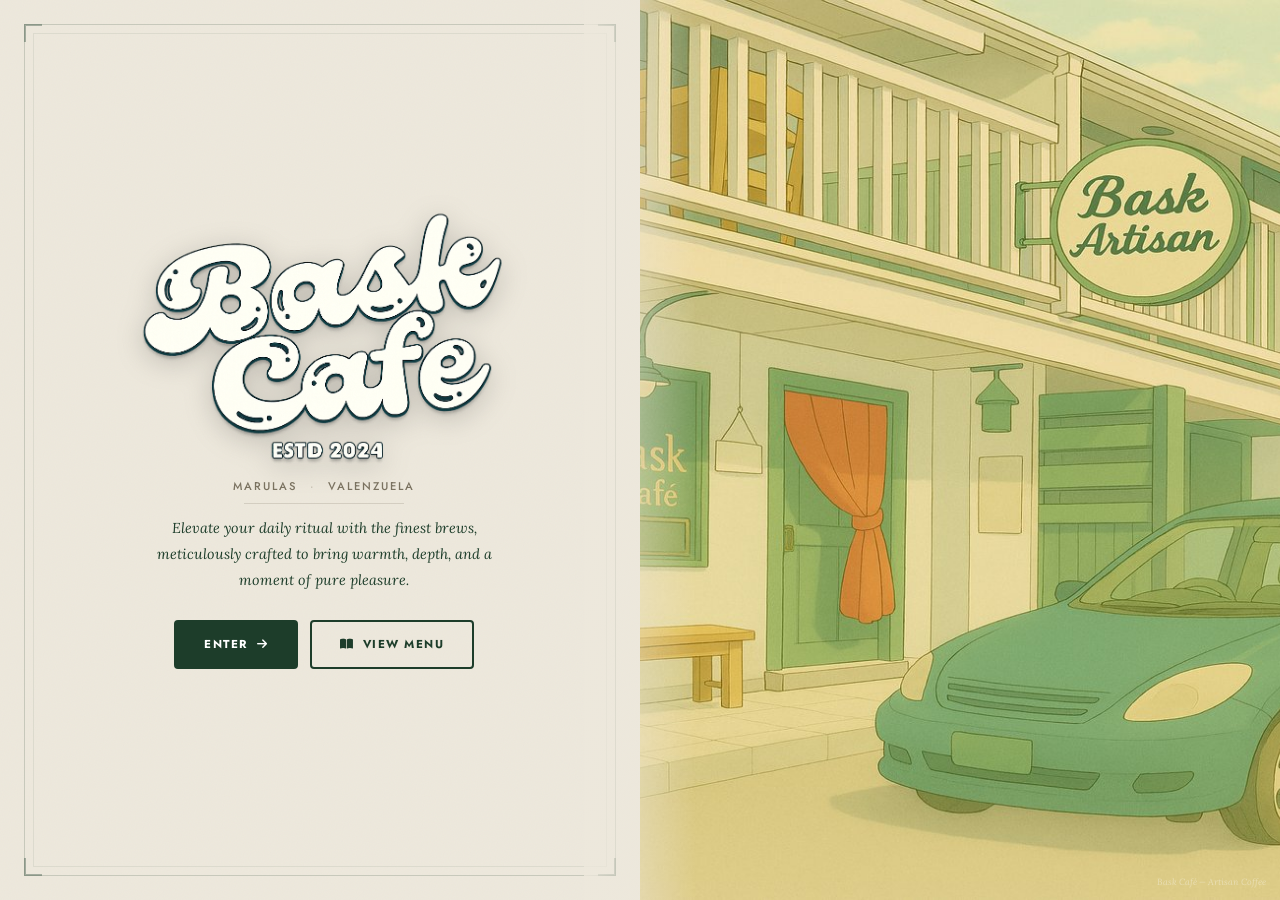
<file: index.html>
<!DOCTYPE html>
<html lang="en">
<head>
<meta charset="UTF-8"/>
<meta name="viewport" content="width=device-width,initial-scale=1.0"/>
<title>Bask Café — Welcome</title>
<meta name="description" content="Bask Café — A warm corner in Valenzuela City where every cup tells a story."/>
<link rel="preconnect" href="https://fonts.googleapis.com"/>
<link rel="preconnect" href="https://fonts.gstatic.com" crossorigin/>
<link href="https://fonts.googleapis.com/css2?family=Cormorant+Garamond:ital,wght@0,400;0,600;0,700;1,400&family=Jost:wght@300;400;500;600;700&family=Lora:ital,wght@0,400;0,600;1,400&display=swap" rel="stylesheet"/>
<link rel="stylesheet" href="https://cdn.jsdelivr.net/npm/bootstrap@5.3.2/dist/css/bootstrap.min.css"/>
<link rel="stylesheet" href="https://cdnjs.cloudflare.com/ajax/libs/font-awesome/6.5.0/css/all.min.css"/>
<style>
*,*::before,*::after{box-sizing:border-box;margin:0;padding:0;}
:root{
  --ch:#EDE8DC;
  --fo:#1D3D2A;
  --mu:#7A7260;
  --ff-u:'Jost',sans-serif;
  --ff-b:'Lora',serif;
  --ff-h:'Cormorant Garamond',serif;
}
html,body{height:100%;font-family:var(--ff-b);font-size:16px;}
img{max-width:100%;display:block;}

/* ══ WRAPPER — desktop: side-by-side, fills viewport ══ */
.wrap{
  display:flex;
  width:100%;
  height:100vh;
  overflow:hidden;
  position:relative;
}

/* ══ SEAM FADE — on the wrapper, never clipped ══ */
.wrap::after{
  content:'';
  position:absolute;
  top:0;
  left:calc(50% - 56px);
  width:112px;
  height:100%;
  background:linear-gradient(to right,rgba(237,232,220,.82) 0%,rgba(237,232,220,0) 100%);
  z-index:20;
  pointer-events:none;
}

/* ══ LEFT PANEL ══ */
.p-left{
  width:50%;
  height:100%;
  background:var(--ch);
  display:flex;
  align-items:center;
  justify-content:center;
  padding:48px 52px 72px 60px;
  position:relative;
  overflow:hidden;
  flex-shrink:0;
}
.p-left::before{
  content:'';
  position:absolute;inset:0;
  background-image:url("data:image/svg+xml,%3Csvg viewBox='0 0 200 200' xmlns='http://www.w3.org/2000/svg'%3E%3Cfilter id='n'%3E%3CfeTurbulence type='fractalNoise' baseFrequency='.85' numOctaves='4'/%3E%3C/filter%3E%3Crect width='100%25' height='100%25' filter='url(%23n)'/%3E%3C/svg%3E");
  background-size:200px;opacity:.032;pointer-events:none;z-index:0;
}
.p-left__inner{
  position:relative;z-index:1;
  display:flex;flex-direction:column;align-items:center;
  text-align:center;
  width:100%;max-width:400px;padding:0 16px;
}

/* ══ LOGO ══ */
.logo-wrap{width:100%;margin-bottom:12px;opacity:0;animation:fUp .8s ease .15s forwards;}
.logo-img{
  width:100%;max-width:clamp(260px,80vw,380px);height:auto;
  margin:0 auto;object-fit:contain;
  filter:drop-shadow(0 6px 14px rgba(0,0,0,.18));
  animation:lBounce 3.2s ease-in-out .95s infinite;
}
@keyframes lBounce{0%,100%{transform:translateY(0)}45%{transform:translateY(-9px)}65%{transform:translateY(-7px)}}

/* Fallback text logo */
.logo-text{font-family:var(--ff-h);font-size:clamp(5.2rem,9vw,7.2rem);color:var(--fo);line-height:1;display:block;}
.logo-estd{font-family:var(--ff-u);font-size:.65rem;font-weight:600;letter-spacing:4px;text-transform:uppercase;color:var(--fo);opacity:.45;margin-top:8px;display:block;}

/* ══ LOCATION ══ */
.loc{font-family:var(--ff-u);font-size:clamp(0.6rem,1vw,0.7rem);font-weight:500;letter-spacing:2px;text-transform:uppercase;color:var(--mu);margin-bottom:8px;opacity:0;animation:fUp .7s ease .42s forwards;}
.loc span{margin:0 8px;opacity:.35;}

/* ══ RULE ══ */
.rule{width:clamp(120px,30vw,160px);height:1px;background:var(--mu);margin:0 auto 12px;opacity:0;animation:fIn .5s ease .52s forwards;}

/* ══ TAGLINE ══ */
.tagline{font-family:var(--ff-b);font-style:italic;font-size:clamp(.9rem,1.1vw,1.05rem);color:var(--fo);opacity:0;line-height:1.8;max-width:340px;margin-bottom:26px;animation:fUp .8s ease .62s forwards;}

/* ══ BUTTONS ══ */
.cta{display:flex;gap:12px;justify-content:center;flex-wrap:wrap;opacity:0;animation:fUp .8s ease .8s forwards;}
.btn-enter{display:inline-flex;align-items:center;gap:9px;font-family:var(--ff-u);font-size:.72rem;font-weight:700;letter-spacing:1.5px;text-transform:uppercase;background:var(--fo);color:#fff;border:2px solid var(--fo);padding:14px 28px;border-radius:4px;text-decoration:none;transition:background .22s,color .22s;}
.btn-enter:hover{background:transparent;color:var(--fo);}
.btn-menu{display:inline-flex;align-items:center;gap:8px;font-family:var(--ff-u);font-size:.72rem;font-weight:700;letter-spacing:1.5px;text-transform:uppercase;background:transparent;color:var(--fo);border:2px solid var(--fo);padding:14px 28px;border-radius:4px;text-decoration:none;transition:background .22s,color .22s;}
.btn-menu:hover{background:var(--fo);color:#fff;}

/* ══ RIGHT PANEL ══ */
.p-right{width:50%;height:100%;overflow:hidden;position:relative;flex-shrink:0;}
.p-right img{width:100%;height:100%;object-fit:cover;object-position:center;animation:kB 24s ease-in-out infinite alternate;}
@keyframes kB{from{transform:scale(1)}to{transform:scale(1.05)}}
.caption{position:absolute;bottom:12px;right:14px;font-family:var(--ff-b);font-size:.56rem;font-style:italic;color:rgba(255,255,255,.38);z-index:2;}

/* ══ ANIMATIONS ══ */
@keyframes fUp{from{opacity:0;transform:translateY(16px)}to{opacity:1;transform:translateY(0)}}
@keyframes fIn{from{opacity:0}to{opacity:.22}}

/* ══ TABLET 768–1023px ══
   Panels stay side-by-side but shrink proportionally.
   Left panel reduces padding; logo scales via clamp.
*/
@media(min-width:768px)and(max-width:1023.98px){
  html,body{font-size:15px;}
  .p-left{padding:40px 32px 60px 40px;}
  .p-left__inner{max-width:320px;padding:0;}
  .logo-img{max-width:300px;}
  .tagline{font-size:0.92rem;line-height:1.8;max-width:100%;}
  .btn-enter,.btn-menu{padding:11px 22px;font-size:0.66rem;}
  .wrap::after{width:80px;left:calc(50% - 40px);}
}

/* ══ MOBILE ≤767px ══
   Stack vertically: content panel on top, image below.
   overflow:hidden removed from html/body to allow natural height.
*/
@media(max-width:767.98px){
  html,body{height:auto;overflow:auto;font-size:14px;}
  .wrap{flex-direction:column;width:100%;height:auto;min-height:100vh;overflow:visible;}
  .wrap::after{display:none;}
  .p-left{
    width:100%;height:auto;
    padding:48px 24px 36px;
    align-items:center;
  }
  .p-left__inner{max-width:100%;padding:0 8px;}
  .logo-img{max-width:280px;}
  .logo-estd{margin-top:6px;}
  .loc{font-size:0.65rem;margin-bottom:6px;}
  .rule{width:140px;margin:0 auto 10px;}
  .tagline{font-size:0.9rem;line-height:1.7;max-width:100%;margin-bottom:20px;}
  .cta{gap:10px;flex-wrap:wrap;}
  .btn-enter,.btn-menu{padding:10px 20px;font-size:0.64rem;}
  .p-right{width:100%;height:50vh;min-height:240px;flex-shrink:0;}
  .p-right img{animation:none;}
}

/* ══ SMALL PHONE ≤380px ══ */
@media(max-width:600px){
  html,body{font-size:13px;}
  .p-left{padding:40px 20px 32px;}
  .p-left__inner{padding:0;}
  .logo-img{max-width:260px;}
  .logo-estd{font-size:0.54rem;margin-top:4px;}
  .loc{font-size:0.6rem;margin-bottom:4px;}
  .rule{width:120px;margin:0 auto 8px;}
  .tagline{font-size:0.85rem;margin-bottom:16px;}
  .btn-enter,.btn-menu{padding:9px 18px;font-size:0.6rem;}
  .cta{gap:8px;}
  .p-right{height:45vh;min-height:200px;}
}

/* ══ MOBILE: hide right panel ══ */
@media(max-width:767.98px){
  .p-right{display:none!important;}
  .wrap{height:100vh;min-height:0;}
  .p-left{width:100%;height:100vh;padding:48px 32px;}
}

/* ══ LEFT PANEL FRAME AESTHETIC ══ */
.p-left__frame{
  position:absolute;inset:24px;
  border:1px solid rgba(29,61,42,.18);
  pointer-events:none;z-index:2;
}
.p-left__frame::before{
  content:'';position:absolute;inset:8px;
  border:1px solid rgba(29,61,42,.08);
}
.p-left__corner{
  position:absolute;width:18px;height:18px;
  border-color:rgba(29,61,42,.35);border-style:solid;
}
.p-left__corner--tl{top:-1px;left:-1px;border-width:2px 0 0 2px;}
.p-left__corner--tr{top:-1px;right:-1px;border-width:2px 2px 0 0;}
.p-left__corner--bl{bottom:-1px;left:-1px;border-width:0 0 2px 2px;}
.p-left__corner--br{bottom:-1px;right:-1px;border-width:0 2px 2px 0;}
</style>
</head>
<body>

<div class="wrap">

  <div class="p-left">
    <div class="p-left__frame">
      <div class="p-left__corner p-left__corner--tl"></div>
      <div class="p-left__corner p-left__corner--tr"></div>
      <div class="p-left__corner p-left__corner--bl"></div>
      <div class="p-left__corner p-left__corner--br"></div>
    </div>
    <div class="p-left__inner">

      <div class="logo-wrap">
        <img
          src="../images/BASKCAFELOGO.png"
          alt="Bask Café"
          class="logo-img"
          onerror="this.style.display='none';document.getElementById('logo-fb').style.display='block';"
        />
        <div id="logo-fb" style="display:none;">
          <span class="logo-text">Bask<br>Café</span>
          <span class="logo-estd">ESTD 2024</span>
        </div>
      </div>

      <p class="loc">Marulas <span>&middot;</span> Valenzuela</p>

      <div class="rule"></div>

      <p class="tagline">Elevate your daily ritual with the finest brews, meticulously crafted to bring warmth, depth, and a moment of pure pleasure.</p>

      <div class="cta">
        <a href="loading.html?to=home.html" class="btn-enter">Enter <i class="fas fa-arrow-right"></i></a>
        <a href="loading.html?to=menu.html" class="btn-menu"><i class="fas fa-book-open"></i> View Menu</a>
      </div>

    </div>
  </div>

  <div class="p-right">
    <img
      src="../images/bask_splash.jpg"
      alt="Bask Café — café exterior"
      onerror="this.src='https://images.unsplash.com/photo-1445116572660-236099ec97a0?w=1200&q=85';"
    />
    <span class="caption">Bask Café &mdash; Artisan Coffee</span>
  </div>

</div>

<script src="https://cdn.jsdelivr.net/npm/bootstrap@5.3.2/dist/js/bootstrap.bundle.min.js"></script>
</body>
</html>
</file>
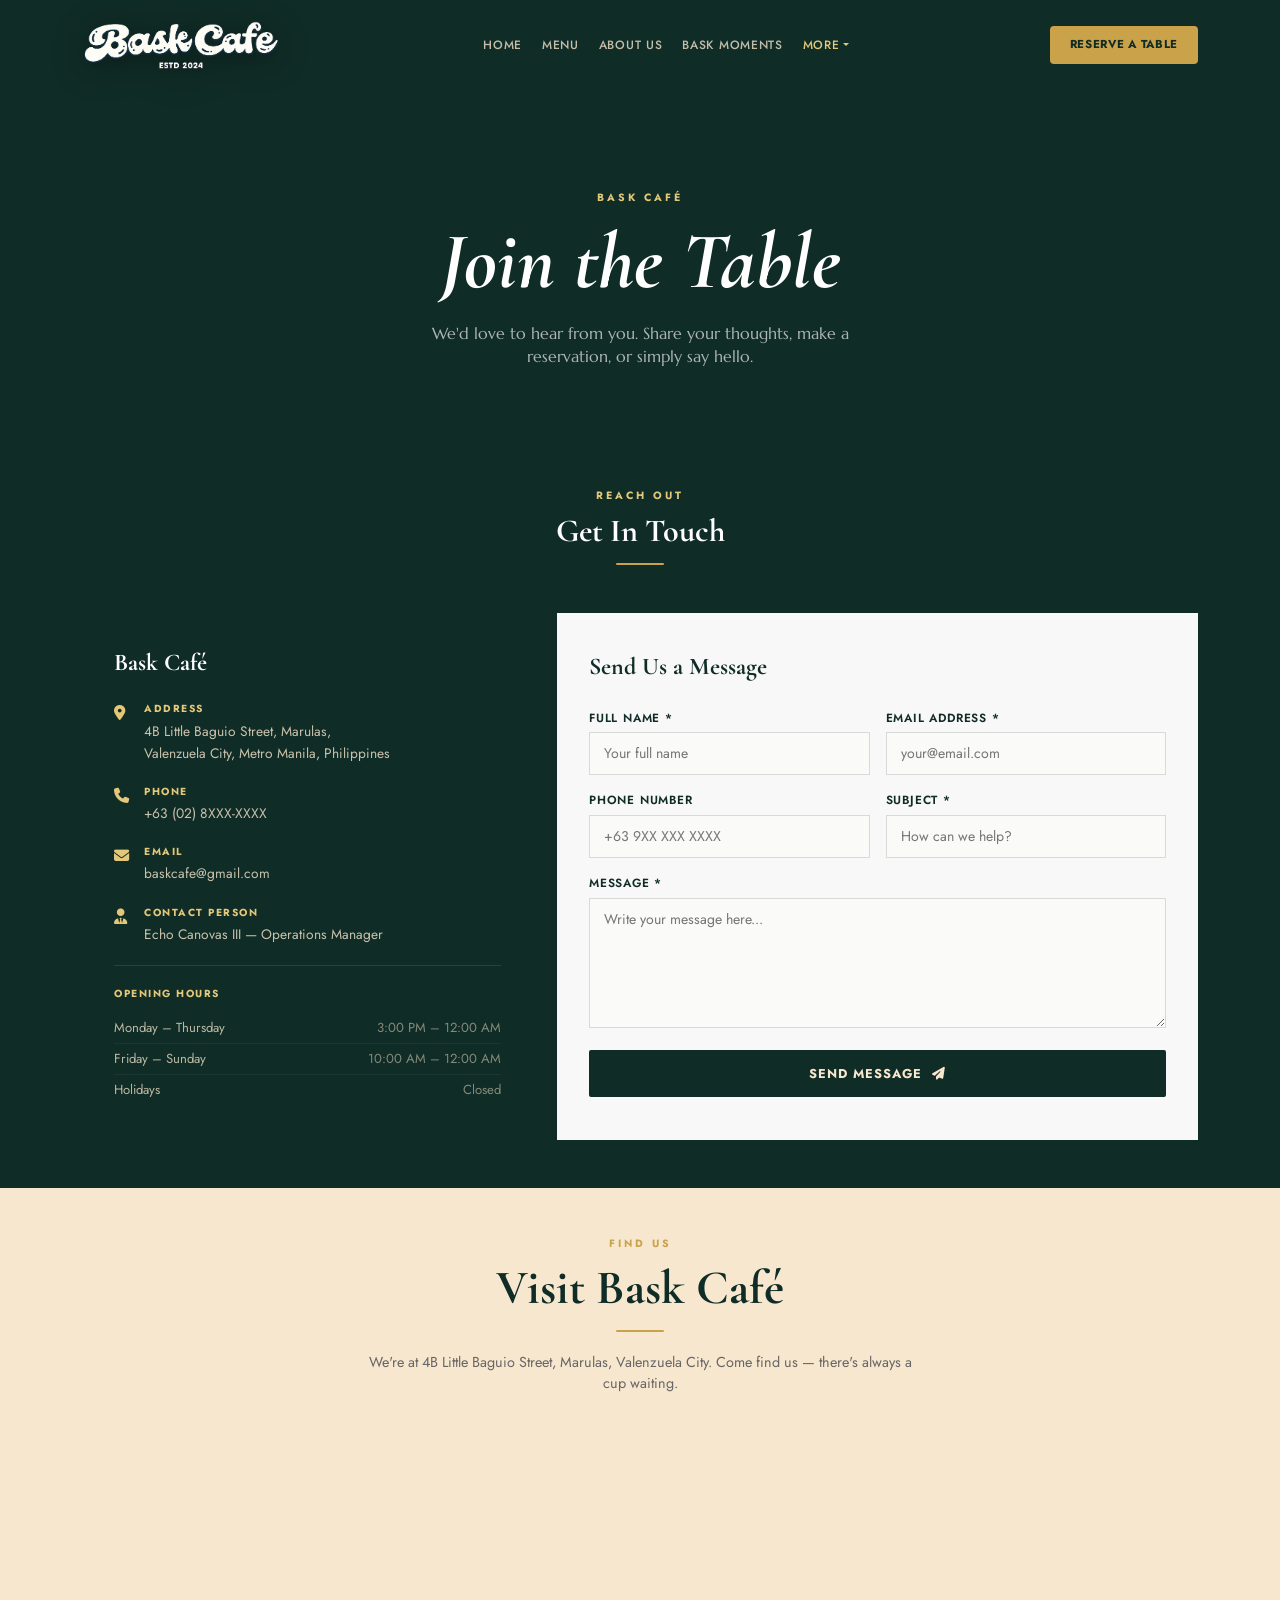
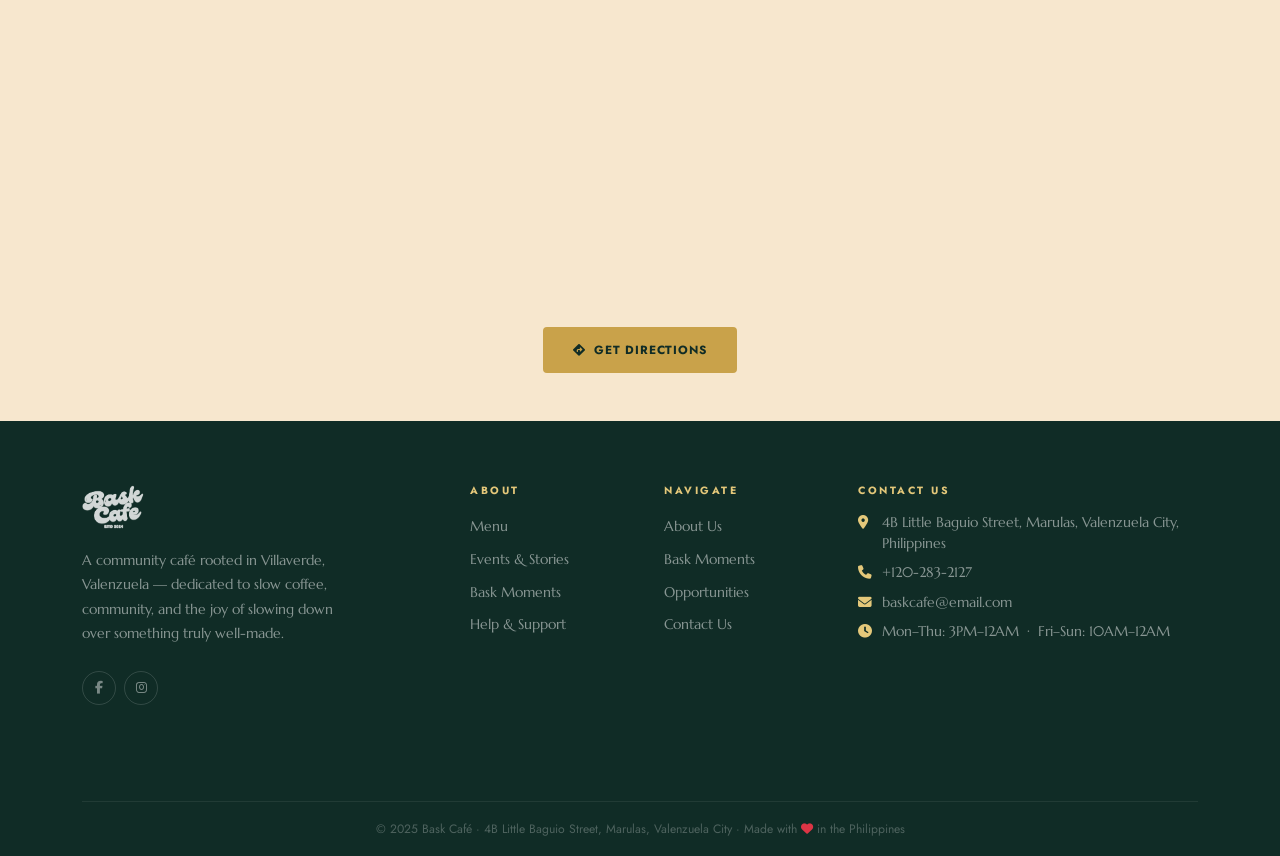
<file: contact.html>
<!DOCTYPE html>
<html lang="en">
<head>
<meta charset="UTF-8"/>
<meta name="viewport" content="width=device-width,initial-scale=1.0"/>
<title>Bask Café — Contact Us</title>
<link rel="preconnect" href="https://fonts.googleapis.com"/>
<link rel="preconnect" href="https://fonts.gstatic.com" crossorigin/>
<link href="https://fonts.googleapis.com/css2?family=Cormorant+Garamond:ital,wght@0,400;0,600;0,700;1,400&family=Marcellus&family=Jost:wght@300;400;500;600;700&display=swap" rel="stylesheet"/>
<link rel="stylesheet" href="https://cdn.jsdelivr.net/npm/bootstrap@5.3.8/dist/css/bootstrap.min.css"/>
<link rel="stylesheet" href="https://cdnjs.cloudflare.com/ajax/libs/font-awesome/6.5.0/css/all.min.css"/>
<style>
:root{--df:#102C26;--cr:#F7E7CE;--df-lt:#1B3A2F;--gold:#C9A24A;--gold-lt:#E4C87A;--ff-h:'Cormorant Garamond',serif;--ff-b:'Marcellus',serif;--ff-u:'Jost',sans-serif;}
*{box-sizing:border-box;}
body{font-family:var(--ff-b);background:var(--cr);color:var(--df);overflow-x:hidden;}
h1,h2,h3,h4,h5,h6{font-family:var(--ff-h);font-weight:700;color:var(--df);}
a{text-decoration:none;color:inherit;}
img{max-width:100%;}
.bask-nav{background:var(--df)!important;position:sticky;top:0;z-index:1050;transition:background .3s;overflow:visible;}
.bask-nav.scrolled{background:rgba(16,44,38,.97)!important;backdrop-filter:blur(12px);}
.nav-logo-wrap{position:relative;display:flex;align-items:center;}
.nav-logo-img{height:64px;width:auto;position:relative;z-index:1060;filter:drop-shadow(0 4px 16px rgba(0,0,0,.35));transition:height .2s;}
.bask-nav.scrolled .nav-logo-img{height:48px;}
.bask-nav .nav-link{font-family:var(--ff-u);font-size:.75rem;font-weight:500;letter-spacing:.7px;text-transform:uppercase;color:rgba(247,231,206,.78)!important;padding:6px 0!important;margin:0 10px;transition:color .2s;}
.bask-nav .nav-link:hover,.bask-nav .nav-link.active{color:var(--gold-lt)!important;}
.bask-nav .dropdown-menu{background:#fff;border:none;border-top:2px solid var(--gold);border-radius:0 0 8px 8px;box-shadow:0 12px 32px rgba(0,0,0,.12);padding:8px;min-width:190px;z-index:1060;}
.bask-nav .dropdown-item{font-family:var(--ff-u);font-size:.8rem;color:#444;padding:9px 14px;border-radius:4px;transition:background .18s;}
.bask-nav .dropdown-item:hover{background:var(--cr);color:var(--df);}
.btn-reserve{font-family:var(--ff-u);font-size:.72rem;font-weight:700;letter-spacing:.7px;text-transform:uppercase;background:var(--gold);color:var(--df)!important;padding:8px 18px;border-radius:4px;border:2px solid var(--gold);transition:all .25s;white-space:nowrap;}
.btn-reserve:hover{background:transparent;color:var(--gold)!important;border-color:var(--gold);}
.navbar-toggler{border-color:rgba(247,231,206,.3);padding:4px 8px;}
.navbar-toggler-icon{background-image:url("data:image/svg+xml,%3csvg xmlns='http://www.w3.org/2000/svg' viewBox='0 0 30 30'%3e%3cpath stroke='rgba%28247%2C231%2C206%2C.85%29' stroke-width='2' d='M4 7h22M4 15h22M4 23h22'/%3e%3c/svg%3e");width:1.2em;height:1.2em;}
@media(max-width:991.98px){
  .bask-nav .navbar-collapse{background:var(--df-lt);padding:12px 16px;margin-top:6px;border-radius:8px;border:1px solid rgba(255,255,255,.06);}
  .bask-nav .navbar-collapse .navbar-nav{text-align:center;}
  .bask-nav .nav-link{padding:10px 0!important;margin:0;border-bottom:1px solid rgba(255,255,255,.05);}
  .btn-reserve{margin-top:10px;display:block;text-align:center;}
  .nav-logo-img{height:52px;}
  .bask-nav.scrolled .nav-logo-img{height:44px;}
}
.page-hero{background:var(--df);padding:100px 0 72px;text-align:center;position:relative;overflow:hidden;}
.page-hero::before{content:'';position:absolute;inset:0;background:url('https://images.unsplash.com/photo-1442512595331-e89e73853f31?w=1600&q=60') center/cover;opacity:.15;}
.page-hero .container{position:relative;z-index:2;}
.eyebrow{font-family:var(--ff-u);font-size:.66rem;font-weight:700;letter-spacing:3px;text-transform:uppercase;color:var(--gold);display:block;margin-bottom:8px;}
.eyebrow-lt{color:var(--gold-lt);}
.page-hero h1{font-family:var(--ff-h);font-size:clamp(2.8rem,7vw,5rem);color:#fff;margin-bottom:12px;font-style:italic;}
.page-hero p{color:rgba(255,255,255,.65);font-size:.97rem;max-width:480px;margin:0 auto;}
.s-rule{width:48px;height:2px;background:var(--gold);border-radius:1px;margin:12px auto 20px;}
.s-rule-left{margin-left:0;margin-right:0;}
.section-title{font-family:var(--ff-h);font-size:clamp(2rem,4vw,3rem);color:var(--df);}
.section-title-white{color:#fff;}
.copy-muted{font-family:var(--ff-u);font-size:.9rem;color:#666;max-width:560px;margin:0 auto;}
.info-card{background:var(--df);padding:36px 32px;height:100%;}
.info-card h3{font-family:var(--ff-h);font-size:1.5rem;color:#fff;margin-bottom:24px;}
.info-detail{display:flex;gap:14px;margin-bottom:20px;align-items:flex-start;}
.info-detail i{color:var(--gold-lt);font-size:.95rem;margin-top:4px;width:16px;flex-shrink:0;}
.info-detail__label{font-family:var(--ff-u);font-size:.64rem;font-weight:700;letter-spacing:1.5px;text-transform:uppercase;color:var(--gold-lt);margin-bottom:3px;}
.info-detail__val{font-family:var(--ff-u);font-size:.86rem;color:rgba(247,231,206,.8);line-height:1.6;}
.hours-table{margin-top:20px;border-top:1px solid rgba(255,255,255,.1);padding-top:20px;}
.hours-table__title{font-family:var(--ff-u);font-size:.64rem;font-weight:700;letter-spacing:1.5px;text-transform:uppercase;color:var(--gold-lt);margin-bottom:12px;}
.hours-row{display:flex;justify-content:space-between;font-family:var(--ff-u);font-size:.82rem;color:rgba(247,231,206,.75);padding:5px 0;border-bottom:1px solid rgba(255,255,255,.05);}
.hours-row:last-child{border-bottom:none;}
.hours-row__day{}
.hours-row__time{color:rgba(247,231,206,.5);}
.form-card{background:#fff;padding:36px 32px;height:100%;}
@media(max-width:575.98px){.form-card,.info-card{padding:24px 18px;}}
.form-card__title{font-family:var(--ff-h);font-size:1.5rem;font-weight:700;color:var(--df);margin-bottom:24px;}
.form-lbl{font-family:var(--ff-u);font-size:.74rem;font-weight:600;letter-spacing:.8px;text-transform:uppercase;color:var(--df);display:block;margin-bottom:6px;}
.form-inp{width:100%;font-family:var(--ff-u);font-size:.88rem;color:var(--df);background:#fafaf8;border:1.5px solid rgba(16,44,38,.15);border-radius:0;padding:10px 14px;transition:border-color .2s;outline:none;}
.form-inp:focus{border-color:var(--gold);background:#fff;}
textarea.form-inp{resize:vertical;min-height:130px;}
.btn-submit{font-family:var(--ff-u);font-size:.8rem;font-weight:700;letter-spacing:1px;text-transform:uppercase;background:var(--df);color:var(--cr)!important;padding:14px 28px;border:none;border-radius:2px;width:100%;cursor:pointer;transition:background .25s;}
.btn-submit:hover{background:var(--df-lt);}
.success-box{display:none;text-align:center;padding:40px 24px;}
.success-box__icon{width:56px;height:56px;background:var(--gold);border-radius:50%;display:flex;align-items:center;justify-content:center;margin:0 auto 16px;font-size:1.4rem;color:var(--df);}
.success-box__title{font-family:var(--ff-h);font-size:1.4rem;color:var(--df);margin-bottom:8px;}
.success-box__copy{font-family:var(--ff-u);font-size:.88rem;color:#666;}
.map-frame{border:0;width:100%;height:460px;display:block;filter:grayscale(15%);}
.btn-gold{font-family:var(--ff-u);font-size:.74rem;font-weight:700;letter-spacing:.8px;text-transform:uppercase;background:var(--gold);color:var(--df)!important;padding:12px 28px;border-radius:4px;border:2px solid var(--gold);transition:all .25s;display:inline-block;}
.btn-gold:hover{background:transparent;color:var(--gold)!important;}
.bask-footer{background:var(--df);padding:64px 0 0;}
.f-brand{font-family:var(--ff-h);font-size:1.4rem;font-weight:700;color:#fff;margin-bottom:10px;display:flex;align-items:center;gap:8px;}
.f-brand i{color:var(--gold);}
.f-desc{font-size:.86rem;color:rgba(255,255,255,.5);line-height:1.78;max-width:280px;}
.f-head{font-family:var(--ff-u);font-size:.66rem;font-weight:700;letter-spacing:2.5px;text-transform:uppercase;color:var(--gold-lt);margin-bottom:16px;}
.f-links{list-style:none;padding:0;margin:0;}
.f-links li{margin-bottom:8px;}
.f-links a{font-size:.86rem;color:rgba(255,255,255,.5);transition:color .18s,padding-left .18s;}
.f-links a:hover{color:var(--gold-lt);padding-left:4px;}
.f-contact{display:flex;gap:10px;align-items:flex-start;margin-bottom:9px;font-size:.85rem;color:rgba(255,255,255,.5);}
.f-contact i{color:var(--gold-lt);margin-top:3px;flex-shrink:0;width:14px;}
.f-bottom{border-top:1px solid rgba(255,255,255,.07);margin-top:48px;padding:18px 0;text-align:center;font-family:var(--ff-u);font-size:.76rem;color:rgba(255,255,255,.26);}
.f-social{width:34px;height:34px;border-radius:50%;border:1px solid rgba(255,255,255,.14);display:inline-flex;align-items:center;justify-content:center;color:rgba(255,255,255,.44);font-size:.8rem;transition:all .22s;}
.f-social:hover{background:var(--gold);border-color:var(--gold);color:var(--df);}
.btt{position:fixed;bottom:24px;right:24px;width:42px;height:42px;background:var(--gold);color:var(--df);border:none;border-radius:50%;display:flex;align-items:center;justify-content:center;opacity:0;pointer-events:none;transition:opacity .3s,transform .3s;z-index:999;cursor:pointer;font-size:.95rem;}
.btt.on{opacity:1;pointer-events:all;}
.btt:hover{transform:translateY(-3px);}
[data-reveal]{opacity:0;transform:translateY(22px);transition:opacity .6s ease,transform .6s ease;}
[data-reveal].revealed{opacity:1;transform:none;}
[data-reveal-delay="1"]{transition-delay:.1s;}
[data-reveal-delay="2"]{transition-delay:.2s;}
[data-reveal-delay="3"]{transition-delay:.3s;}
[data-reveal-delay="4"]{transition-delay:.42s;}
</style>
</head>
<body>

<nav class="navbar navbar-expand-lg bask-nav py-2" id="mainNav">
  <div class="container">
    <a class="navbar-brand nav-logo-wrap" href="index.html">
      <img src="../images/BASKCAFENOBG.png" alt="Bask Café" class="nav-logo-img"
        onerror="this.src='https://images.unsplash.com/photo-1495474472287-4d71bcdd2085?w=80&q=60';this.style.height='44px';this.style.borderRadius='4px'"/>
    </a>
    <button class="navbar-toggler" type="button" data-bs-toggle="collapse" data-bs-target="#navMenu" aria-controls="navMenu" aria-expanded="false" aria-label="Toggle navigation">
      <span class="navbar-toggler-icon"></span>
    </button>
    <div class="collapse navbar-collapse" id="navMenu">
      <ul class="navbar-nav mx-auto py-2 py-lg-0 align-items-lg-center">
        <li class="nav-item"><a class="nav-link" href="home.html">Home</a></li>
        <li class="nav-item"><a class="nav-link" href="menu.html">Menu</a></li>
        <li class="nav-item"><a class="nav-link" href="about.html">About Us</a></li>
        <li class="nav-item"><a class="nav-link" href="bask-moments.html">Bask Moments</a></li>
        <li class="nav-item dropdown">
          <a class="nav-link active dropdown-toggle" href="#" role="button" data-bs-toggle="dropdown" aria-expanded="false">More</a>
          <ul class="dropdown-menu">
            <li><a class="dropdown-item" href="events.html"><i class="fas fa-calendar-alt me-2 opacity-50"></i>Events &amp; Stories</a></li>
            <li><a class="dropdown-item" href="opportunities.html"><i class="fas fa-briefcase me-2 opacity-50"></i>Opportunities</a></li>
            <li><hr class="dropdown-divider"/></li>
            <li><a class="dropdown-item" href="contact.html"><i class="fas fa-envelope me-2 opacity-50"></i>Contact Us</a></li>
          </ul>
        </li>
      </ul>
      <a href="contact.html" class="btn-reserve ms-lg-3">Reserve a Table</a>
    </div>
  </div>
</nav>

<section class="page-hero">
  <div class="container" data-reveal>
    <span class="eyebrow eyebrow-lt">Bask Café</span>
    <h1>Join the Table</h1>
    <p>We'd love to hear from you. Share your thoughts, make a reservation, or simply say hello.</p>
  </div>
</section>

<section class="py-5" style="background:var(--df);">
  <div class="container">
    <div class="text-center mb-5" data-reveal>
      <span class="eyebrow eyebrow-lt">Reach Out</span>
      <h2 class="mt-2 section-title-white">Get In Touch</h2>
      <div class="s-rule"></div>
    </div>
    <div class="row g-4">
      <div class="col-lg-5" data-reveal data-reveal-delay="1">
        <div class="info-card">
          <h3>Bask Café</h3>
          <div class="info-detail">
            <i class="fas fa-map-marker-alt"></i>
            <div>
              <div class="info-detail__label">Address</div>
              <div class="info-detail__val">4B Little Baguio Street, Marulas,<br>Valenzuela City, Metro Manila, Philippines</div>
            </div>
          </div>
          <div class="info-detail">
            <i class="fas fa-phone"></i>
            <div>
              <div class="info-detail__label">Phone</div>
              <div class="info-detail__val">+63 (02) 8XXX-XXXX</div>
            </div>
          </div>
          <div class="info-detail">
            <i class="fas fa-envelope"></i>
            <div>
              <div class="info-detail__label">Email</div>
              <div class="info-detail__val">baskcafe@gmail.com</div>
            </div>
          </div>
          <div class="info-detail">
            <i class="fas fa-user-tie"></i>
            <div>
              <div class="info-detail__label">Contact Person</div>
              <div class="info-detail__val">Echo Canovas III — Operations Manager</div>
            </div>
          </div>
          <div class="hours-table">
            <div class="hours-table__title">Opening Hours</div>
            <div class="hours-row"><span class="hours-row__day">Monday – Thursday</span><span class="hours-row__time">3:00 PM – 12:00 AM</span></div>
            <div class="hours-row"><span class="hours-row__day">Friday – Sunday</span><span class="hours-row__time">10:00 AM – 12:00 AM</span></div>
            <div class="hours-row"><span class="hours-row__day">Holidays</span><span class="hours-row__time">Closed</span></div>
          </div>
        </div>
      </div>
      <div class="col-lg-7" data-reveal data-reveal-delay="2">
        <div class="form-card" style="background:rgba(255,255,255,.97);">
          <div class="form-card__title">Send Us a Message</div>
          <div id="contactForm">
            <div class="row g-3">
              <div class="col-md-6">
                <label class="form-lbl" for="cName">Full Name *</label>
                <input type="text" id="cName" class="form-inp" placeholder="Your full name"/>
              </div>
              <div class="col-md-6">
                <label class="form-lbl" for="cEmail">Email Address *</label>
                <input type="email" id="cEmail" class="form-inp" placeholder="your@email.com"/>
              </div>
              <div class="col-md-6">
                <label class="form-lbl" for="cPhone">Phone Number</label>
                <input type="tel" id="cPhone" class="form-inp" placeholder="+63 9XX XXX XXXX"/>
              </div>
              <div class="col-md-6">
                <label class="form-lbl" for="cSubject">Subject *</label>
                <input type="text" id="cSubject" class="form-inp" placeholder="How can we help?"/>
              </div>
              <div class="col-12">
                <label class="form-lbl" for="cMessage">Message *</label>
                <textarea id="cMessage" class="form-inp" rows="5" placeholder="Write your message here..."></textarea>
              </div>
              <div class="col-12">
                <button type="button" class="btn-submit" id="contactSubmit">Send Message &nbsp;<i class="fas fa-paper-plane"></i></button>
              </div>
            </div>
          </div>
          <div class="success-box" id="contactSuccess">
            <div class="success-box__icon"><i class="fas fa-check"></i></div>
            <div class="success-box__title">Message Sent!</div>
            <p class="success-box__copy">Thank you for reaching out. We'll get back to you within 24 hours.</p>
          </div>
        </div>
      </div>
    </div>
  </div>
</section>

<section class="py-5" style="background:var(--cr);">
  <div class="container">
    <div class="text-center mb-5" data-reveal>
      <span class="eyebrow">Find Us</span>
      <h2 class="section-title mt-2">Visit Bask Café</h2>
      <div class="s-rule"></div>
      <p class="copy-muted">We're at 4B Little Baguio Street, Marulas, Valenzuela City. Come find us — there's always a cup waiting.</p>
    </div>
    <iframe
      src="https://www.google.com/maps/embed?pb=!1m18!1m12!1m3!1d3859.8041578899567!2d120.9764858!3d14.7164799!2m3!1f0!2f0!3f0!3m2!1i1024!2i768!4f13.1!3m3!1m2!1s0x3397b4c5e9f73fe3%3A0x3e0b4b12a3bbde98!2sLittle%20Baguio%20St%2C%20Marulas%2C%20Valenzuela%2C%20Metro%20Manila!5e0!3m2!1sen!2sph!4v1700000000000"
      class="map-frame"
      allowfullscreen=""
      loading="lazy"
      referrerpolicy="no-referrer-when-downgrade"
      data-reveal data-reveal-delay="1"
      title="Bask Café Location">
    </iframe>
    <div class="text-center mt-4" data-reveal data-reveal-delay="2">
      <a href="https://maps.google.com/?q=Little+Baguio+Street+Marulas+Valenzuela+City" target="_blank" rel="noopener" class="btn-gold"><i class="fas fa-directions me-2"></i>Get Directions</a>
    </div>
  </div>
</section>

<footer class="bask-footer" id="footer">
  <div class="container">
    <div class="row g-4 g-lg-5 pb-5">
      <div class="col-12 col-sm-6 col-lg-4">
        <div class="f-brand">
          <img src="../images/BASKCAFELOGO.png" alt="Bask Café" style="height:44px;width:auto;filter:brightness(0) invert(1);opacity:.82;margin-bottom:10px;display:block;" onerror="this.style.display='none'"/>
        </div>
        <p class="f-desc">A community café rooted in Villaverde, Valenzuela — dedicated to slow coffee, community, and the joy of slowing down over something truly well-made.</p>
        <div class="d-flex gap-2 mt-4">
          <a href="https://www.facebook.com/profile.php?id=61569599993182" class="f-social" aria-label="Facebook"><i class="fab fa-facebook-f"></i></a>
          <a href="https://www.instagram.com/baskcafe_" class="f-social" aria-label="Instagram"><i class="fab fa-instagram"></i></a>
        </div>
      </div>
      <div class="col-6 col-sm-3 col-lg-2">
        <h6 class="f-head">About</h6>
        <ul class="f-links">
          <li><a href="menu.html">Menu</a></li>
          <li><a href="events.html">Events &amp; Stories</a></li>
          <li><a href="bask-moments.html">Bask Moments</a></li>
          <li><a href="contact.html">Help &amp; Support</a></li>
        </ul>
      </div>
      <div class="col-6 col-sm-3 col-lg-2">
        <h6 class="f-head">Navigate</h6>
        <ul class="f-links">
          <li><a href="about.html">About Us</a></li>
          <li><a href="bask-moments.html">Bask Moments</a></li>
          <li><a href="opportunities.html">Opportunities</a></li>
          <li><a href="contact.html">Contact Us</a></li>
        </ul>
      </div>
      <div class="col-12 col-sm-6 col-lg-4">
        <h6 class="f-head">Contact Us</h6>
        <div class="f-contact"><i class="fas fa-map-marker-alt"></i><span>4B Little Baguio Street, Marulas, Valenzuela City, Philippines</span></div>
        <div class="f-contact"><i class="fas fa-phone"></i><span>+120-283-2127</span></div>
        <div class="f-contact"><i class="fas fa-envelope"></i><span>baskcafe@email.com</span></div>
        <div class="f-contact mt-2"><i class="fas fa-clock" style="color:var(--gold-lt);"></i><span>Mon–Thu: 3PM–12AM &nbsp;·&nbsp; Fri–Sun: 10AM–12AM</span></div>
      </div>
    </div>
    <div class="f-bottom">
      <p class="mb-0">&copy; 2025 Bask Café &middot; 4B Little Baguio Street, Marulas, Valenzuela City &middot; Made with <i class="fas fa-heart text-danger"></i> in the Philippines</p>
    </div>
  </div>
</footer>

<button class="btt" id="btt" aria-label="Back to top"><i class="fas fa-chevron-up"></i></button>

<script src="https://cdn.jsdelivr.net/npm/bootstrap@5.3.8/dist/js/bootstrap.bundle.min.js"></script>
<script>
const nav=document.getElementById('mainNav'),btt=document.getElementById('btt');
window.addEventListener('scroll',()=>{nav.classList.toggle('scrolled',window.scrollY>50);btt.classList.toggle('on',window.scrollY>400);},{passive:true});
btt.addEventListener('click',()=>window.scrollTo({top:0,behavior:'smooth'}));
const io=new IntersectionObserver((es,o)=>{es.forEach(e=>{if(e.isIntersecting){e.target.classList.add('revealed');o.unobserve(e.target);}});},{threshold:.08,rootMargin:'0px 0px -36px 0px'});
document.querySelectorAll('[data-reveal]').forEach(el=>io.observe(el));
document.getElementById('contactSubmit').addEventListener('click',()=>{
  document.getElementById('contactForm').style.display='none';
  document.getElementById('contactSuccess').style.display='block';
});
</script>
</body>
</html>
</file>
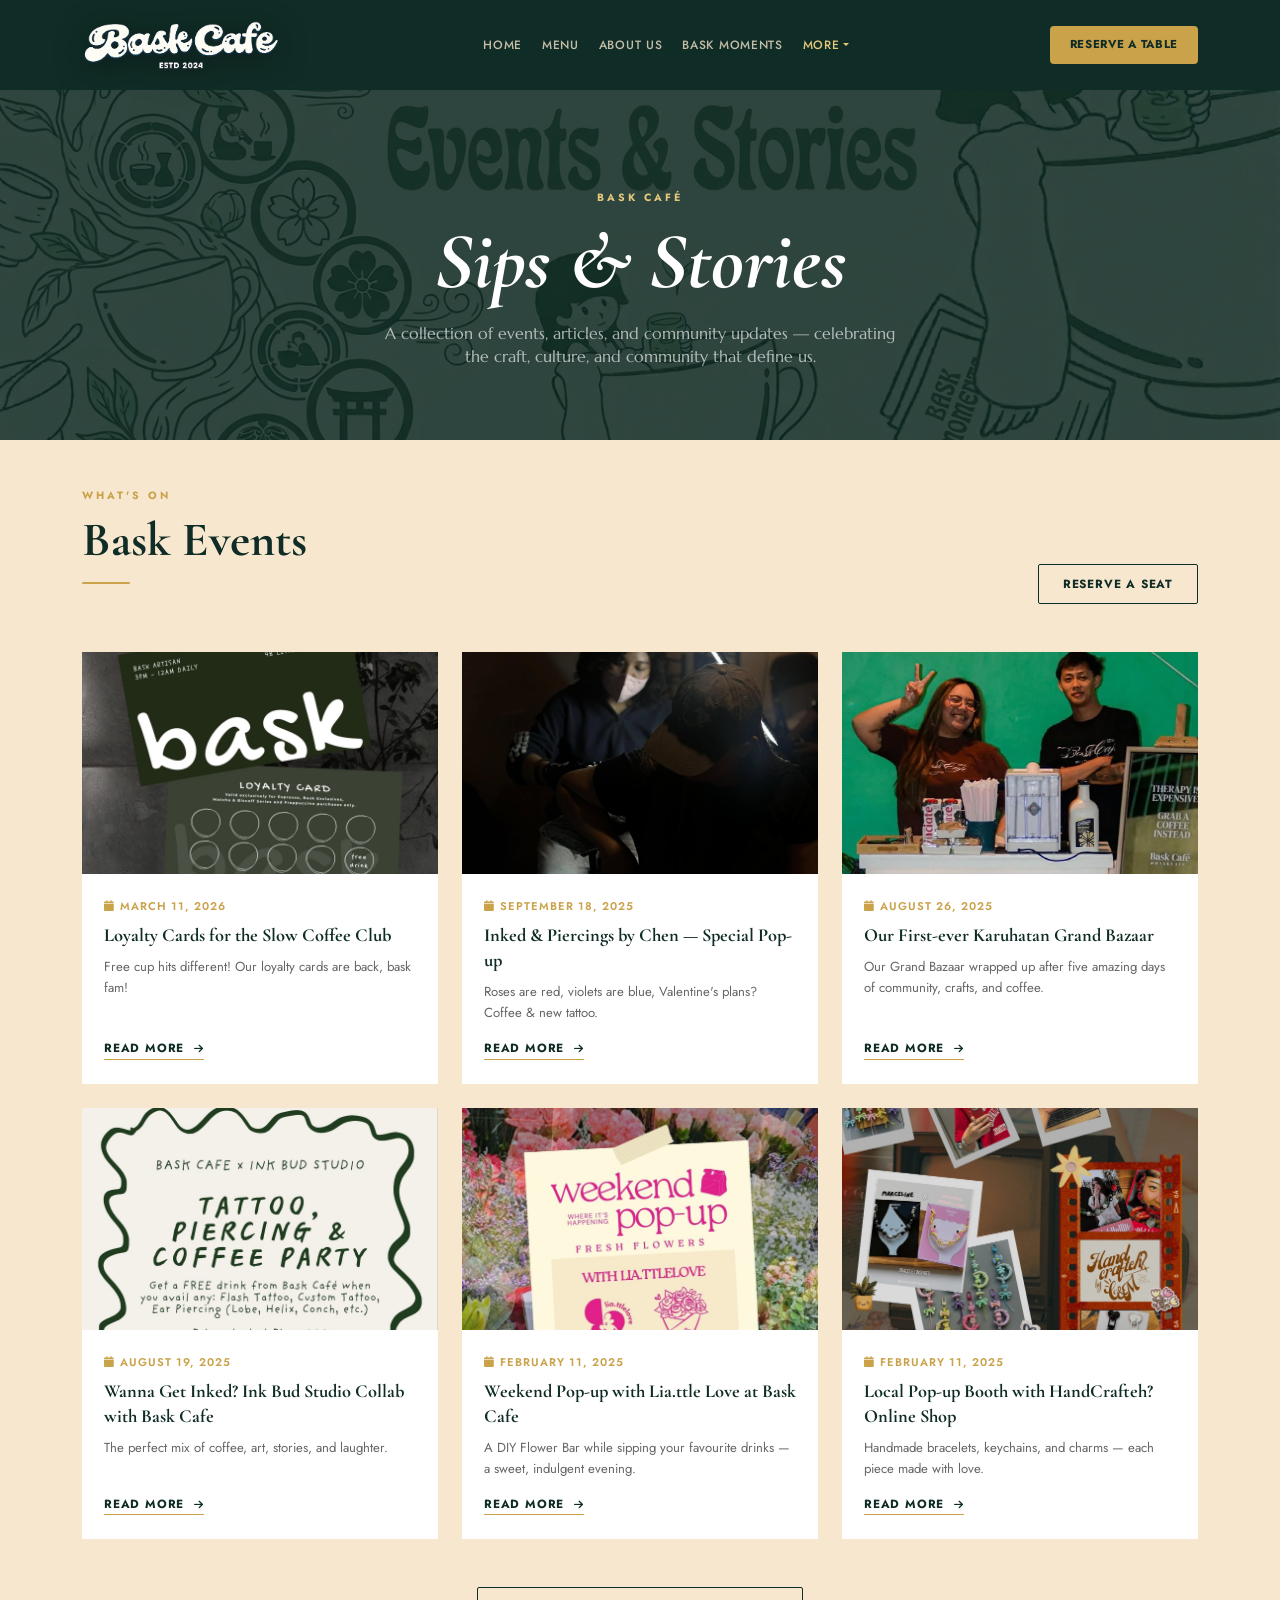
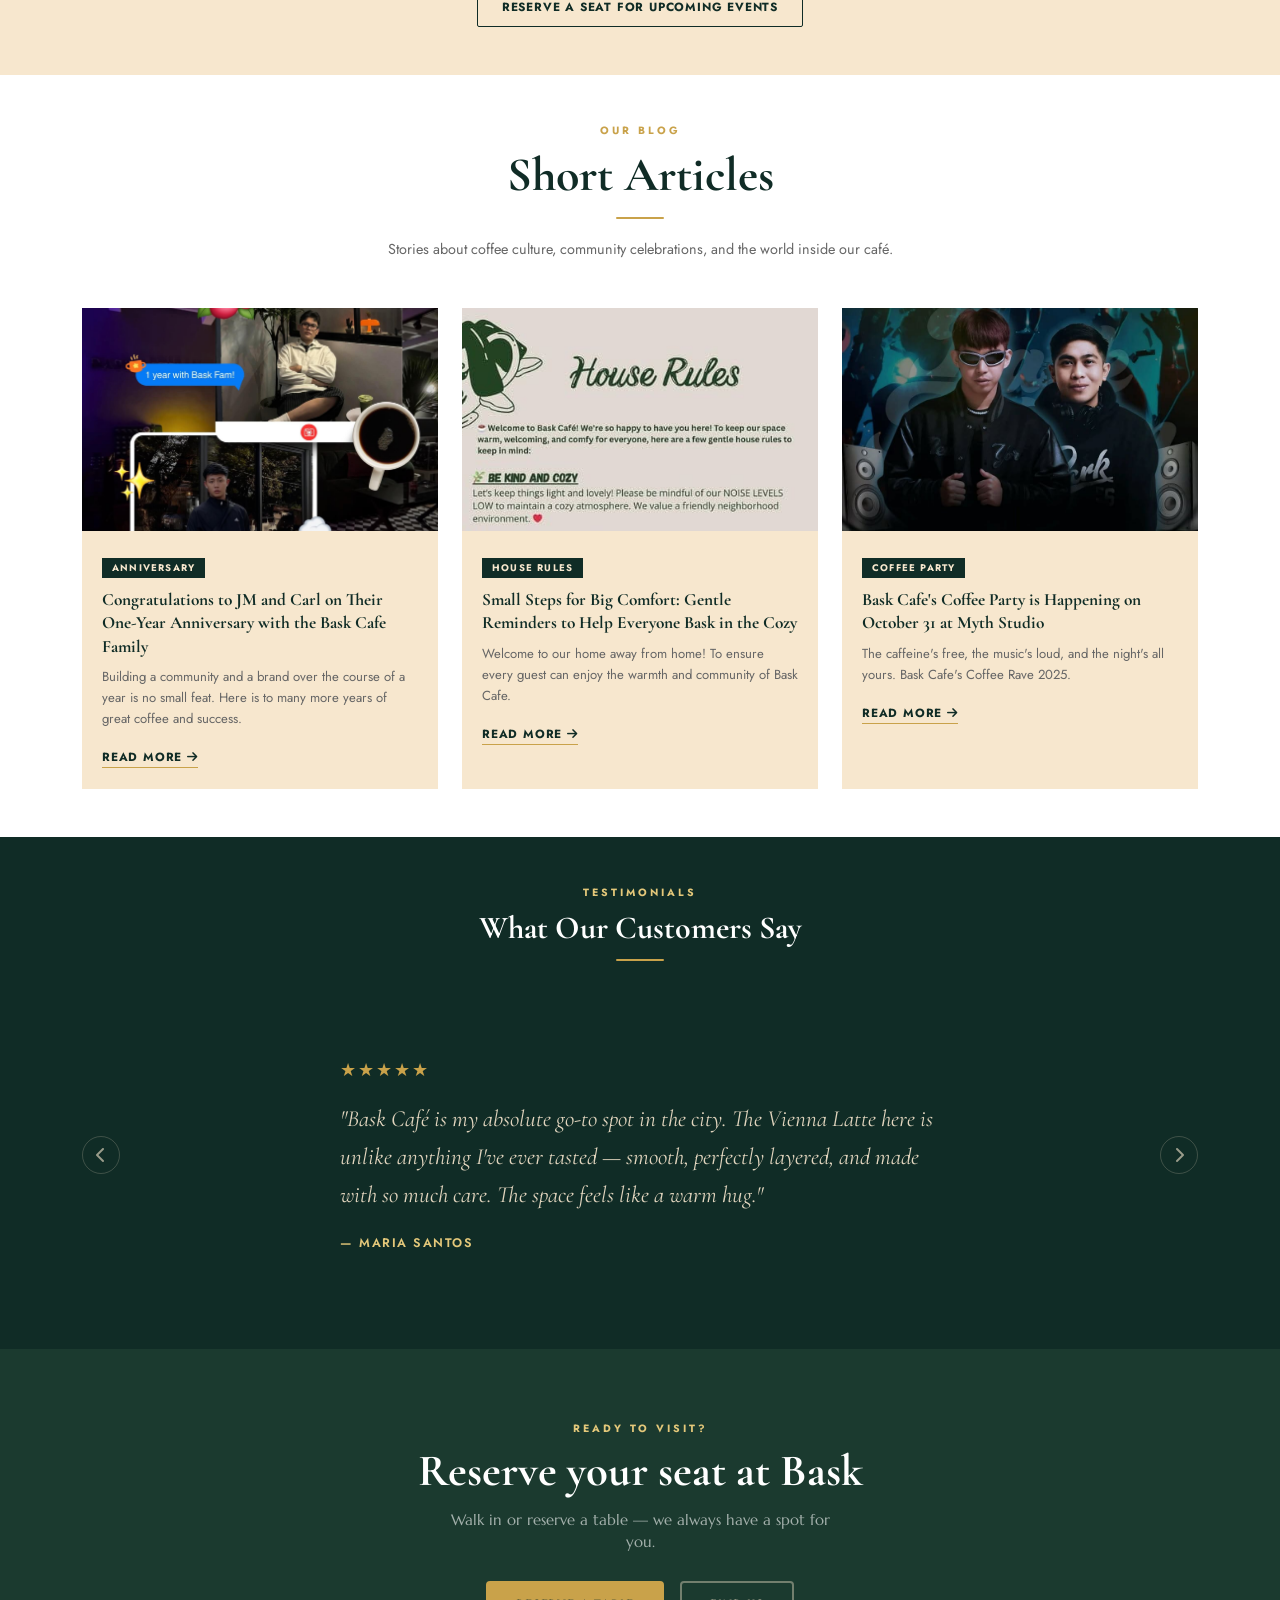
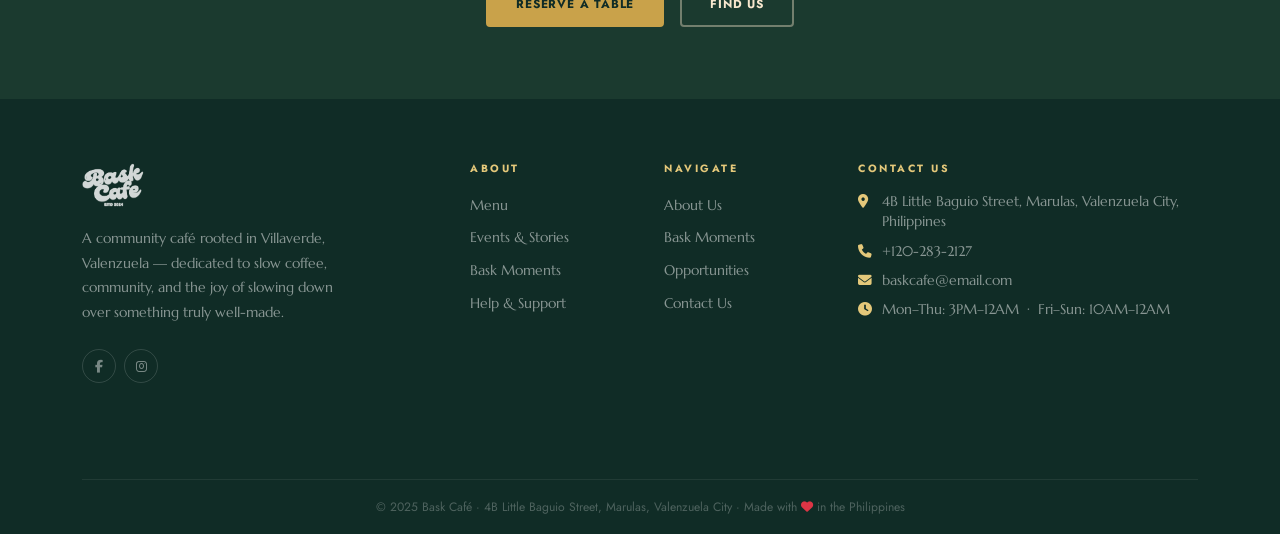
<file: events.html>
<!DOCTYPE html>
<html lang="en">
<head>
<meta charset="UTF-8"/>
<meta name="viewport" content="width=device-width,initial-scale=1.0"/>
<title>Bask Café — Events &amp; Stories</title>
<link rel="preconnect" href="https://fonts.googleapis.com"/>
<link rel="preconnect" href="https://fonts.gstatic.com" crossorigin/>
<link href="https://fonts.googleapis.com/css2?family=Cormorant+Garamond:ital,wght@0,400;0,600;0,700;1,400&family=Marcellus&family=Jost:wght@300;400;500;600;700&display=swap" rel="stylesheet"/>
<link rel="stylesheet" href="https://cdn.jsdelivr.net/npm/bootstrap@5.3.8/dist/css/bootstrap.min.css"/>
<link rel="stylesheet" href="https://cdnjs.cloudflare.com/ajax/libs/font-awesome/6.5.0/css/all.min.css"/>
<style>
:root{--df:#102C26;--cr:#F7E7CE;--df-lt:#1B3A2F;--gold:#C9A24A;--gold-lt:#E4C87A;--ff-h:'Cormorant Garamond',serif;--ff-b:'Marcellus',serif;--ff-u:'Jost',sans-serif;}
*{box-sizing:border-box;}
body{font-family:var(--ff-b);background:var(--cr);color:var(--df);overflow-x:hidden;}
h1,h2,h3,h4,h5,h6{font-family:var(--ff-h);font-weight:700;color:var(--df);}
a{text-decoration:none;color:inherit;}
img{max-width:100%;}
.bask-nav{background:var(--df)!important;position:sticky;top:0;z-index:1050;transition:background .3s;overflow:visible;}
.bask-nav.scrolled{background:rgba(16,44,38,.97)!important;backdrop-filter:blur(12px);}
.nav-logo-wrap{position:relative;display:flex;align-items:center;}
.nav-logo-img{height:64px;width:auto;position:relative;z-index:1060;filter:drop-shadow(0 4px 16px rgba(0,0,0,.35));transition:height .2s;}
.bask-nav.scrolled .nav-logo-img{height:48px;}
.bask-nav .nav-link{font-family:var(--ff-u);font-size:.75rem;font-weight:500;letter-spacing:.7px;text-transform:uppercase;color:rgba(247,231,206,.78)!important;padding:6px 0!important;margin:0 10px;transition:color .2s;}
.bask-nav .nav-link:hover,.bask-nav .nav-link.active{color:var(--gold-lt)!important;}
.bask-nav .dropdown-menu{background:#fff;border:none;border-top:2px solid var(--gold);border-radius:0 0 8px 8px;box-shadow:0 12px 32px rgba(0,0,0,.12);padding:8px;min-width:190px;z-index:1060;}
.bask-nav .dropdown-item{font-family:var(--ff-u);font-size:.8rem;color:#444;padding:9px 14px;border-radius:4px;transition:background .18s;}
.bask-nav .dropdown-item:hover{background:var(--cr);color:var(--df);}
.btn-reserve{font-family:var(--ff-u);font-size:.72rem;font-weight:700;letter-spacing:.7px;text-transform:uppercase;background:var(--gold);color:var(--df)!important;padding:8px 18px;border-radius:4px;border:2px solid var(--gold);transition:all .25s;white-space:nowrap;}
.btn-reserve:hover{background:transparent;color:var(--gold)!important;border-color:var(--gold);}
.navbar-toggler{border-color:rgba(247,231,206,.3);padding:4px 8px;}
.navbar-toggler-icon{background-image:url("data:image/svg+xml,%3csvg xmlns='http://www.w3.org/2000/svg' viewBox='0 0 30 30'%3e%3cpath stroke='rgba%28247%2C231%2C206%2C.85%29' stroke-width='2' d='M4 7h22M4 15h22M4 23h22'/%3e%3c/svg%3e");width:1.2em;height:1.2em;}
@media(max-width:991.98px){
  .bask-nav .navbar-collapse{background:var(--df-lt);padding:12px 16px;margin-top:6px;border-radius:8px;border:1px solid rgba(255,255,255,.06);}
  .bask-nav .navbar-collapse .navbar-nav{text-align:center;}
  .bask-nav .nav-link{padding:10px 0!important;margin:0;border-bottom:1px solid rgba(255,255,255,.05);}
  .btn-reserve{margin-top:10px;display:block;text-align:center;}
  .nav-logo-img{height:52px;}
  .bask-nav.scrolled .nav-logo-img{height:44px;}
}
.page-hero{background:var(--df);padding:100px 0 72px;text-align:center;position:relative;overflow:hidden;}
.page-hero::before{content:'';position:absolute;inset:0;background:url('/images/events-hero.png') center/cover;opacity:.15;}
.page-hero .container{position:relative;z-index:2;}
.eyebrow{font-family:var(--ff-u);font-size:.66rem;font-weight:700;letter-spacing:3px;text-transform:uppercase;color:var(--gold);display:block;margin-bottom:8px;}
.eyebrow-lt{color:var(--gold-lt);}
.page-hero h1{font-family:var(--ff-h);font-size:clamp(2.8rem,7vw,5rem);color:#fff;margin-bottom:12px;font-style:italic;}
.page-hero p{color:rgba(255,255,255,.65);font-size:.97rem;max-width:520px;margin:0 auto;}
.s-rule{width:48px;height:2px;background:var(--gold);border-radius:1px;margin:12px auto 20px;}
.section-title{font-family:var(--ff-h);font-size:clamp(2rem,4vw,3rem);color:var(--df);}
.copy-muted{font-family:var(--ff-u);font-size:.9rem;color:#666;max-width:560px;margin:0 auto;}
.event-card{background:#fff;border-radius:0;overflow:hidden;transition:transform .3s,box-shadow .3s;display:flex;flex-direction:column;height:100%;}
.event-card:hover{transform:translateY(-6px);box-shadow:0 20px 48px rgba(16,44,38,.12);}
.event-card__img{aspect-ratio:16/10;overflow:hidden;flex-shrink:0;}
.event-card__img img{width:100%;height:100%;object-fit:cover;display:block;transition:transform .45s;}
.event-card:hover .event-card__img img{transform:scale(1.06);}
.event-card__body{padding:24px 22px;display:flex;flex-direction:column;flex:1;}
.event-card__date{font-family:var(--ff-u);font-size:.7rem;font-weight:600;letter-spacing:1px;text-transform:uppercase;color:var(--gold);margin-bottom:8px;}
.event-card__date i{margin-right:5px;}
.event-card__title{font-family:var(--ff-h);font-size:1.15rem;font-weight:700;color:var(--df);margin-bottom:8px;line-height:1.35;}
.event-card__desc{font-family:var(--ff-u);font-size:.82rem;color:#666;line-height:1.6;margin-bottom:16px;flex:1;}
.event-card__link{font-family:var(--ff-u);font-size:.74rem;font-weight:700;letter-spacing:.8px;text-transform:uppercase;color:var(--df);border-bottom:1.5px solid var(--gold);padding-bottom:2px;transition:color .2s;align-self:flex-start;margin-top:auto;}
.event-card__link i{margin-left:5px;font-size:.65rem;transition:transform .2s;}
.event-card__link:hover{color:var(--gold);}
.event-card__link:hover i{transform:translateX(3px);}
.article-card{background:var(--cr);height:100%;transition:transform .3s,box-shadow .3s;}
.article-card:hover{transform:translateY(-6px);box-shadow:0 20px 48px rgba(16,44,38,.1);}
.article-card__img{aspect-ratio:16/10;overflow:hidden;}
.article-card__img img{width:100%;height:100%;object-fit:cover;display:block;transition:transform .45s;}
.article-card:hover .article-card__img img{transform:scale(1.06);}
.article-card__body{padding:22px 20px;}
.article-card__tag{display:inline-block;font-family:var(--ff-u);font-size:.6rem;font-weight:700;letter-spacing:1.2px;text-transform:uppercase;background:var(--df);color:var(--cr);padding:3px 10px;margin-bottom:10px;}
.article-card__title{font-family:var(--ff-h);font-size:1.08rem;font-weight:700;color:var(--df);margin-bottom:8px;line-height:1.35;}
.article-card__excerpt{font-family:var(--ff-u);font-size:.82rem;color:#666;line-height:1.6;margin-bottom:14px;}
.article-card__link{font-family:var(--ff-u);font-size:.74rem;font-weight:700;letter-spacing:.8px;text-transform:uppercase;color:var(--df);border-bottom:1.5px solid var(--gold);padding-bottom:2px;transition:color .2s;}
.article-card__link:hover{color:var(--gold);}
.testimonial-wrap{background:var(--df);border-radius:0;padding:48px 40px;max-width:780px;margin:0 auto;position:relative;}
.testimonial-stars{color:var(--gold);font-size:1.1rem;margin-bottom:16px;letter-spacing:2px;}
.testimonial-text{font-family:var(--ff-h);font-size:clamp(1.1rem,2.5vw,1.45rem);font-style:italic;color:rgba(247,231,206,.9);line-height:1.65;margin-bottom:20px;}
.testimonial-name{font-family:var(--ff-u);font-size:.78rem;font-weight:600;letter-spacing:1.5px;text-transform:uppercase;color:var(--gold-lt);}
.review-nav{background:none;border:1.5px solid rgba(247,231,206,.2);color:rgba(247,231,206,.6);width:38px;height:38px;border-radius:50%;display:flex;align-items:center;justify-content:center;cursor:pointer;transition:all .22s;flex-shrink:0;}
.review-nav:hover{background:var(--gold);border-color:var(--gold);color:var(--df);}
.btn-outline-green{font-family:var(--ff-u);font-size:.74rem;font-weight:700;letter-spacing:.8px;text-transform:uppercase;background:transparent;color:var(--df)!important;padding:10px 24px;border-radius:2px;border:1.5px solid var(--df);transition:all .25s;display:inline-block;}
.btn-outline-green:hover{background:var(--df);color:var(--cr)!important;}
.cta-band{background:var(--df-lt);padding:72px 0;text-align:center;}
.cta-band h2{font-family:var(--ff-h);font-size:clamp(1.8rem,4vw,2.8rem);color:#fff;margin-bottom:10px;}
.cta-band p{color:rgba(255,255,255,.6);font-size:.93rem;margin-bottom:28px;max-width:400px;margin-left:auto;margin-right:auto;}
.btn-gold{font-family:var(--ff-u);font-size:.74rem;font-weight:700;letter-spacing:.8px;text-transform:uppercase;background:var(--gold);color:var(--df)!important;padding:12px 28px;border-radius:4px;border:2px solid var(--gold);transition:all .25s;display:inline-block;}
.btn-gold:hover{background:transparent;color:var(--gold)!important;}
.btn-outline-cr{font-family:var(--ff-u);font-size:.74rem;font-weight:700;letter-spacing:.8px;text-transform:uppercase;background:transparent;color:var(--cr)!important;padding:12px 28px;border-radius:4px;border:2px solid rgba(247,231,206,.4);transition:all .25s;display:inline-block;}
.btn-outline-cr:hover{border-color:var(--cr);background:rgba(247,231,206,.08);}
.bask-footer{background:var(--df);padding:64px 0 0;}
.f-brand{font-family:var(--ff-h);font-size:1.4rem;font-weight:700;color:#fff;margin-bottom:10px;display:flex;align-items:center;gap:8px;}
.f-brand i{color:var(--gold);}
.f-desc{font-size:.86rem;color:rgba(255,255,255,.5);line-height:1.78;max-width:280px;}
.f-head{font-family:var(--ff-u);font-size:.66rem;font-weight:700;letter-spacing:2.5px;text-transform:uppercase;color:var(--gold-lt);margin-bottom:16px;}
.f-links{list-style:none;padding:0;margin:0;}
.f-links li{margin-bottom:8px;}
.f-links a{font-size:.86rem;color:rgba(255,255,255,.5);transition:color .18s,padding-left .18s;}
.f-links a:hover{color:var(--gold-lt);padding-left:4px;}
.f-contact{display:flex;gap:10px;align-items:flex-start;margin-bottom:9px;font-size:.85rem;color:rgba(255,255,255,.5);}
.f-contact i{color:var(--gold-lt);margin-top:3px;flex-shrink:0;width:14px;}
.f-bottom{border-top:1px solid rgba(255,255,255,.07);margin-top:48px;padding:18px 0;text-align:center;font-family:var(--ff-u);font-size:.76rem;color:rgba(255,255,255,.26);}
.f-social{width:34px;height:34px;border-radius:50%;border:1px solid rgba(255,255,255,.14);display:inline-flex;align-items:center;justify-content:center;color:rgba(255,255,255,.44);font-size:.8rem;transition:all .22s;}
.f-social:hover{background:var(--gold);border-color:var(--gold);color:var(--df);}
.btt{position:fixed;bottom:24px;right:24px;width:42px;height:42px;background:var(--gold);color:var(--df);border:none;border-radius:50%;display:flex;align-items:center;justify-content:center;opacity:0;pointer-events:none;transition:opacity .3s,transform .3s;z-index:999;cursor:pointer;font-size:.95rem;}
.btt.on{opacity:1;pointer-events:all;}
.btt:hover{transform:translateY(-3px);}
[data-reveal]{opacity:0;transform:translateY(22px);transition:opacity .6s ease,transform .6s ease;}
[data-reveal].revealed{opacity:1;transform:none;}
[data-reveal-delay="1"]{transition-delay:.1s;}
[data-reveal-delay="2"]{transition-delay:.2s;}
[data-reveal-delay="3"]{transition-delay:.3s;}
[data-reveal-delay="4"]{transition-delay:.42s;}
</style>
</head>
<body>

<nav class="navbar navbar-expand-lg bask-nav py-2" id="mainNav">
  <div class="container">
    <a class="navbar-brand nav-logo-wrap" href="index.html">
      <img src="../images/BASKCAFENOBG.png" alt="Bask Café" class="nav-logo-img"
        onerror="this.src='https://images.unsplash.com/photo-1495474472287-4d71bcdd2085?w=80&q=60';this.style.height='44px';this.style.borderRadius='4px'"/>
    </a>
    <button class="navbar-toggler" type="button" data-bs-toggle="collapse" data-bs-target="#navMenu" aria-controls="navMenu" aria-expanded="false" aria-label="Toggle navigation">
      <span class="navbar-toggler-icon"></span>
    </button>
    <div class="collapse navbar-collapse" id="navMenu">
      <ul class="navbar-nav mx-auto py-2 py-lg-0 align-items-lg-center">
        <li class="nav-item"><a class="nav-link" href="home.html">Home</a></li>
        <li class="nav-item"><a class="nav-link" href="menu.html">Menu</a></li>
        <li class="nav-item"><a class="nav-link" href="about.html">About Us</a></li>
        <li class="nav-item"><a class="nav-link" href="bask-moments.html">Bask Moments</a></li>
        <li class="nav-item dropdown">
          <a class="nav-link active dropdown-toggle" href="#" role="button" data-bs-toggle="dropdown" aria-expanded="false">More</a>
          <ul class="dropdown-menu">
            <li><a class="dropdown-item" href="events.html"><i class="fas fa-calendar-alt me-2 opacity-50"></i>Events &amp; Stories</a></li>
            <li><a class="dropdown-item" href="opportunities.html"><i class="fas fa-briefcase me-2 opacity-50"></i>Opportunities</a></li>
            <li><hr class="dropdown-divider"/></li>
            <li><a class="dropdown-item" href="contact.html"><i class="fas fa-envelope me-2 opacity-50"></i>Contact Us</a></li>
          </ul>
        </li>
      </ul>
      <a href="contact.html" class="btn-reserve ms-lg-3">Reserve a Table</a>
    </div>
  </div>
</nav>

<section class="page-hero">
  <div class="container" data-reveal>
    <span class="eyebrow eyebrow-lt">Bask Café</span>
    <h1>Sips &amp; Stories</h1>
    <p>A collection of events, articles, and community updates — celebrating the craft, culture, and community that define us.</p>
  </div>
</section>

<section class="py-5" style="background:var(--cr);">
  <div class="container">
    <div class="d-flex justify-content-between align-items-end flex-wrap gap-3 mb-5" data-reveal>
      <div>
        <span class="eyebrow">What's On</span>
        <h2 class="section-title mt-2">Bask Events</h2>
        <div class="s-rule" style="margin-left:0;margin-right:0;"></div>
      </div>
      <a href="contact.html" class="btn-outline-green">Reserve a Seat</a>
    </div>
    <div class="row g-4">
      <div class="col-md-6 col-lg-4 d-flex" data-reveal data-reveal-delay="1">
        <div class="event-card w-100">
          <div class="event-card__img"><img src="images/loyalCard.jpg"/></div>
          <div class="event-card__body">
            <div class="event-card__date"><i class="fas fa-calendar"></i>March 11, 2026</div>
            <div class="event-card__title">Loyalty Cards for the Slow Coffee Club</div>
            <div class="event-card__desc">Free cup hits different! Our loyalty cards are back, bask fam!</div>
            <a href="https://www.facebook.com/share/p/1CK4Yug5eq/" class="event-card__link">Read More <i class="fas fa-arrow-right"></i></a>
          </div>
        </div>
      </div>
      <div class="col-md-6 col-lg-4 d-flex" data-reveal data-reveal-delay="2">
        <div class="event-card w-100">
          <div class="event-card__img"><img src="images/inked.jpg"/></div>
          <div class="event-card__body">
            <div class="event-card__date"><i class="fas fa-calendar"></i>September 18, 2025</div>
            <div class="event-card__title">Inked &amp; Piercings by Chen — Special Pop-up</div>
            <div class="event-card__desc">Roses are red, violets are blue, Valentine's plans? Coffee &amp; new tattoo.</div>
            <a href="https://www.facebook.com/share/p/1GxPGBo9kF/" class="event-card__link">Read More <i class="fas fa-arrow-right"></i></a>
          </div>
        </div>
      </div>
      <div class="col-md-6 col-lg-4 d-flex" data-reveal data-reveal-delay="3">
        <div class="event-card w-100">
          <div class="event-card__img"><img src="images/bazaar.jpg"/></div>
          <div class="event-card__body">
            <div class="event-card__date"><i class="fas fa-calendar"></i>August 26, 2025</div>
            <div class="event-card__title">Our First-ever Karuhatan Grand Bazaar</div>
            <div class="event-card__desc">Our Grand Bazaar wrapped up after five amazing days of community, crafts, and coffee.</div>
            <a href="https://www.facebook.com/share/p/1AwjyfqDsj/" class="event-card__link">Read More <i class="fas fa-arrow-right"></i></a>
          </div>
        </div>
      </div>
      <div class="col-md-6 col-lg-4 d-flex" data-reveal data-reveal-delay="1">
        <div class="event-card w-100">
          <div class="event-card__img"><img src="images/inkBudStud.jpg" alt="Collab"/></div>
          <div class="event-card__body">
            <div class="event-card__date"><i class="fas fa-calendar"></i>August 19, 2025</div>
            <div class="event-card__title">Wanna Get Inked? Ink Bud Studio Collab with Bask Cafe</div>
            <div class="event-card__desc">The perfect mix of coffee, art, stories, and laughter.</div>
            <a href="https://www.facebook.com/share/p/1R2QD8kvmd/" class="event-card__link">Read More <i class="fas fa-arrow-right"></i></a>
          </div>
        </div>
      </div>
      <div class="col-md-6 col-lg-4 d-flex" data-reveal data-reveal-delay="2">
        <div class="event-card w-100">
          <div class="event-card__img"><img src="images/lia.ttle.jpg"/></div>
          <div class="event-card__body">
            <div class="event-card__date"><i class="fas fa-calendar"></i>February 11, 2025</div>
            <div class="event-card__title">Weekend Pop-up with Lia.ttle Love at Bask Cafe</div>
            <div class="event-card__desc">A DIY Flower Bar while sipping your favourite drinks — a sweet, indulgent evening.</div>
            <a href="https://www.facebook.com/share/p/1Dw2323tcc/" class="event-card__link">Read More <i class="fas fa-arrow-right"></i></a>
          </div>
        </div>
      </div>
      <div class="col-md-6 col-lg-4 d-flex" data-reveal data-reveal-delay="3">
        <div class="event-card w-100">
          <div class="event-card__img"><img src="images/handcrafeh.jpg"/></div>
          <div class="event-card__body">
            <div class="event-card__date"><i class="fas fa-calendar"></i>February 11, 2025</div>
            <div class="event-card__title">Local Pop-up Booth with HandCrafteh? Online Shop</div>
            <div class="event-card__desc">Handmade bracelets, keychains, and charms — each piece made with love.</div>
            <a href="https://www.facebook.com/share/p/16o6LAp3Fi/" class="event-card__link">Read More <i class="fas fa-arrow-right"></i></a>
          </div>
        </div>
      </div>
    </div>
    <div class="text-center mt-5" data-reveal>
      <a href="contact.html" class="btn-outline-green">Reserve a Seat for Upcoming Events</a>
    </div>
  </div>
</section>

<section class="py-5" style="background:#fff;">
  <div class="container">
    <div class="text-center mb-2" data-reveal>
      <span class="eyebrow">Our Blog</span>
      <h2 class="section-title mt-2">Short Articles</h2>
      <div class="s-rule"></div>
      <p class="copy-muted mb-5">Stories about coffee culture, community celebrations, and the world inside our café.</p>
    </div>
    <div class="row g-4">
      <div class="col-md-6 col-lg-4" data-reveal data-reveal-delay="1">
        <div class="article-card">
          <div class="article-card__img"><img src="images/oneyearatbask.jpg"/></div>
          <div class="article-card__body">
            <div class="article-card__tag">Anniversary</div>
            <div class="article-card__title">Congratulations to JM and Carl on Their One-Year Anniversary with the Bask Cafe Family</div>
            <div class="article-card__excerpt">Building a community and a brand over the course of a year is no small feat. Here is to many more years of great coffee and success.</div>
            <a href="https://www.facebook.com/share/p/1B3EJNBVBf/" class="article-card__link">Read More <i class="fas fa-arrow-right"></i></a>
          </div>
        </div>
      </div>
      <div class="col-md-6 col-lg-4" data-reveal data-reveal-delay="2">
        <div class="article-card">
          <div class="article-card__img"><img src="images/houserules.jpg"/></div>
          <div class="article-card__body">
            <div class="article-card__tag">House Rules</div>
            <div class="article-card__title">Small Steps for Big Comfort: Gentle Reminders to Help Everyone Bask in the Cozy</div>
            <div class="article-card__excerpt">Welcome to our home away from home! To ensure every guest can enjoy the warmth and community of Bask Cafe.</div>
            <a href="https://www.facebook.com/share/p/1ERovMLHdc/" class="article-card__link">Read More <i class="fas fa-arrow-right"></i></a>
          </div>
        </div>
      </div>
      <div class="col-md-6 col-lg-4" data-reveal data-reveal-delay="3">
        <div class="article-card">
          <div class="article-card__img"><img src="images/halloween.jpg"/></div>
          <div class="article-card__body">
            <div class="article-card__tag">Coffee Party</div>
            <div class="article-card__title">Bask Cafe's Coffee Party is Happening on October 31 at Myth Studio</div>
            <div class="article-card__excerpt">The caffeine's free, the music's loud, and the night's all yours. Bask Cafe's Coffee Rave 2025.</div>
            <a href="https://www.facebook.com/share/p/18aK2RRz92/" class="article-card__link">Read More <i class="fas fa-arrow-right"></i></a>
          </div>
        </div>
      </div>
    </div>
  </div>
</section>

<section class="py-5" style="background:var(--df);">
  <div class="container">
    <div class="text-center mb-5" data-reveal>
      <span class="eyebrow eyebrow-lt">Testimonials</span>
      <h2 class="mt-2" style="color:#fff;">What Our Customers Say</h2>
      <div class="s-rule"></div>
    </div>
    <div class="d-flex align-items-center justify-content-center gap-4" data-reveal data-reveal-delay="1">
      <button class="review-nav" id="reviewPrev"><i class="fas fa-chevron-left"></i></button>
      <div class="testimonial-wrap flex-grow-1" style="max-width:680px;">
        <div class="testimonial-stars" id="revStars">★★★★★</div>
        <p class="testimonial-text" id="revText">"Bask Café is my absolute go-to spot in the city. The Vienna Latte here is unlike anything I've ever tasted — smooth, perfectly layered, and made with so much care. The space feels like a warm hug."</p>
        <div class="testimonial-name" id="revName">— Maria Santos</div>
      </div>
      <button class="review-nav" id="reviewNext"><i class="fas fa-chevron-right"></i></button>
    </div>
  </div>
</section>

<div class="cta-band">
  <div class="container" data-reveal>
    <span class="eyebrow eyebrow-lt">Ready to Visit?</span>
    <h2>Reserve your seat at Bask</h2>
    <p>Walk in or reserve a table — we always have a spot for you.</p>
    <div class="d-flex gap-3 justify-content-center flex-wrap">
      <a href="contact.html" class="btn-gold">Reserve a Table</a>
      <a href="contact.html" class="btn-outline-cr">Find Us</a>
    </div>
  </div>
</div>

<footer class="bask-footer" id="footer">
  <div class="container">
    <div class="row g-4 g-lg-5 pb-5">
      <div class="col-12 col-sm-6 col-lg-4">
        <div class="f-brand">
          <img src="../images/BASKCAFELOGO.png" alt="Bask Café" style="height:44px;width:auto;filter:brightness(0) invert(1);opacity:.82;margin-bottom:10px;display:block;" onerror="this.style.display='none'"/>
        </div>
        <p class="f-desc">A community café rooted in Villaverde, Valenzuela — dedicated to slow coffee, community, and the joy of slowing down over something truly well-made.</p>
        <div class="d-flex gap-2 mt-4">
          <a href="https://www.facebook.com/profile.php?id=61569599993182" class="f-social" aria-label="Facebook"><i class="fab fa-facebook-f"></i></a>
          <a href="https://www.instagram.com/baskcafe_" class="f-social" aria-label="Instagram"><i class="fab fa-instagram"></i></a>
        </div>
      </div>
      <div class="col-6 col-sm-3 col-lg-2">
        <h6 class="f-head">About</h6>
        <ul class="f-links">
          <li><a href="menu.html">Menu</a></li>
          <li><a href="events.html">Events &amp; Stories</a></li>
          <li><a href="bask-moments.html">Bask Moments</a></li>
          <li><a href="contact.html">Help &amp; Support</a></li>
        </ul>
      </div>
      <div class="col-6 col-sm-3 col-lg-2">
        <h6 class="f-head">Navigate</h6>
        <ul class="f-links">
          <li><a href="about.html">About Us</a></li>
          <li><a href="bask-moments.html">Bask Moments</a></li>
          <li><a href="opportunities.html">Opportunities</a></li>
          <li><a href="contact.html">Contact Us</a></li>
        </ul>
      </div>
      <div class="col-12 col-sm-6 col-lg-4">
        <h6 class="f-head">Contact Us</h6>
        <div class="f-contact"><i class="fas fa-map-marker-alt"></i><span>4B Little Baguio Street, Marulas, Valenzuela City, Philippines</span></div>
        <div class="f-contact"><i class="fas fa-phone"></i><span>+120-283-2127</span></div>
        <div class="f-contact"><i class="fas fa-envelope"></i><span>baskcafe@email.com</span></div>
        <div class="f-contact mt-2"><i class="fas fa-clock" style="color:var(--gold-lt);"></i><span>Mon–Thu: 3PM–12AM &nbsp;·&nbsp; Fri–Sun: 10AM–12AM</span></div>
      </div>
    </div>
    <div class="f-bottom">
      <p class="mb-0">&copy; 2025 Bask Café &middot; 4B Little Baguio Street, Marulas, Valenzuela City &middot; Made with <i class="fas fa-heart text-danger"></i> in the Philippines</p>
    </div>
  </div>
</footer>

<button class="btt" id="btt" aria-label="Back to top"><i class="fas fa-chevron-up"></i></button>

<script src="https://cdn.jsdelivr.net/npm/bootstrap@5.3.8/dist/js/bootstrap.bundle.min.js"></script>
<script>
const nav=document.getElementById('mainNav'),btt=document.getElementById('btt');
window.addEventListener('scroll',()=>{nav.classList.toggle('scrolled',window.scrollY>50);btt.classList.toggle('on',window.scrollY>400);},{passive:true});
btt.addEventListener('click',()=>window.scrollTo({top:0,behavior:'smooth'}));
const io=new IntersectionObserver((es,o)=>{es.forEach(e=>{if(e.isIntersecting){e.target.classList.add('revealed');o.unobserve(e.target);}});},{threshold:.08,rootMargin:'0px 0px -36px 0px'});
document.querySelectorAll('[data-reveal]').forEach(el=>io.observe(el));
const reviews=[
  {stars:'★★★★★',text:'"Bask Café is my absolute go-to spot in the city. The Vienna Latte here is unlike anything I\'ve ever tasted — smooth, perfectly layered, and made with so much care. The space feels like a warm hug."',name:'— Maria Santos'},
  {stars:'★★★★★',text:'"The community here is unlike any other café I\'ve been to. The baristas know your name, your order, and somehow always know exactly what you need. It\'s more than a café — it\'s a third place."',name:'— Gio Reyes'},
  {stars:'★★★★☆',text:'"Every single visit is a delight. The matcha latte is silky perfection and the interiors are so thoughtfully designed. Bask is where I write, work, and decompress. Highly recommend."',name:'— Camille Yap'}
];
let ri=0;
function setReview(i){
  document.getElementById('revStars').textContent=reviews[i].stars;
  document.getElementById('revText').textContent=reviews[i].text;
  document.getElementById('revName').textContent=reviews[i].name;
}
document.getElementById('reviewPrev').addEventListener('click',()=>{ri=(ri-1+reviews.length)%reviews.length;setReview(ri);});
document.getElementById('reviewNext').addEventListener('click',()=>{ri=(ri+1)%reviews.length;setReview(ri);});
</script>
</body>
</html>
</file>
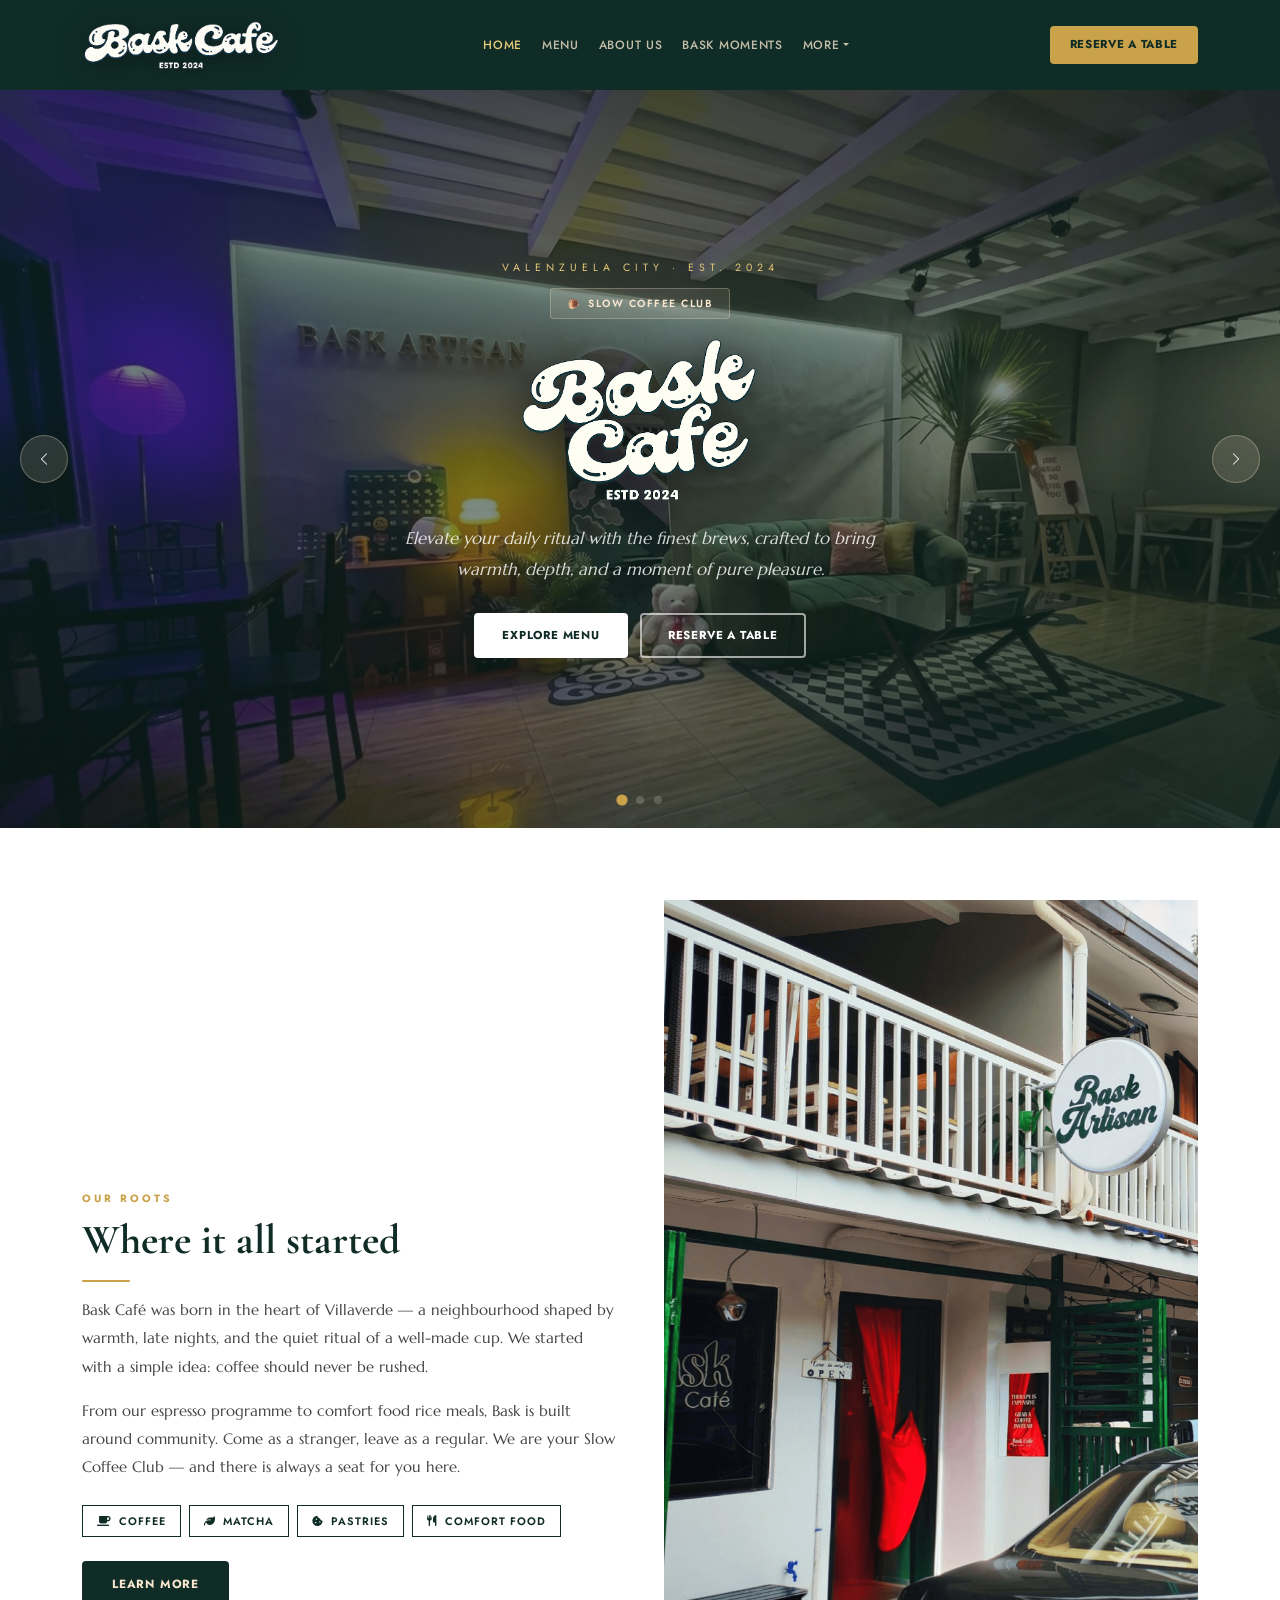
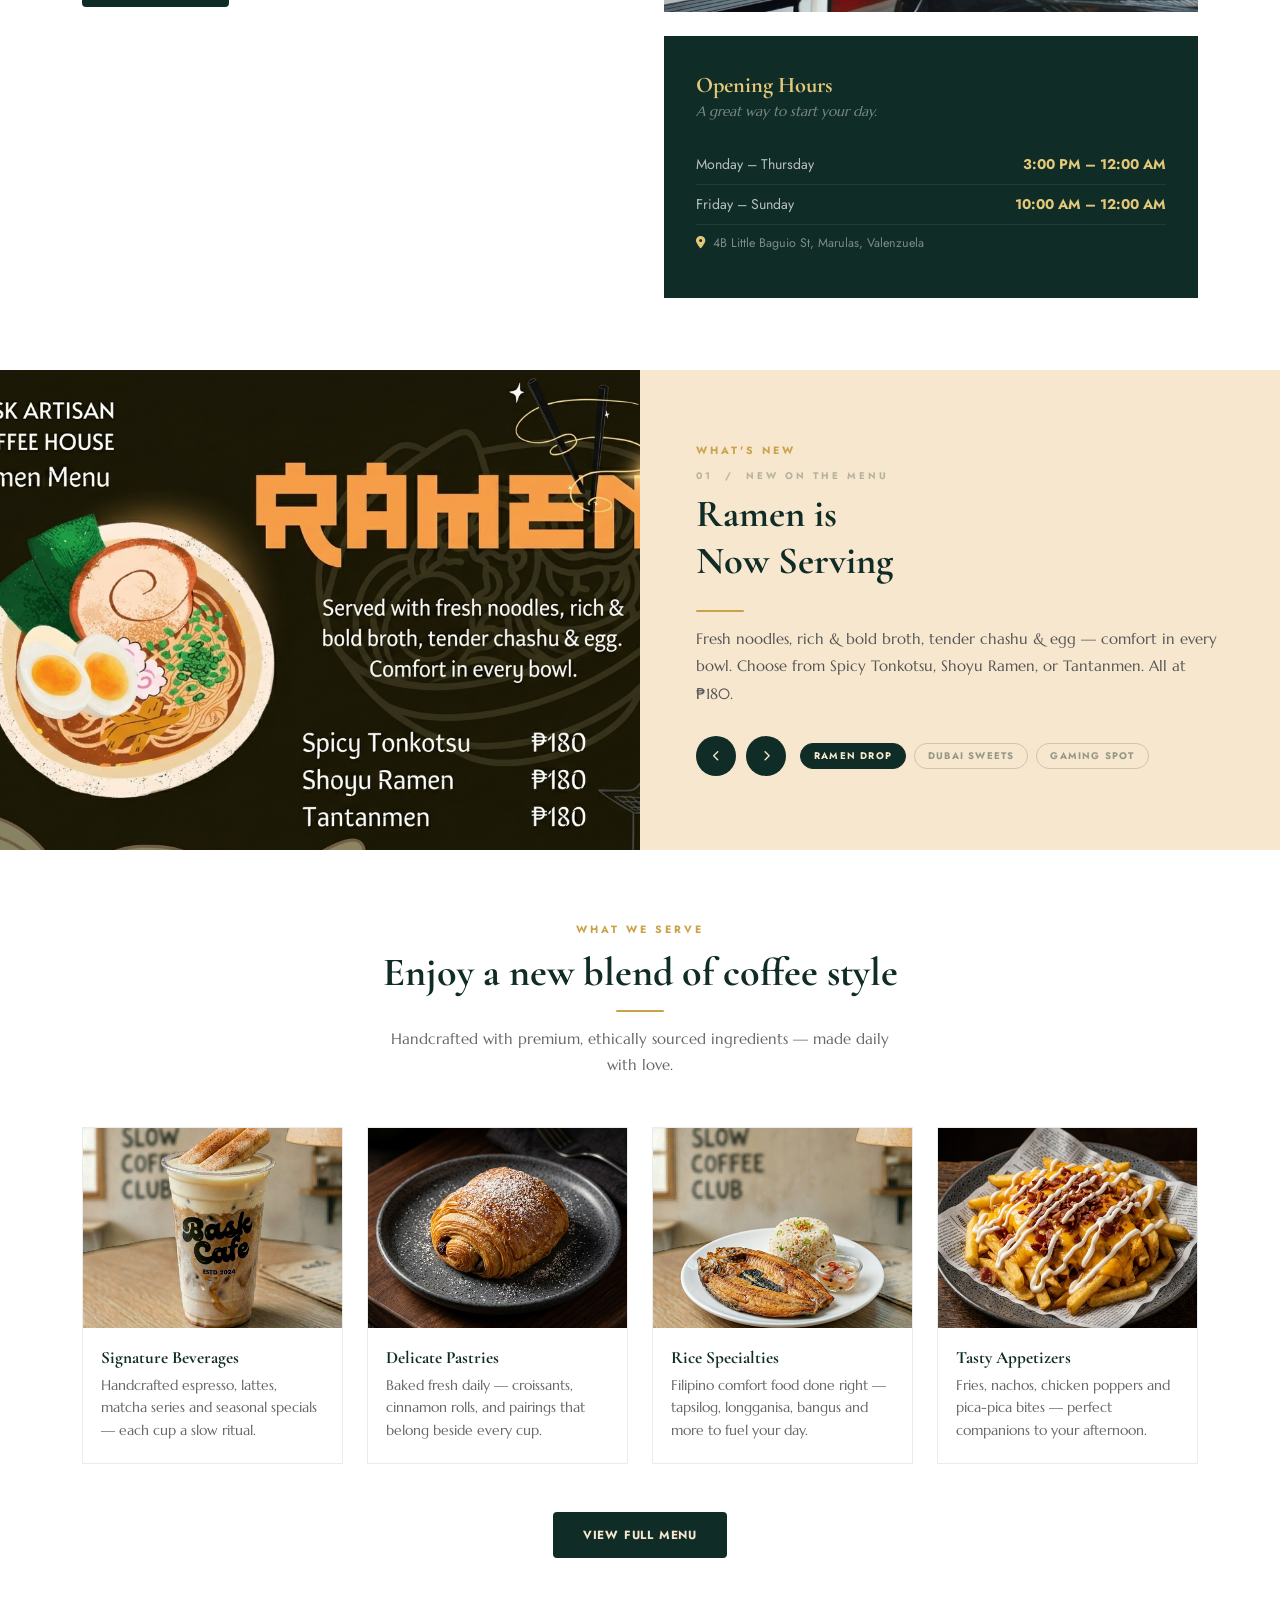
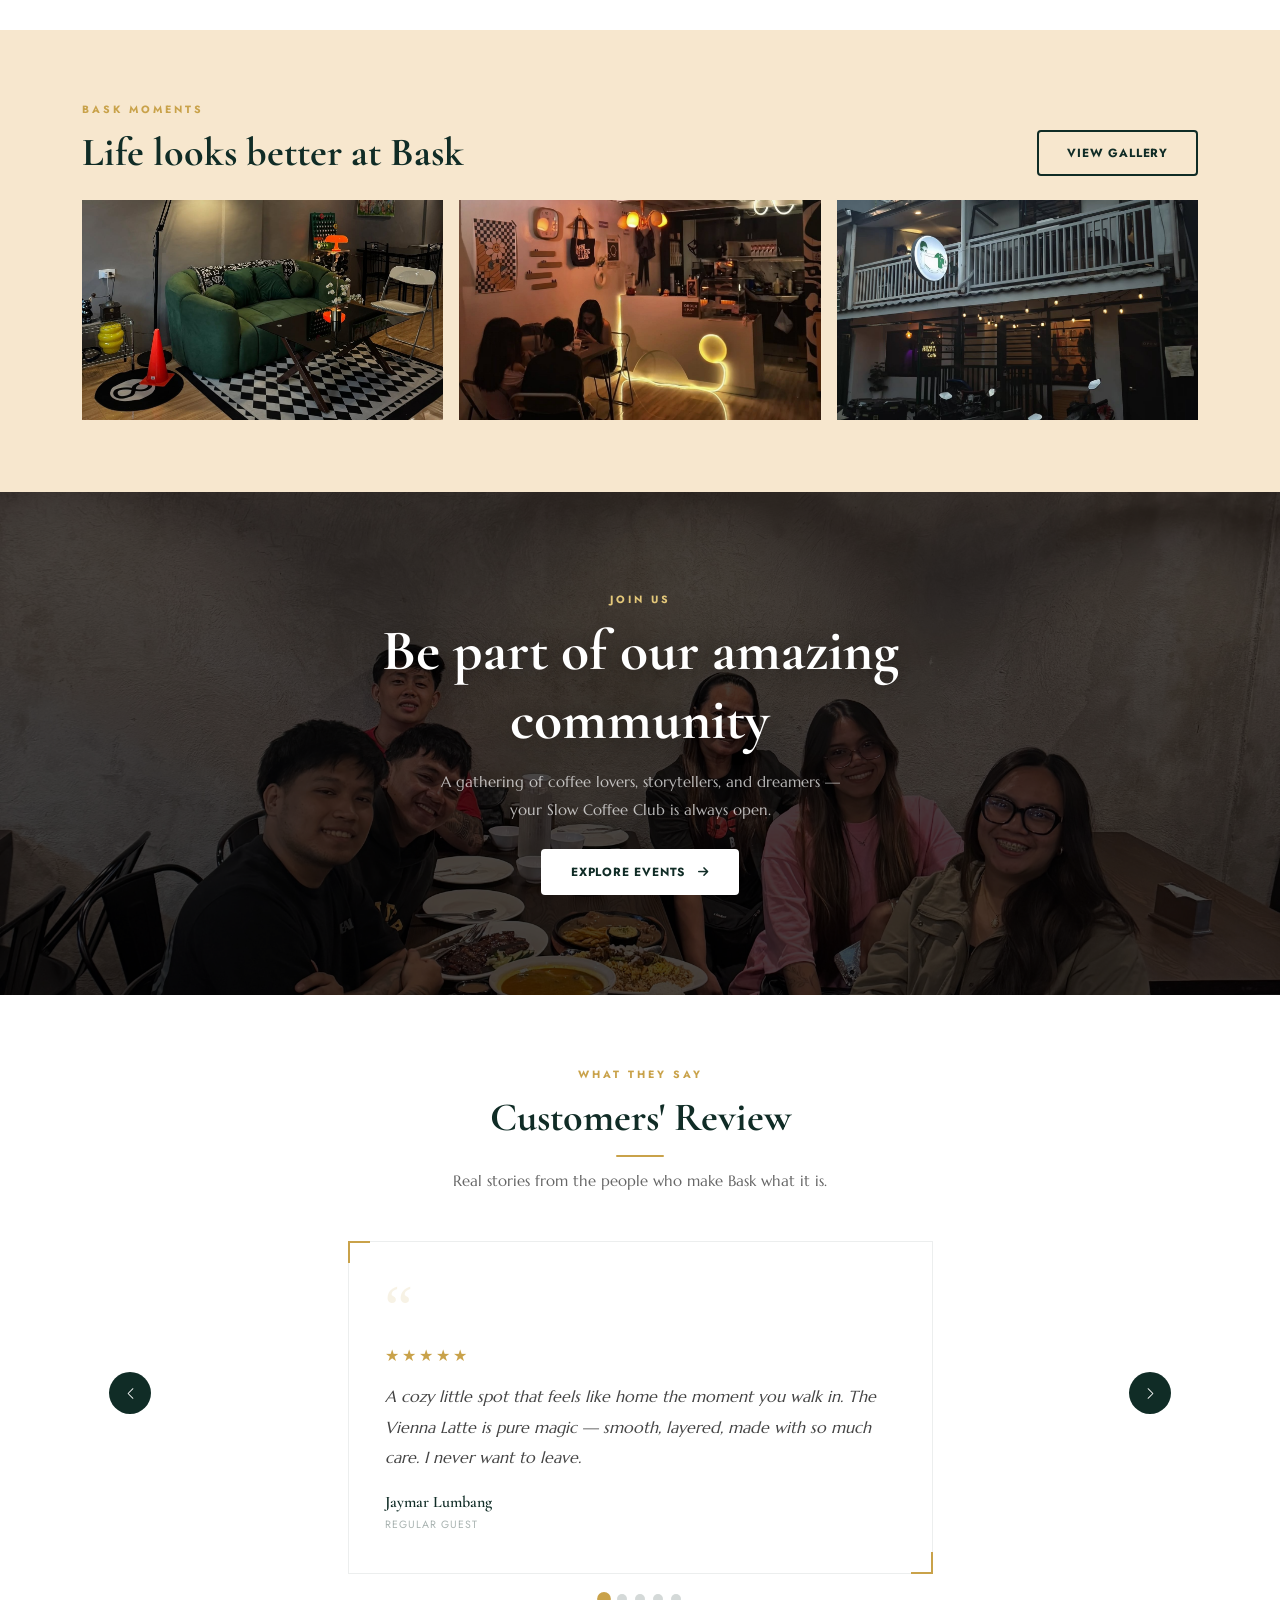
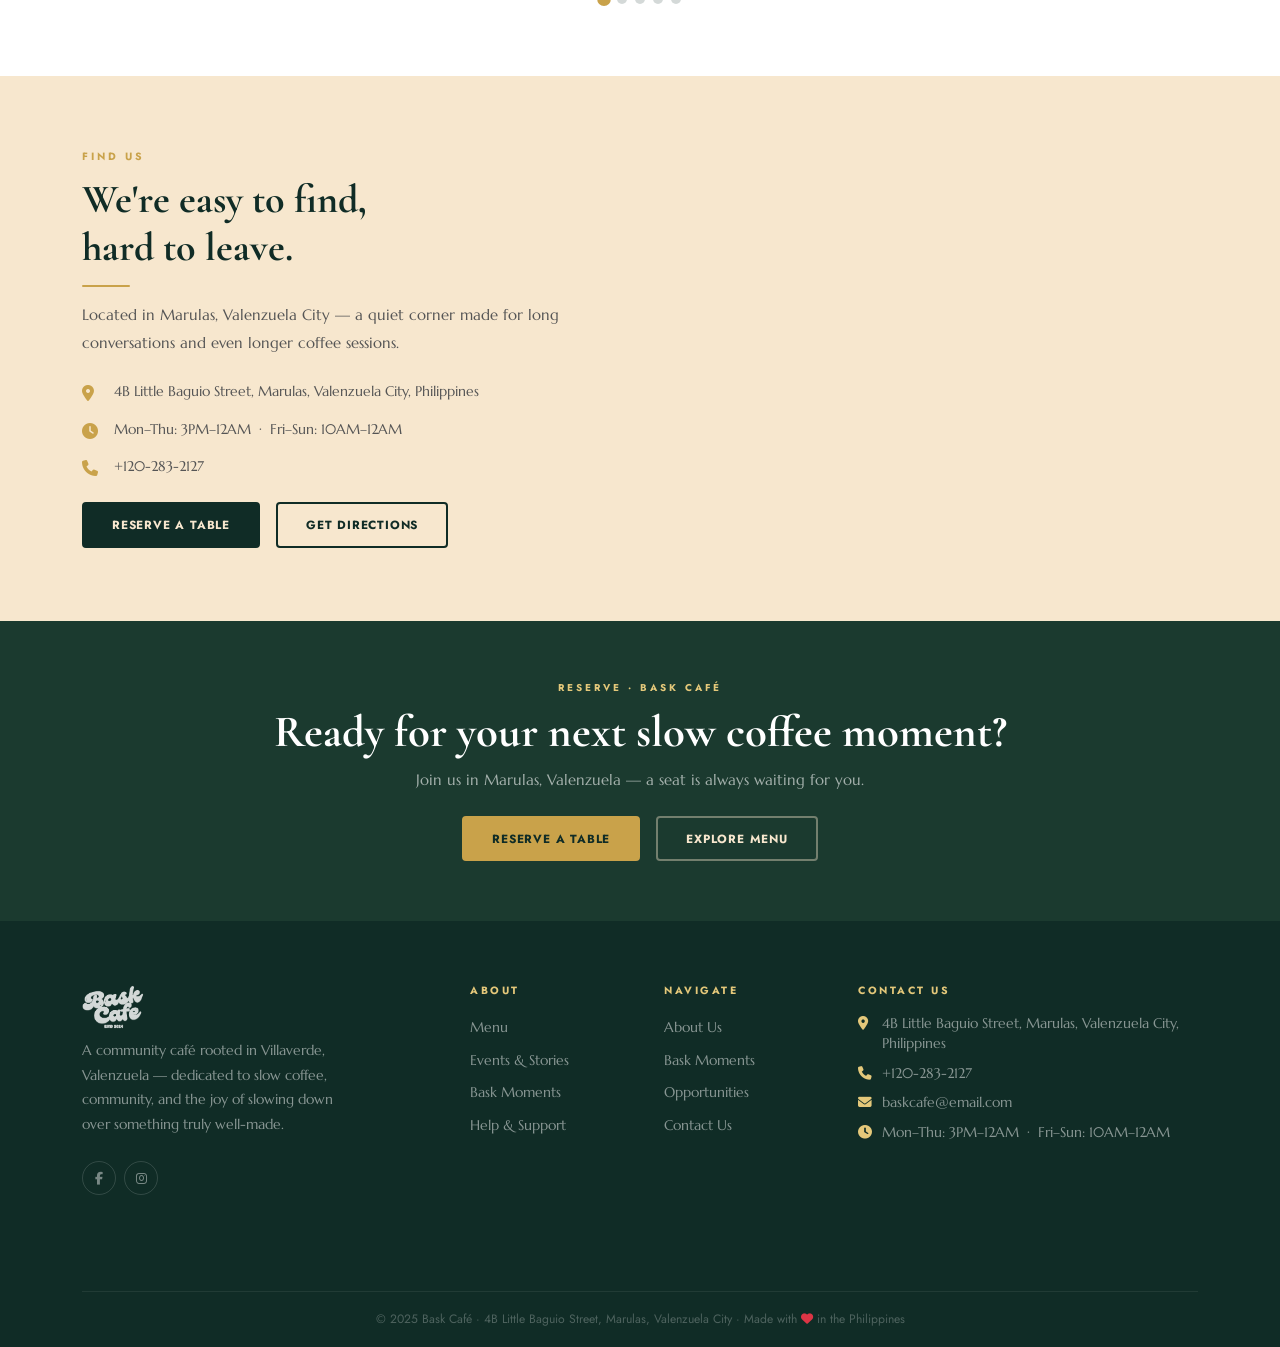
<file: home.html>
<!DOCTYPE html>
<html lang="en">
<head>
<meta charset="UTF-8"/>
<meta name="viewport" content="width=device-width,initial-scale=1.0"/>
<title>Bask Café — Home</title>
<link rel="preconnect" href="https://fonts.googleapis.com"/>
<link rel="preconnect" href="https://fonts.gstatic.com" crossorigin/>
<link href="https://fonts.googleapis.com/css2?family=Cormorant+Garamond:ital,wght@0,400;0,600;0,700;1,400&family=Marcellus&family=Jost:wght@300;400;500;600;700&display=swap" rel="stylesheet"/>
<link rel="stylesheet" href="https://cdn.jsdelivr.net/npm/bootstrap@5.3.8/dist/css/bootstrap.min.css"/>
<link rel="stylesheet" href="https://cdnjs.cloudflare.com/ajax/libs/font-awesome/6.5.0/css/all.min.css"/>
<style>
:root{
  --df:#102C26;--cr:#F7E7CE;--df-lt:#1B3A2F;
  --gold:#C9A24A;--gold-lt:#E4C87A;
  --ff-h:'Cormorant Garamond',serif;
  --ff-b:'Marcellus',serif;
  --ff-u:'Jost',sans-serif;
}
*{box-sizing:border-box;}
body{font-family:var(--ff-b);background:var(--cr);color:var(--df);overflow-x:hidden;}
h1,h2,h3,h4,h5{font-family:var(--ff-h);font-weight:700;color:var(--df);}
a{text-decoration:none;color:inherit;}
img{max-width:100%;}

/* ── NAVBAR ───────────────────────────────────────────────────── */
/* Navbar is slim and transparent-ish; logo overlays it from below */
.bask-nav{background:var(--df)!important;position:sticky;top:0;z-index:1050;transition:background .3s;overflow:visible;}
.bask-nav.scrolled{background:rgba(16,44,38,.97)!important;backdrop-filter:blur(12px);}

/* Logo sits in normal flow but overflows downward — position:relative
   with a negative margin-bottom pulls the next section up while the
   logo visually hangs below the bar */
.nav-logo-wrap{position:relative;display:flex;align-items:center;}
.nav-logo-img{height:64px;width:auto;position:relative;z-index:1060;filter:drop-shadow(0 4px 16px rgba(0,0,0,.35));transition:height .2s;}
.bask-nav.scrolled .nav-logo-img{height:48px;}

.bask-nav .nav-link{font-family:var(--ff-u);font-size:.75rem;font-weight:500;letter-spacing:.7px;text-transform:uppercase;color:rgba(247,231,206,.78)!important;padding:6px 0!important;margin:0 10px;transition:color .2s;}
.bask-nav .nav-link:hover,.bask-nav .nav-link.active{color:var(--gold-lt)!important;}
.bask-nav .dropdown-menu{background:#fff;border:none;border-top:2px solid var(--gold);border-radius:0 0 8px 8px;box-shadow:0 12px 32px rgba(0,0,0,.12);padding:8px;min-width:190px;z-index:1060;}
.bask-nav .dropdown-item{font-family:var(--ff-u);font-size:.8rem;color:#444;padding:9px 14px;border-radius:4px;transition:background .18s;}
.bask-nav .dropdown-item:hover{background:var(--cr);color:var(--df);}
.btn-reserve{font-family:var(--ff-u);font-size:.72rem;font-weight:700;letter-spacing:.7px;text-transform:uppercase;background:var(--gold);color:var(--df)!important;padding:8px 18px;border-radius:4px;border:2px solid var(--gold);transition:all .25s;white-space:nowrap;}
.btn-reserve:hover{background:transparent;color:var(--gold)!important;border-color:var(--gold);}
.navbar-toggler{border-color:rgba(247,231,206,.3);padding:4px 8px;}
.navbar-toggler-icon{background-image:url("data:image/svg+xml,%3csvg xmlns='http://www.w3.org/2000/svg' viewBox='0 0 30 30'%3e%3cpath stroke='rgba%28247%2C231%2C206%2C.85%29' stroke-width='2' d='M4 7h22M4 15h22M4 23h22'/%3e%3c/svg%3e");width:1.2em;height:1.2em;}
@media(max-width:991.98px){
  .bask-nav .navbar-collapse{background:var(--df-lt);padding:12px 16px;margin-top:6px;border-radius:8px;border:1px solid rgba(255,255,255,.06);}
  .bask-nav .navbar-collapse .navbar-nav{text-align:center;}
  .bask-nav .nav-link{padding:10px 0!important;margin:0;border-bottom:1px solid rgba(255,255,255,.05);}
  .btn-reserve{margin-top:10px;display:block;text-align:center;}
  .nav-logo-img{height:52px;}
  .bask-nav.scrolled .nav-logo-img{height:44px;}
}

/* ── HERO CAROUSEL ────────────────────────────────────────────── */
/* Key fix: controls must have z-index HIGHER than .content's z-index:2
   and must NOT be children of an overflow:hidden element            */
.hero-wrap{position:relative;}
.carousel-slide{position:relative;height:82vh;}
.carousel-slide .bg-img{position:absolute;inset:0;width:100%;height:100%;object-fit:cover;z-index:0;}
.carousel-slide .overlay{position:absolute;inset:0;background:linear-gradient(160deg,rgba(16,44,38,.68) 0%,rgba(16,44,38,.52) 60%,rgba(16,44,38,.78) 100%);z-index:1;}
.carousel-slide .content{position:relative;z-index:2;height:100%;display:flex;flex-direction:column;align-items:center;justify-content:center;text-align:center;padding:60px 80px 60px;}

/* Controls sit at z-index:10 — well above slide content */
#heroCarousel .carousel-control-prev,
#heroCarousel .carousel-control-next{
  z-index:10;width:48px;height:48px;
  top:50%;transform:translateY(-50%);
  border-radius:50%;
  background:rgba(247,231,206,.14);
  border:1.5px solid rgba(247,231,206,.3);
  margin:0 20px;opacity:1;
  transition:background .22s,border-color .22s;
}
#heroCarousel .carousel-control-prev:hover,
#heroCarousel .carousel-control-next:hover{background:rgba(201,162,74,.35);border-color:var(--gold-lt);}
#heroCarousel .carousel-control-prev-icon,
#heroCarousel .carousel-control-next-icon{width:14px;height:14px;}
#heroCarousel .carousel-indicators{z-index:10;bottom:24px;margin:0;}
#heroCarousel .carousel-indicators [data-bs-target]{
  width:8px;height:8px;border-radius:50%;
  background:rgba(247,231,206,.4);border:none;
  margin:0 5px;transition:all .24s;
}
#heroCarousel .carousel-indicators .active{background:var(--gold);transform:scale(1.4);}

.c-eyebrow{font-family:var(--ff-u);font-size:.66rem;letter-spacing:5px;text-transform:uppercase;color:var(--gold-lt);margin-bottom:12px;}
.c-logo{max-width:240px;width:100%;height:auto;display:block;margin:0 auto 18px;filter:drop-shadow(0 4px 20px rgba(0,0,0,.5));animation:lBounce 3.4s ease-in-out infinite;}
@keyframes lBounce{0%,100%{transform:translateY(0)}45%{transform:translateY(-10px)}65%{transform:translateY(-8px)}}
.c-badge{display:inline-flex;align-items:center;gap:7px;background:rgba(247,231,206,.1);border:1.5px solid rgba(247,231,206,.28);color:var(--cr);font-family:var(--ff-u);font-size:.65rem;font-weight:600;letter-spacing:1.5px;text-transform:uppercase;padding:7px 16px;border-radius:4px;margin-bottom:16px;}
.c-heading{font-family:var(--ff-h);font-size:clamp(2.2rem,5.5vw,4rem);font-weight:700;color:#fff;line-height:1.1;margin-bottom:14px;text-shadow:0 3px 20px rgba(0,0,0,.4);}
.c-sub{font-family:var(--ff-b);font-style:italic;font-size:clamp(.88rem,1.4vw,1.05rem);color:rgba(255,255,255,.82);max-width:520px;margin:0 auto 28px;line-height:1.85;}
.c-btns{display:flex;gap:12px;justify-content:center;flex-wrap:wrap;}
.btn-c-white{font-family:var(--ff-u);font-size:.72rem;font-weight:700;letter-spacing:.8px;text-transform:uppercase;background:#fff;color:var(--df)!important;padding:12px 26px;border-radius:4px;border:2px solid #fff;transition:all .25s;display:inline-block;}
.btn-c-white:hover{background:transparent;color:#fff!important;}
.btn-c-outline{font-family:var(--ff-u);font-size:.72rem;font-weight:700;letter-spacing:.8px;text-transform:uppercase;background:transparent;color:#fff!important;padding:12px 26px;border-radius:4px;border:2px solid rgba(255,255,255,.6);transition:all .25s;display:inline-block;}
.btn-c-outline:hover{background:rgba(255,255,255,.12);border-color:#fff;}

/* ── COMMON UTILITIES ─────────────────────────────────────────── */
.btn-df{font-family:var(--ff-u);font-size:.74rem;font-weight:700;letter-spacing:.8px;text-transform:uppercase;background:var(--df);color:var(--cr)!important;padding:12px 28px;border-radius:4px;border:2px solid var(--df);transition:all .25s;display:inline-block;}
.btn-df:hover{background:transparent;color:var(--df)!important;}
.btn-outline-df{font-family:var(--ff-u);font-size:.74rem;font-weight:700;letter-spacing:.8px;text-transform:uppercase;background:transparent;color:var(--df)!important;padding:12px 28px;border-radius:4px;border:2px solid var(--df);transition:all .25s;display:inline-block;}
.btn-outline-df:hover{background:var(--df);color:var(--cr)!important;}
.btn-gold{font-family:var(--ff-u);font-size:.74rem;font-weight:700;letter-spacing:.8px;text-transform:uppercase;background:var(--gold);color:var(--df)!important;padding:12px 28px;border-radius:4px;border:2px solid var(--gold);transition:all .25s;display:inline-block;}
.btn-gold:hover{background:transparent;color:var(--gold)!important;}
.btn-outline-cr{font-family:var(--ff-u);font-size:.74rem;font-weight:700;letter-spacing:.8px;text-transform:uppercase;background:transparent;color:var(--cr)!important;padding:12px 28px;border-radius:4px;border:2px solid rgba(247,231,206,.4);transition:all .25s;display:inline-block;}
.btn-outline-cr:hover{border-color:var(--cr);background:rgba(247,231,206,.08);}
.eyebrow{font-family:var(--ff-u);font-size:.66rem;font-weight:700;letter-spacing:3px;text-transform:uppercase;color:var(--gold);display:block;margin-bottom:10px;}
.s-rule{width:48px;height:2px;background:var(--gold);border-radius:1px;margin:14px 0;}
.s-rule-c{margin:14px auto;}

/* ── STORY / HOURS ────────────────────────────────────────────── */
.about-img{width:100%;height:100%;min-height:340px;object-fit:cover;display:block;}
.tag-pill{font-family:var(--ff-u);font-size:.68rem;font-weight:600;letter-spacing:1px;text-transform:uppercase;border:1.5px solid var(--df);color:var(--df);padding:7px 14px;border-radius:0;display:inline-flex;align-items:center;gap:7px;}
.hours-card{background:var(--df);padding:36px 32px;}
.hours-card h4{font-family:var(--ff-h);font-size:1.4rem;color:var(--gold-lt);margin-bottom:3px;}
.hours-card .sub{font-style:italic;font-size:.86rem;color:rgba(255,255,255,.45);margin-bottom:22px;}
.h-row{display:flex;justify-content:space-between;flex-wrap:wrap;gap:4px;padding:9px 0;border-bottom:1px solid rgba(255,255,255,.07);font-size:.88rem;}
.h-row:last-child{border-bottom:none;}
.h-row .day{color:rgba(255,255,255,.7);font-family:var(--ff-u);}
.h-row .time{color:var(--gold-lt);font-weight:700;font-family:var(--ff-u);}

/* ── WHAT'S NEW ───────────────────────────────────────────────── */
.wn-img{width:100%;height:480px;object-fit:cover;display:block;}
.wn-content{padding:52px 56px;background:#fff;}
.wn-slide-num{font-family:var(--ff-u);font-size:.6rem;font-weight:700;letter-spacing:3px;text-transform:uppercase;color:rgba(16,44,38,.28);display:block;margin-bottom:8px;}
.wn-controls{display:flex;align-items:center;gap:10px;margin-top:28px;flex-wrap:wrap;}
.wn-ctrl{width:40px;height:40px;border-radius:50%;background:var(--df);border:none;color:var(--cr);display:inline-flex;align-items:center;justify-content:center;font-size:.68rem;cursor:pointer;transition:background .22s;flex-shrink:0;}
.wn-ctrl:hover{background:var(--gold);color:var(--df);}
.wn-pills{display:flex;gap:8px;flex-wrap:wrap;align-items:center;}
.wn-pill{font-family:var(--ff-u);font-size:.6rem;font-weight:700;letter-spacing:1.2px;text-transform:uppercase;background:transparent;border:1.5px solid rgba(16,44,38,.18);color:rgba(16,44,38,.42);padding:5px 13px;border-radius:20px;cursor:pointer;transition:all .22s;white-space:nowrap;}
.wn-pill.active{background:var(--df);border-color:var(--df);color:var(--cr);}
.wn-pill:hover:not(.active){border-color:var(--df);color:var(--df);}

/* ── OFFERS ───────────────────────────────────────────────────── */
.o-card{background:#fff;border:1.5px solid rgba(16,44,38,.09);overflow:hidden;transition:transform .28s,box-shadow .28s;}
.o-card:hover{transform:translateY(-5px);box-shadow:0 14px 40px rgba(0,0,0,.11);}
.o-card img{width:100%;height:200px;object-fit:cover;display:block;}
.o-card-body{padding:20px 18px;}
.o-card-body h5{font-family:var(--ff-h);font-size:1.08rem;color:var(--df);margin-bottom:6px;}
.o-card-body p{font-size:.86rem;color:#666;line-height:1.65;margin:0;}

/* ── COMMUNITY ────────────────────────────────────────────────── */
.comm-section{position:relative;padding:100px 0;text-align:center;overflow:hidden;}
.comm-bg{position:absolute;inset:0;background:url('/images/Team\ 2.jpg') center/cover;filter:brightness(.28);z-index:0;}
.comm-inner{position:relative;z-index:2;}
.comm-inner h2{font-family:var(--ff-h);font-size:clamp(2.2rem,5vw,3.6rem);color:#fff;text-shadow:0 4px 24px rgba(0,0,0,.4);margin-bottom:12px;}
.comm-inner p{color:rgba(255,255,255,.7);max-width:420px;margin:0 auto 26px;font-size:.96rem;line-height:1.82;}
.btn-comm{font-family:var(--ff-u);font-size:.74rem;font-weight:700;letter-spacing:.8px;text-transform:uppercase;background:#fff;color:var(--df)!important;padding:12px 28px;border-radius:4px;border:2px solid #fff;transition:all .25s;display:inline-block;}
.btn-comm:hover{background:transparent;color:#fff!important;}

/* ── REVIEWS ──────────────────────────────────────────────────── */
.rev-card{
  background:#fff;
  border:1.5px solid rgba(16,44,38,.08);
  padding:40px 36px;
  position:relative;
}
/* Corner bracket frame instead of gold top border */
.rev-card::before,.rev-card::after{
  content:'';position:absolute;
  width:22px;height:22px;
}
.rev-card::before{
  top:-1px;left:-1px;
  border-top:2px solid var(--gold);
  border-left:2px solid var(--gold);
}
.rev-card::after{
  bottom:-1px;right:-1px;
  border-bottom:2px solid var(--gold);
  border-right:2px solid var(--gold);
}
.rev-card .q-big{font-family:Georgia,serif;font-size:4rem;color:rgba(201,162,74,.14);line-height:.8;display:block;margin-bottom:10px;}
.rev-card .stars{color:var(--gold);font-size:1rem;letter-spacing:3px;margin-bottom:14px;}
.rev-card blockquote{font-style:italic;font-size:1rem;color:#444;line-height:1.9;margin-bottom:18px;}
.rev-card .author{font-family:var(--ff-h);font-size:1rem;color:var(--df);font-weight:600;}
.rev-card .role{font-family:var(--ff-u);font-size:.66rem;letter-spacing:1px;text-transform:uppercase;color:rgba(16,44,38,.36);margin-top:3px;}

/* Controls for review carousel */
#revCarousel .carousel-control-prev,
#revCarousel .carousel-control-next{
  width:42px;height:42px;border-radius:50%;
  background:var(--df);opacity:1;
  top:42%;transform:translateY(-50%);
  z-index:5;
}
#revCarousel .carousel-control-prev{left:-21px;}
#revCarousel .carousel-control-next{right:-21px;}
#revCarousel .carousel-control-prev-icon,
#revCarousel .carousel-control-next-icon{width:13px;height:13px;}

/* 5 dots — BELOW the card, outside carousel-inner */
#revCarousel .carousel-indicators{
  position:static;
  display:flex;justify-content:center;align-items:center;
  gap:8px;margin:20px 0 0;
  list-style:none;padding:0;
}
#revCarousel .carousel-indicators [data-bs-target]{
  width:10px;height:10px;border-radius:50%;
  background:rgba(16,44,38,.18);border:none;
  margin:0;padding:0;
  transition:all .26s;opacity:1;
  flex-shrink:0;cursor:pointer;
}
#revCarousel .carousel-indicators .active{
  background:var(--gold);transform:scale(1.38);
}
#revCarousel .carousel-indicators [data-bs-target]:hover{
  background:rgba(16,44,38,.45);
}

/* ── MOMENTS ──────────────────────────────────────────────────── */
.moments-img{width:100%;object-fit:cover;display:block;transition:transform .4s;}
.moments-img:hover{transform:scale(1.04);}
.moments-wrap{overflow:hidden;}

/* ── CTA / FOOTER ─────────────────────────────────────────────── */
.cta-band{background:var(--df-lt);padding:60px 0;text-align:center;}
.cta-band h2{font-family:var(--ff-h);font-size:clamp(1.8rem,4vw,2.8rem);color:#fff;margin-bottom:10px;}
.cta-band p{color:rgba(255,255,255,.6);font-size:.93rem;margin-bottom:24px;}
.bask-footer{background:var(--df);padding:64px 0 0;}
.f-brand{font-family:var(--ff-h);font-size:1.4rem;font-weight:700;color:#fff;margin-bottom:10px;}
.f-desc{font-size:.86rem;color:rgba(255,255,255,.5);line-height:1.78;max-width:260px;}
.f-head{font-family:var(--ff-u);font-size:.66rem;font-weight:700;letter-spacing:2.5px;text-transform:uppercase;color:var(--gold-lt);margin-bottom:16px;}
.f-links{list-style:none;padding:0;margin:0;}
.f-links li{margin-bottom:8px;}
.f-links a{font-size:.86rem;color:rgba(255,255,255,.5);transition:color .18s,padding-left .18s;}
.f-links a:hover{color:var(--gold-lt);padding-left:4px;}
.f-contact{display:flex;gap:10px;align-items:flex-start;margin-bottom:9px;font-size:.85rem;color:rgba(255,255,255,.5);}
.f-contact i{color:var(--gold-lt);margin-top:3px;flex-shrink:0;width:14px;}
.f-bottom{border-top:1px solid rgba(255,255,255,.07);margin-top:48px;padding:18px 0;text-align:center;font-family:var(--ff-u);font-size:.76rem;color:rgba(255,255,255,.26);}
.f-social{width:34px;height:34px;border-radius:50%;border:1px solid rgba(255,255,255,.14);display:inline-flex;align-items:center;justify-content:center;color:rgba(255,255,255,.44);font-size:.8rem;transition:all .22s;}
.f-social:hover{background:var(--gold);border-color:var(--gold);color:var(--df);}

/* ── REVEAL / BTT ─────────────────────────────────────────────── */
[data-reveal]{opacity:0;transform:translateY(22px);transition:opacity .6s ease,transform .6s ease;}
[data-reveal].revealed{opacity:1;transform:none;}
[data-reveal-delay="1"]{transition-delay:.1s;}
[data-reveal-delay="2"]{transition-delay:.2s;}
[data-reveal-delay="3"]{transition-delay:.3s;}
[data-reveal-delay="4"]{transition-delay:.42s;}
.btt{position:fixed;bottom:24px;right:24px;width:42px;height:42px;background:var(--gold);color:var(--df);border:none;border-radius:50%;display:flex;align-items:center;justify-content:center;opacity:0;pointer-events:none;transition:opacity .3s,transform .3s;z-index:999;cursor:pointer;font-size:.95rem;}
.btt.on{opacity:1;pointer-events:all;}
.btt:hover{transform:translateY(-3px);}

/* ── RESPONSIVE ───────────────────────────────────────────────── */
@media(min-width:768px)and(max-width:991.98px){
  .carousel-slide{height:72vw;min-height:420px;}
  .c-logo{max-width:190px;}
  .c-heading{font-size:2.4rem;}
  .o-card img{height:148px;}
  .comm-section{padding:80px 0;}
  .about-img{min-height:280px;}
  .wn-img{height:360px;}
  .wn-content{padding:36px 36px;}
}
@media(max-width:767.98px){
  .carousel-slide{height:100svh;min-height:520px;}
  .carousel-slide .content{padding:60px 16px 80px;}
  .c-logo{max-width:170px;margin-bottom:12px;}
  .c-badge{font-size:.58rem;padding:6px 12px;}
  .c-heading{font-size:1.85rem;}
  .c-sub{font-size:.87rem;margin-bottom:20px;}
  .c-btns{gap:10px;}
  .btn-c-white,.btn-c-outline{padding:10px 18px;font-size:.67rem;}
  #heroCarousel .carousel-control-prev,
  #heroCarousel .carousel-control-next{width:36px;height:36px;margin:0 8px;}
  .about-img{min-height:220px;height:56vw;}
  .hours-card{padding:26px 20px;}
  .h-row{flex-direction:column;gap:2px;}
  .o-card img{height:140px;}
  .o-card-body{padding:16px 14px;}
  .comm-section{padding:70px 0;}
  .comm-inner h2{font-size:2rem;}
  .f-desc{max-width:100%;}
  .bask-footer{padding:48px 0 0;}
  .wn-img{height:240px;}
  .wn-content{padding:28px 22px;}
  .wn-pills{gap:6px;}
  .wn-pill{font-size:.55rem;padding:4px 10px;}
  #revCarousel .carousel-control-prev{left:-6px;}
  #revCarousel .carousel-control-next{right:-6px;}
  .rev-card{padding:28px 22px;}
}
</style>
</head>
<body>

<!-- ═══ NAVBAR — logo overflows downward ═════════════════════════ -->
<nav class="navbar navbar-expand-lg bask-nav py-2" id="mainNav">
  <div class="container">
    <a class="navbar-brand nav-logo-wrap" href="index.html">
      <img src="../images/BASKCAFENOBG.png" alt="Bask Café" class="nav-logo-img"
        onerror="this.src='https://images.unsplash.com/photo-1495474472287-4d71bcdd2085?w=80&q=60';this.style.height='44px';this.style.borderRadius='4px'"/>
    </a>
    <button class="navbar-toggler" type="button" data-bs-toggle="collapse" data-bs-target="#navMenu" aria-controls="navMenu" aria-expanded="false" aria-label="Toggle navigation">
      <span class="navbar-toggler-icon"></span>
    </button>
    <div class="collapse navbar-collapse" id="navMenu">
      <ul class="navbar-nav mx-auto py-2 py-lg-0 align-items-lg-center">
        <li class="nav-item"><a class="nav-link active" href="home.html">Home</a></li>
        <li class="nav-item"><a class="nav-link" href="menu.html">Menu</a></li>
        <li class="nav-item"><a class="nav-link" href="about.html">About Us</a></li>
        <li class="nav-item"><a class="nav-link" href="bask-moments.html">Bask Moments</a></li>
        <li class="nav-item dropdown">
          <a class="nav-link dropdown-toggle" href="#" role="button" data-bs-toggle="dropdown" aria-expanded="false">More</a>
          <ul class="dropdown-menu">
            <li><a class="dropdown-item" href="events.html"><i class="fas fa-calendar-alt me-2 opacity-50"></i>Events &amp; Stories</a></li>
            <li><a class="dropdown-item" href="opportunities.html"><i class="fas fa-briefcase me-2 opacity-50"></i>Opportunities</a></li>
            <li><hr class="dropdown-divider"/></li>
            <li><a class="dropdown-item" href="contact.html"><i class="fas fa-envelope me-2 opacity-50"></i>Contact Us</a></li>
          </ul>
        </li>
      </ul>
      <a href="contact.html" class="btn-reserve ms-lg-3">Reserve a Table</a>
    </div>
  </div>
</nav>

<!-- ═══ HERO CAROUSEL ════════════════════════════════════════════ -->
<!-- Controls are siblings of carousel-inner, NOT inside it, so they
     are never blocked by child overflow or z-index stacking -->
<div class="hero-wrap">
  <div id="heroCarousel" class="carousel slide" data-bs-ride="carousel" data-bs-interval="5500">
    <div class="carousel-indicators">
      <button type="button" data-bs-target="#heroCarousel" data-bs-slide-to="0" class="active" aria-current="true" aria-label="Slide 1"></button>
      <button type="button" data-bs-target="#heroCarousel" data-bs-slide-to="1" aria-label="Slide 2"></button>
      <button type="button" data-bs-target="#heroCarousel" data-bs-slide-to="2" aria-label="Slide 3"></button>
    </div>
    <div class="carousel-inner">
      <div class="carousel-item active">
        <div class="carousel-slide">
          <img class="bg-img" src="/images/hero-sec.png" alt="Coffee beans"/>
          <div class="overlay"></div>
          <div class="content">
            <p class="c-eyebrow">Valenzuela City &middot; Est. 2024</p>
            <div class="c-badge"><span>🐌</span> Slow Coffee Club</div>
            <img src="../images/BASKCAFELOGO.png" alt="Bask Café" class="c-logo"/>
            <p class="c-sub">Elevate your daily ritual with the finest brews, crafted to bring warmth, depth, and a moment of pure pleasure.</p>
            <div class="c-btns">
              <a href="menu.html" class="btn-c-white">Explore Menu</a>
              <a href="contact.html" class="btn-c-outline">Reserve a Table</a>
            </div>
          </div>
        </div>
      </div>
      <div class="carousel-item">
        <div class="carousel-slide">
          <img class="bg-img" src="/images/random.jpg" alt="Espresso"/>
          <div class="overlay"></div>
          <div class="content">
            <p class="c-eyebrow">Our Signature Series</p>
            <h2 class="c-heading">Every cup,<br>a slow ritual.</h2>
            <p class="c-sub">From hand-pulled espresso to our beloved Matcha Series — each drink crafted with intention, served with warmth.</p>
            <div class="c-btns">
              <a href="menu.html" class="btn-c-white">View Full Menu</a>
            </div>
          </div>
        </div>
      </div>
      <div class="carousel-item">
        <div class="carousel-slide">
          <img class="bg-img" src="/images/everycup.jpg" alt="Community"/>
          <div class="overlay"></div>
          <div class="content">
            <p class="c-eyebrow">Community &middot; Marulas, Valenzuela</p>
            <h2 class="c-heading">A seat always<br>waiting for you.</h2>
            <p class="c-sub">Come as a stranger, leave as a regular. Bask Café is your Slow Coffee Club — always open, always warm.</p>
            <div class="c-btns">
              <a href="about.html" class="btn-c-white">Our Story</a>
              <a href="contact.html" class="btn-c-outline">Find Us</a>
            </div>
          </div>
        </div>
      </div>
    </div>
    <button class="carousel-control-prev" type="button" data-bs-target="#heroCarousel" data-bs-slide="prev">
      <span class="carousel-control-prev-icon" aria-hidden="true"></span>
      <span class="visually-hidden">Previous</span>
    </button>
    <button class="carousel-control-next" type="button" data-bs-target="#heroCarousel" data-bs-slide="next">
      <span class="carousel-control-next-icon" aria-hidden="true"></span>
      <span class="visually-hidden">Next</span>
    </button>
  </div>
</div>

<!-- ═══ OUR STORY ════════════════════════════════════════════════ -->
<section class="py-5 bg-white" id="story">
  <div class="container py-4">
    <div class="row align-items-center g-5">
      <div class="col-lg-6" data-reveal>
        <span class="eyebrow">Our Roots</span>
        <h2 class="mb-2" style="font-size:clamp(1.8rem,3.5vw,2.6rem);">Where it all started</h2>
        <div class="s-rule"></div>
        <p class="mb-3" style="font-size:.95rem;line-height:1.85;color:#444;">Bask Café was born in the heart of Villaverde — a neighbourhood shaped by warmth, late nights, and the quiet ritual of a well-made cup. We started with a simple idea: coffee should never be rushed.</p>
        <p class="mb-4" style="font-size:.95rem;line-height:1.85;color:#444;">From our espresso programme to comfort food rice meals, Bask is built around community. Come as a stranger, leave as a regular. We are your Slow Coffee Club — and there is always a seat for you here.</p>
        <div class="d-flex flex-wrap gap-2 mb-4">
          <span class="tag-pill"><i class="fas fa-coffee"></i>Coffee</span>
          <span class="tag-pill"><i class="fas fa-leaf"></i>Matcha</span>
          <span class="tag-pill"><i class="fas fa-cookie-bite"></i>Pastries</span>
          <span class="tag-pill"><i class="fas fa-utensils"></i>Comfort Food</span>
        </div>
        <a href="about.html" class="btn-df">Learn More</a>
      </div>
      <div class="col-lg-6" data-reveal data-reveal-delay="2">
        <img src="/images/baskartisan.png" alt="Bask origin" class="about-img w-100 mb-4"/>
        <div class="hours-card">
          <h4>Opening Hours</h4>
          <p class="sub">A great way to start your day.</p>
          <div class="h-row"><span class="day">Monday – Thursday</span><span class="time">3:00 PM – 12:00 AM</span></div>
          <div class="h-row"><span class="day">Friday – Sunday</span><span class="time">10:00 AM – 12:00 AM</span></div>
          <div class="h-row" style="border-bottom:none;"><span class="day" style="color:rgba(255,255,255,.45);font-size:.78rem;"><i class="fas fa-map-marker-alt me-2" style="color:var(--gold-lt);"></i>4B Little Baguio St, Marulas, Valenzuela</span></div>
        </div>
      </div>
    </div>
  </div>
</section>

<!-- ═══ WHAT'S NEW (moved to where stats were) ═══════════════════ -->
<section id="whats-new" style="background:var(--cr);overflow:hidden;">
  <div id="whatsNewCarousel" class="carousel slide" data-bs-ride="false">
    <div class="carousel-inner">

      <div class="carousel-item active">
        <div class="row g-0 align-items-stretch">
          <div class="col-md-6">
            <img src="/images/ramen.png" alt="Ramen at Bask Café" class="wn-img" style="object-position:center top;"/>
          </div>
          <div class="col-md-6 wn-content d-flex flex-column justify-content-center" style="background:var(--cr);">
            <span class="eyebrow">What's New</span>
            <span class="wn-slide-num">01 &nbsp;/&nbsp; New on the Menu</span>
            <h2 style="font-size:clamp(1.8rem,3vw,2.6rem);margin-bottom:12px;">Ramen is<br>Now Serving</h2>
            <div class="s-rule"></div>
            <p style="font-size:.93rem;line-height:1.85;color:#555;margin-bottom:0;">Fresh noodles, rich &amp; bold broth, tender chashu &amp; egg — comfort in every bowl. Choose from Spicy Tonkotsu, Shoyu Ramen, or Tantanmen. All at ₱180.</p>
            <div class="wn-controls">
              <button class="wn-ctrl" type="button" data-bs-target="#whatsNewCarousel" data-bs-slide="prev" aria-label="Prev"><i class="fas fa-chevron-left"></i></button>
              <button class="wn-ctrl" type="button" data-bs-target="#whatsNewCarousel" data-bs-slide="next" aria-label="Next"><i class="fas fa-chevron-right"></i></button>
              <div class="wn-pills ms-1">
                <button class="wn-pill active" type="button" data-bs-target="#whatsNewCarousel" data-bs-slide-to="0">Ramen Drop</button>
                <button class="wn-pill" type="button" data-bs-target="#whatsNewCarousel" data-bs-slide-to="1">Dubai Sweets</button>
                <button class="wn-pill" type="button" data-bs-target="#whatsNewCarousel" data-bs-slide-to="2">Gaming Spot</button>
              </div>
            </div>
          </div>
        </div>
      </div>

      <div class="carousel-item">
        <div class="row g-0 align-items-stretch">
          <div class="col-md-6" style="display:grid;grid-template-columns:1fr 1fr;gap:0;">
            <img src="/images/dubaimilk.jpg" alt="Dubai Milky Pistachio" style="width:100%;height:100%;min-height:320px;object-fit:cover;display:block;"/>
            <img src="/images/dubaichoco.jpg" alt="Dubai Chewy Cookies" style="width:100%;height:100%;min-height:320px;object-fit:cover;display:block;object-position:center top;"/>
          </div>
          <div class="col-md-6 wn-content d-flex flex-column justify-content-center" style="background:var(--cr);">
            <span class="eyebrow">What's New</span>
            <span class="wn-slide-num">02 &nbsp;/&nbsp; New Pastry Drop</span>
            <h2 style="font-size:clamp(1.8rem,3vw,2.6rem);margin-bottom:12px;">Dubai Sweets<br>Have Arrived</h2>
            <div class="s-rule"></div>
            <p style="font-size:.93rem;line-height:1.85;color:#555;margin-bottom:0;">Taste the hype — our new Dubai Milky Pistachio and Dubai Chewy Cookies are here. Packed with kataifi pistachio filling, these are the bites everyone's been asking for.</p>
            <div class="wn-controls">
              <button class="wn-ctrl" type="button" data-bs-target="#whatsNewCarousel" data-bs-slide="prev" aria-label="Prev"><i class="fas fa-chevron-left"></i></button>
              <button class="wn-ctrl" type="button" data-bs-target="#whatsNewCarousel" data-bs-slide="next" aria-label="Next"><i class="fas fa-chevron-right"></i></button>
              <div class="wn-pills ms-1">
                <button class="wn-pill" type="button" data-bs-target="#whatsNewCarousel" data-bs-slide-to="0">Ramen Drop</button>
                <button class="wn-pill active" type="button" data-bs-target="#whatsNewCarousel" data-bs-slide-to="1">Dubai Sweets</button>
                <button class="wn-pill" type="button" data-bs-target="#whatsNewCarousel" data-bs-slide-to="2">Gaming Spot</button>
              </div>
            </div>
          </div>
        </div>
      </div>

      <div class="carousel-item">
        <div class="row g-0 align-items-stretch">
          <div class="col-md-6">
            <img src="/images/game.png" alt="PS4 Gaming at Bask Café" class="wn-img" style="object-position:center center;"/>
          </div>
          <div class="col-md-6 wn-content d-flex flex-column justify-content-center" style="background:var(--cr);">
            <span class="eyebrow">What's New</span>
            <span class="wn-slide-num">03 &nbsp;/&nbsp; New Experience</span>
            <h2 style="font-size:clamp(1.8rem,3vw,2.6rem);margin-bottom:12px;">PS4 + Coffee?<br>Yes, Please.</h2>
            <div class="s-rule"></div>
            <p style="font-size:.93rem;line-height:1.85;color:#555;margin-bottom:0;">Bask just got a gaming corner. Book the PS4 spot, order your favorite brew, and stay a while longer. Available for reservation — ask our staff for rates and availability.</p>
            <div class="wn-controls">
              <button class="wn-ctrl" type="button" data-bs-target="#whatsNewCarousel" data-bs-slide="prev" aria-label="Prev"><i class="fas fa-chevron-left"></i></button>
              <button class="wn-ctrl" type="button" data-bs-target="#whatsNewCarousel" data-bs-slide="next" aria-label="Next"><i class="fas fa-chevron-right"></i></button>
              <div class="wn-pills ms-1">
                <button class="wn-pill" type="button" data-bs-target="#whatsNewCarousel" data-bs-slide-to="0">Ramen Drop</button>
                <button class="wn-pill" type="button" data-bs-target="#whatsNewCarousel" data-bs-slide-to="1">Dubai Sweets</button>
                <button class="wn-pill active" type="button" data-bs-target="#whatsNewCarousel" data-bs-slide-to="2">Gaming Spot</button>
              </div>
            </div>
          </div>
        </div>
      </div>

    </div>
  </div>
</section>

<!-- ═══ WHAT WE SERVE ════════════════════════════════════════════ -->
<section class="py-5 bg-white" id="offerings">
  <div class="container py-4">
    <div class="text-center mb-5" data-reveal>
      <span class="eyebrow">What We Serve</span>
      <h2 class="mb-2" style="font-size:clamp(1.8rem,3.5vw,2.5rem);">Enjoy a new blend of coffee style</h2>
      <div class="s-rule s-rule-c"></div>
      <p class="mx-auto" style="max-width:500px;color:#666;font-size:.93rem;line-height:1.8;">Handcrafted with premium, ethically sourced ingredients — made daily with love.</p>
    </div>
    <div class="row g-4">
      <div class="col-6 col-md-3" data-reveal data-reveal-delay="1">
        <div class="o-card h-100"><img src="/images/baskexclu/basksig.png" alt="Signature Beverages"/><div class="o-card-body"><h5>Signature Beverages</h5><p>Handcrafted espresso, lattes, matcha series and seasonal specials — each cup a slow ritual.</p></div></div>
      </div>
      <div class="col-6 col-md-3" data-reveal data-reveal-delay="2">
        <div class="o-card h-100"><img src="/images/pastries/painAu.png" alt="Delicate Pastries"/><div class="o-card-body"><h5>Delicate Pastries</h5><p>Baked fresh daily — croissants, cinnamon rolls, and pairings that belong beside every cup.</p></div></div>
      </div>
      <div class="col-6 col-md-3" data-reveal data-reveal-delay="3">
        <div class="o-card h-100"><img src="/images/RiceM/bangus.png" alt="Rice Specialties"/><div class="o-card-body"><h5>Rice Specialties</h5><p>Filipino comfort food done right — tapsilog, longganisa, bangus and more to fuel your day.</p></div></div>
      </div>
      <div class="col-6 col-md-3" data-reveal data-reveal-delay="4">
        <div class="o-card h-100"><img src="/images/picapica/baconfries.png" alt="Tasty Appetizers"/><div class="o-card-body"><h5>Tasty Appetizers</h5><p>Fries, nachos, chicken poppers and pica-pica bites — perfect companions to your afternoon.</p></div></div>
      </div>
    </div>
    <div class="text-center mt-5" data-reveal>
      <a href="menu.html" class="btn-df">View Full Menu</a>
    </div>
  </div>
</section>

<!-- ═══ BASK MOMENTS ═════════════════════════════════════════════ -->
<section class="py-5" style="background:var(--cr);" id="moments">
  <div class="container py-4">
    <div class="row align-items-end mb-4" data-reveal>
      <div class="col-md-8">
        <span class="eyebrow">Bask Moments</span>
        <h2 class="mb-0" style="font-size:clamp(1.8rem,3.5vw,2.5rem);">Life looks better at Bask</h2>
      </div>
      <div class="col-md-4 text-md-end mt-3 mt-md-0">
        <a href="bask-moments.html" class="btn-outline-df">View Gallery</a>
      </div>
    </div>
    <div class="row g-3" data-reveal data-reveal-delay="1">
      <div class="col-6 col-md-4"><div class="moments-wrap"><img src="/images/home3.jpg" alt="Café vibes" class="moments-img" style="height:220px;"/></div></div>
      <div class="col-6 col-md-4"><div class="moments-wrap"><img src="/images/home2.jpg" alt="Coffee craft" class="moments-img" style="height:220px;"/></div></div>
      <div class="col-12 col-md-4"><div class="moments-wrap"><img src="/images/home1.jpg" alt="Bask interiors" class="moments-img" style="height:220px;"/></div></div>
    </div>
  </div>
</section>

<!-- ═══ COMMUNITY ════════════════════════════════════════════════ -->
<section class="comm-section" id="community">
  <div class="comm-bg"></div>
  <div class="container comm-inner" data-reveal>
    <span class="eyebrow" style="color:var(--gold-lt);">Join Us</span>
    <h2>Be part of our amazing<br class="d-none d-md-block"/> community</h2>
    <p>A gathering of coffee lovers, storytellers, and dreamers — your Slow Coffee Club is always open.</p>
    <a href="events.html" class="btn-comm">Explore Events <i class="fas fa-arrow-right ms-2"></i></a>
  </div>
</section>

<!-- ═══ REVIEWS — 5 slides, smooth fade, dots INSIDE section ═════ -->
<section class="py-5 bg-white" id="reviews">
  <div class="container py-4">
    <div class="text-center mb-5" data-reveal>
      <span class="eyebrow">What They Say</span>
      <h2 class="mb-2" style="font-size:clamp(1.8rem,3.5vw,2.5rem);">Customers' Review</h2>
      <div class="s-rule s-rule-c"></div>
      <p class="mx-auto" style="max-width:460px;color:#666;font-size:.91rem;">Real stories from the people who make Bask what it is.</p>
    </div>
    <div class="position-relative px-3 px-md-5" data-reveal>
      <div id="revCarousel" class="carousel slide carousel-fade" data-bs-ride="false">
        <div class="carousel-inner">
          <div class="carousel-item active">
            <div class="row justify-content-center"><div class="col-md-8 col-lg-7">
              <div class="rev-card">
                <span class="q-big">&ldquo;</span>
                <div class="stars">★★★★★</div>
                <blockquote>A cozy little spot that feels like home the moment you walk in. The Vienna Latte is pure magic — smooth, layered, made with so much care. I never want to leave.</blockquote>
                <div class="author">Jaymar Lumbang</div><div class="role">Regular Guest</div>
              </div>
            </div></div>
          </div>
          <div class="carousel-item">
            <div class="row justify-content-center"><div class="col-md-8 col-lg-7">
              <div class="rev-card">
                <span class="q-big">&ldquo;</span>
                <div class="stars">★★★★★</div>
                <blockquote>The Matcha Series completely changed how I think about matcha. The Berry Matcha is absolutely divine. And the staff? Genuinely the warmest people — they remember your name.</blockquote>
                <div class="author">Anika Reyes</div><div class="role">Weekly Visitor</div>
              </div>
            </div></div>
          </div>
          <div class="carousel-item">
            <div class="row justify-content-center"><div class="col-md-8 col-lg-7">
              <div class="rev-card">
                <span class="q-big">&ldquo;</span>
                <div class="stars">★★★★★</div>
                <blockquote>Came for a quick coffee, stayed three hours. The Biscoff Frappuccino is dangerously good and the Carbonara beats most pasta places. Bask just gets it right.</blockquote>
                <div class="author">David Lim</div><div class="role">Food Enthusiast</div>
              </div>
            </div></div>
          </div>
          <div class="carousel-item">
            <div class="row justify-content-center"><div class="col-md-8 col-lg-7">
              <div class="rev-card">
                <span class="q-big">&ldquo;</span>
                <div class="stars">★★★★★</div>
                <blockquote>The ambiance alone is worth the trip. Soft lighting, curated music, and a menu that surprises you every visit. Their Ube Latte became my morning ritual — nothing compares.</blockquote>
                <div class="author">Sofia Magbanua</div><div class="role">First-Time Guest</div>
              </div>
            </div></div>
          </div>
          <div class="carousel-item">
            <div class="row justify-content-center"><div class="col-md-8 col-lg-7">
              <div class="rev-card">
                <span class="q-big">&ldquo;</span>
                <div class="stars">★★★★★</div>
                <blockquote>Brought my whole team here after a long week and everyone left with a smile. The rice meals are filling, the coffee is exceptional, and the service feels genuinely personal. A rare find in Valenzuela.</blockquote>
                <div class="author">Marco Reyes</div><div class="role">Group Visit</div>
              </div>
            </div></div>
          </div>
        </div>
        <button class="carousel-control-prev" type="button" data-bs-target="#revCarousel" data-bs-slide="prev">
          <span class="carousel-control-prev-icon" aria-hidden="true"></span>
          <span class="visually-hidden">Previous</span>
        </button>
        <button class="carousel-control-next" type="button" data-bs-target="#revCarousel" data-bs-slide="next">
          <span class="carousel-control-next-icon" aria-hidden="true"></span>
          <span class="visually-hidden">Next</span>
        </button>
        <div class="carousel-indicators">
          <button type="button" data-bs-target="#revCarousel" data-bs-slide-to="0" class="active" aria-label="Review 1"></button>
          <button type="button" data-bs-target="#revCarousel" data-bs-slide-to="1" aria-label="Review 2"></button>
          <button type="button" data-bs-target="#revCarousel" data-bs-slide-to="2" aria-label="Review 3"></button>
          <button type="button" data-bs-target="#revCarousel" data-bs-slide-to="3" aria-label="Review 4"></button>
          <button type="button" data-bs-target="#revCarousel" data-bs-slide-to="4" aria-label="Review 5"></button>
        </div>
      </div>
    </div>
  </div>
</section>

<!-- ═══ FIND US ═══════════════════════════════════════════════════ -->
<section class="py-5" style="background:var(--cr);" id="find-us">
  <div class="container py-4">
    <div class="row align-items-center g-5">
      <div class="col-lg-6" data-reveal>
        <span class="eyebrow">Find Us</span>
        <h2 class="mb-2" style="font-size:clamp(1.8rem,3.5vw,2.5rem);">We're easy to find,<br/>hard to leave.</h2>
        <div class="s-rule"></div>
        <p class="mb-4" style="font-size:.95rem;line-height:1.85;color:#555;">Located in Marulas, Valenzuela City — a quiet corner made for long conversations and even longer coffee sessions.</p>
        <div class="d-flex flex-column gap-3 mb-4">
          <div class="d-flex align-items-start gap-3"><i class="fas fa-map-marker-alt mt-1" style="color:var(--gold);width:16px;"></i><span style="font-size:.9rem;color:#555;">4B Little Baguio Street, Marulas, Valenzuela City, Philippines</span></div>
          <div class="d-flex align-items-start gap-3"><i class="fas fa-clock mt-1" style="color:var(--gold);width:16px;"></i><span style="font-size:.9rem;color:#555;">Mon–Thu: 3PM–12AM &nbsp;·&nbsp; Fri–Sun: 10AM–12AM</span></div>
          <div class="d-flex align-items-start gap-3"><i class="fas fa-phone mt-1" style="color:var(--gold);width:16px;"></i><span style="font-size:.9rem;color:#555;">+120-283-2127</span></div>
        </div>
        <div class="d-flex gap-3 flex-wrap">
          <a href="contact.html" class="btn-df">Reserve a Table</a>
          <a href="contact.html" class="btn-outline-df">Get Directions</a>
        </div>
      </div>
      <div class="col-lg-6" data-reveal data-reveal-delay="2">
        <div class="ratio ratio-4x3">
          <iframe src="https://www.google.com/maps/embed?pb=!1m18!1m12!1m3!1d3859.1!2d120.96718!3d14.71043!2m3!1f0!2f0!3f0!3m2!1i1024!2i768!4f13.1!3m3!1m2!1s0x3397b0e6a3c3b9d3%3A0x0!2s4B%20Little%20Baguio%20St%2C%20Marulas%2C%20Valenzuela%2C%20Metro%20Manila!5e0!3m2!1sen!2sph!4v1700000000001" style="border:0;" allowfullscreen="" loading="lazy" referrerpolicy="no-referrer-when-downgrade"></iframe>
        </div>
      </div>
    </div>
  </div>
</section>

<!-- ═══ CTA ═══════════════════════════════════════════════════════ -->
<section class="cta-band">
  <div class="container">
    <span style="font-family:var(--ff-u);font-size:.62rem;font-weight:700;letter-spacing:3px;text-transform:uppercase;color:var(--gold-lt);display:block;margin-bottom:10px;">Reserve &middot; Bask Café</span>
    <h2>Ready for your next slow coffee moment?</h2>
    <p>Join us in Marulas, Valenzuela — a seat is always waiting for you.</p>
    <div class="d-flex gap-3 justify-content-center flex-wrap">
      <a href="contact.html" class="btn-gold">Reserve a Table</a>
      <a href="menu.html" class="btn-outline-cr">Explore Menu</a>
    </div>
  </div>
</section>

<!-- ═══ FOOTER ════════════════════════════════════════════════════ -->
<footer class="bask-footer" id="footer">
  <div class="container">
    <div class="row g-4 g-lg-5 pb-5">
      <div class="col-12 col-sm-6 col-lg-4">
        <div class="f-brand">
          <img src="../images/BASKCAFELOGO.png" alt="Bask Café" style="height:44px;width:auto;filter:brightness(0) invert(1);opacity:.82;margin-bottom:10px;display:block;"/>
        </div>
        <p class="f-desc">A community café rooted in Villaverde, Valenzuela — dedicated to slow coffee, community, and the joy of slowing down over something truly well-made.</p>
        <div class="d-flex gap-2 mt-4">
          <a href="https://www.facebook.com/profile.php?id=61569599993182" class="f-social" aria-label="Facebook"><i class="fab fa-facebook-f"></i></a>
          <a href="https://www.instagram.com/baskcafe_" class="f-social" aria-label="Instagram"><i class="fab fa-instagram"></i></a>
        </div>
      </div>
      <div class="col-6 col-sm-3 col-lg-2">
        <h6 class="f-head">About</h6>
        <ul class="f-links">
          <li><a href="menu.html">Menu</a></li>
          <li><a href="events.html">Events &amp; Stories</a></li>
          <li><a href="bask-moments.html">Bask Moments</a></li>
          <li><a href="contact.html">Help &amp; Support</a></li>
        </ul>
      </div>
      <div class="col-6 col-sm-3 col-lg-2">
        <h6 class="f-head">Navigate</h6>
        <ul class="f-links">
          <li><a href="about.html">About Us</a></li>
          <li><a href="bask-moments.html">Bask Moments</a></li>
          <li><a href="opportunities.html">Opportunities</a></li>
          <li><a href="contact.html">Contact Us</a></li>
        </ul>
      </div>
      <div class="col-12 col-sm-6 col-lg-4">
        <h6 class="f-head">Contact Us</h6>
        <div class="f-contact"><i class="fas fa-map-marker-alt"></i><span>4B Little Baguio Street, Marulas, Valenzuela City, Philippines</span></div>
        <div class="f-contact"><i class="fas fa-phone"></i><span>+120-283-2127</span></div>
        <div class="f-contact"><i class="fas fa-envelope"></i><span>baskcafe@email.com</span></div>
        <div class="f-contact mt-2"><i class="fas fa-clock" style="color:var(--gold-lt);"></i><span>Mon–Thu: 3PM–12AM &nbsp;·&nbsp; Fri–Sun: 10AM–12AM</span></div>
      </div>
    </div>
    <div class="f-bottom">
      <p class="mb-0">&copy; 2025 Bask Café &middot; 4B Little Baguio Street, Marulas, Valenzuela City &middot; Made with <i class="fas fa-heart text-danger"></i> in the Philippines</p>
    </div>
  </div>
</footer>

<button class="btt" id="btt" aria-label="Back to top"><i class="fas fa-chevron-up"></i></button>

<script src="https://cdn.jsdelivr.net/npm/bootstrap@5.3.8/dist/js/bootstrap.bundle.min.js"></script>
<script>
const nav=document.getElementById('mainNav'),btt=document.getElementById('btt');
window.addEventListener('scroll',()=>{
  nav.classList.toggle('scrolled',window.scrollY>50);
  btt.classList.toggle('on',window.scrollY>400);
},{passive:true});
btt.addEventListener('click',()=>window.scrollTo({top:0,behavior:'smooth'}));

/* Reveal on scroll */
const io=new IntersectionObserver((es,o)=>{es.forEach(e=>{if(e.isIntersecting){e.target.classList.add('revealed');o.unobserve(e.target);}});},{threshold:.08,rootMargin:'0px 0px -36px 0px'});
document.querySelectorAll('[data-reveal]').forEach(el=>io.observe(el));

/* ── What's New pill sync ───────────────────── */
const wnEl=document.getElementById('whatsNewCarousel');
wnEl.addEventListener('slide.bs.carousel',e=>{
  document.querySelectorAll('.wn-pill').forEach(p=>{
    p.classList.toggle('active',parseInt(p.getAttribute('data-bs-slide-to'))===e.to);
  });
});
</script>
</body>
</html>
</file>
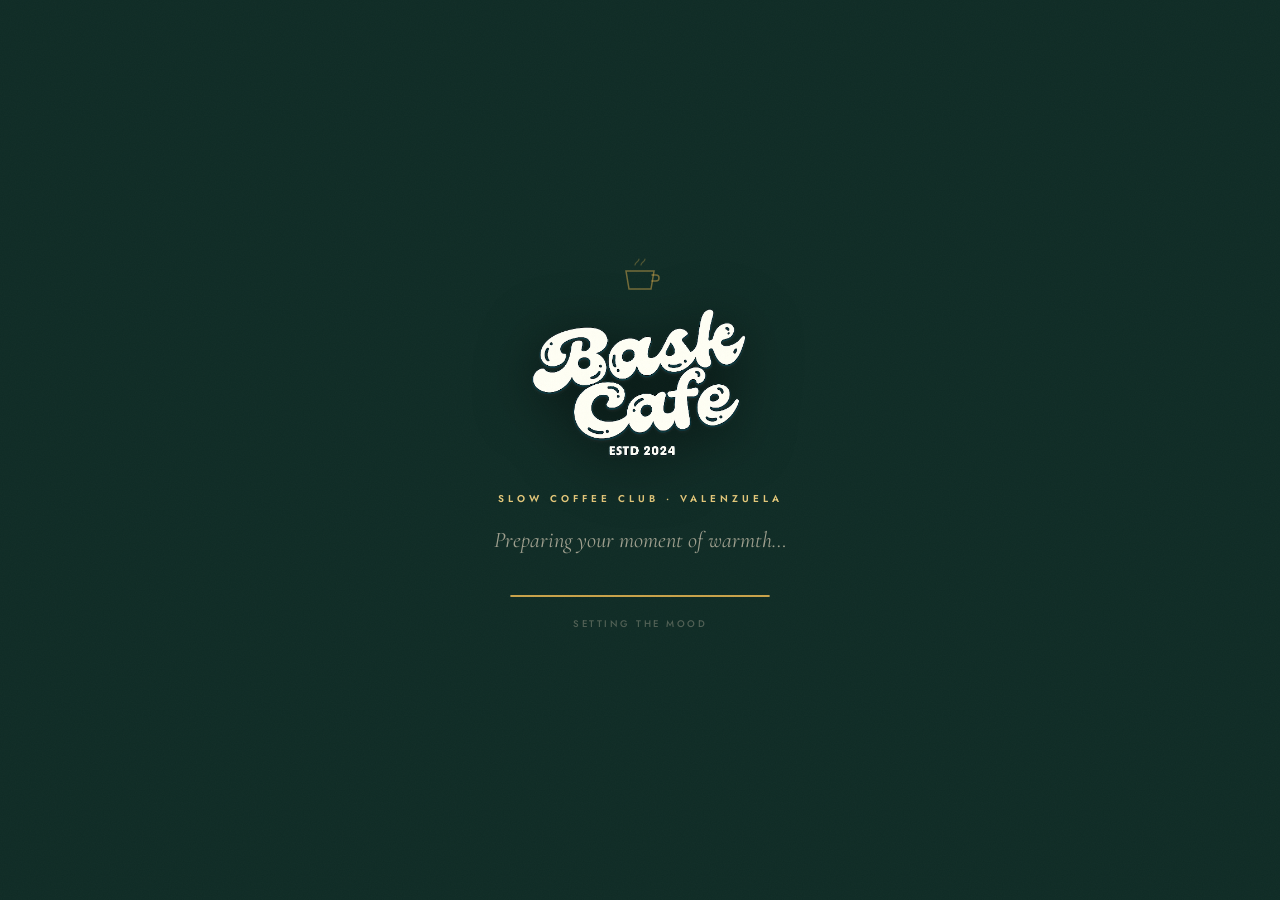
<file: loading.html>
<!DOCTYPE html>
<html lang="en">
<head>
<meta charset="UTF-8"/>
<meta name="viewport" content="width=device-width,initial-scale=1.0"/>
<title>Bask Café — Loading</title>
<link rel="preconnect" href="https://fonts.googleapis.com"/>
<link rel="preconnect" href="https://fonts.gstatic.com" crossorigin/>
<link href="https://fonts.googleapis.com/css2?family=Cormorant+Garamond:ital,wght@0,400;0,600;0,700;1,400&family=Jost:wght@300;400;500;600;700&display=swap" rel="stylesheet"/>
<link rel="stylesheet" href="https://cdn.jsdelivr.net/npm/bootstrap@5.3.8/dist/css/bootstrap.min.css"/>
<style>
:root{
  --df:#102C26;--cr:#F7E7CE;--df-lt:#1B3A2F;
  --gold:#C9A24A;--gold-lt:#E4C87A;
  --ff-h:'Cormorant Garamond',serif;
  --ff-u:'Jost',sans-serif;
}
*{box-sizing:border-box;margin:0;padding:0;}
html,body{height:100%;overflow:hidden;}
body{background:var(--df);display:flex;align-items:center;justify-content:center;font-family:var(--ff-u);}

.loader-wrap{
  display:flex;flex-direction:column;align-items:center;
  gap:0;text-align:center;padding:24px;
}

.loader-logo{
  width:clamp(160px,40vw,220px);height:auto;
  filter:drop-shadow(0 8px 28px rgba(0,0,0,.5));
  animation:breathe 2.2s ease-in-out infinite;
  margin-bottom:32px;
}
@keyframes breathe{0%,100%{transform:scale(1);opacity:.85}50%{transform:scale(1.04);opacity:1}}

.loader-eyebrow{
  font-size:.62rem;font-weight:600;letter-spacing:4px;text-transform:uppercase;
  color:var(--gold-lt);margin-bottom:14px;opacity:0;
  animation:fadeIn .6s ease .3s forwards;
}

.loader-tagline{
  font-family:var(--ff-h);font-style:italic;
  font-size:clamp(1.1rem,3vw,1.4rem);
  color:rgba(247,231,206,.62);line-height:1.7;
  max-width:320px;margin:0 auto 36px;
  opacity:0;animation:fadeIn .7s ease .5s forwards;
}

.loader-bar-wrap{
  width:clamp(160px,48vw,260px);height:2px;
  background:rgba(247,231,206,.1);border-radius:1px;
  margin-bottom:20px;overflow:hidden;
  opacity:0;animation:fadeIn .5s ease .7s forwards;
}
.loader-bar{
  height:100%;width:0%;background:var(--gold);border-radius:1px;
  animation:fill 1.8s cubic-bezier(.4,0,.2,1) .8s forwards;
}
@keyframes fill{from{width:0%}to{width:100%}}

.loader-status{
  font-size:.6rem;font-weight:500;letter-spacing:2.5px;text-transform:uppercase;
  color:rgba(247,231,206,.28);
  opacity:0;animation:fadeIn .5s ease .9s forwards;
}

.steam{position:absolute;top:0;left:50%;transform:translateX(-50%);}
.bg-noise{
  position:fixed;inset:0;z-index:0;pointer-events:none;
  background-image:url("data:image/svg+xml,%3Csvg viewBox='0 0 200 200' xmlns='http://www.w3.org/2000/svg'%3E%3Cfilter id='n'%3E%3CfeTurbulence type='fractalNoise' baseFrequency='.85' numOctaves='4'/%3E%3C/filter%3E%3Crect width='100%25' height='100%25' filter='url(%23n)'/%3E%3C/svg%3E");
  background-size:200px;opacity:.025;
}

.cup-svg{margin-bottom:4px;opacity:0;animation:fadeIn .6s ease .1s forwards;}

.out{animation:pageOut .5s ease forwards;}
@keyframes pageOut{to{opacity:0;transform:scale(1.015)}}
@keyframes fadeIn{to{opacity:1}}
</style>
</head>
<body>
<div class="bg-noise"></div>

<div class="loader-wrap" id="loaderWrap">

  <svg class="cup-svg" width="48" height="48" viewBox="0 0 48 48" fill="none" xmlns="http://www.w3.org/2000/svg">
    <path d="M10 18h28l-3 18H13L10 18z" stroke="rgba(201,162,74,.55)" stroke-width="1.5" fill="none"/>
    <path d="M36 22h4a3 3 0 010 6h-4" stroke="rgba(201,162,74,.55)" stroke-width="1.5" fill="none" stroke-linecap="round"/>
    <path d="M19 12c0-3 4-3 4-6" stroke="rgba(201,162,74,.35)" stroke-width="1.2" fill="none" stroke-linecap="round"/>
    <path d="M25 12c0-3 4-3 4-6" stroke="rgba(201,162,74,.35)" stroke-width="1.2" fill="none" stroke-linecap="round"/>
  </svg>

  <img
    src="../images/BASKCAFELOGO.png"
    alt="Bask Café"
    class="loader-logo"
    onerror="this.style.display='none';document.getElementById('logo-text-fb').style.display='block';"
  />
  <div id="logo-text-fb" style="display:none;font-family:'Cormorant Garamond',serif;font-size:4rem;font-weight:700;color:var(--cr);line-height:1;margin-bottom:32px;">Bask Café</div>

  <p class="loader-eyebrow">Slow Coffee Club &middot; Valenzuela</p>

  <p class="loader-tagline">Preparing your moment of warmth…</p>

  <div class="loader-bar-wrap">
    <div class="loader-bar" id="loaderBar"></div>
  </div>

  <p class="loader-status" id="loaderStatus">Brewing something special</p>
</div>

<script src="https://cdn.jsdelivr.net/npm/bootstrap@5.3.8/dist/js/bootstrap.bundle.min.js"></script>
<script>
const dest=new URLSearchParams(location.search).get('to')||'home.html';
const statuses=['Brewing something special','Setting the mood','Almost there…'];
let si=0;
const statusEl=document.getElementById('loaderStatus');
const int=setInterval(()=>{si=(si+1)%statuses.length;statusEl.textContent=statuses[si];},700);
setTimeout(()=>{
  clearInterval(int);
  document.getElementById('loaderWrap').classList.add('out');
  setTimeout(()=>location.href=dest,480);
},2600);
</script>
</body>
</html>
</file>
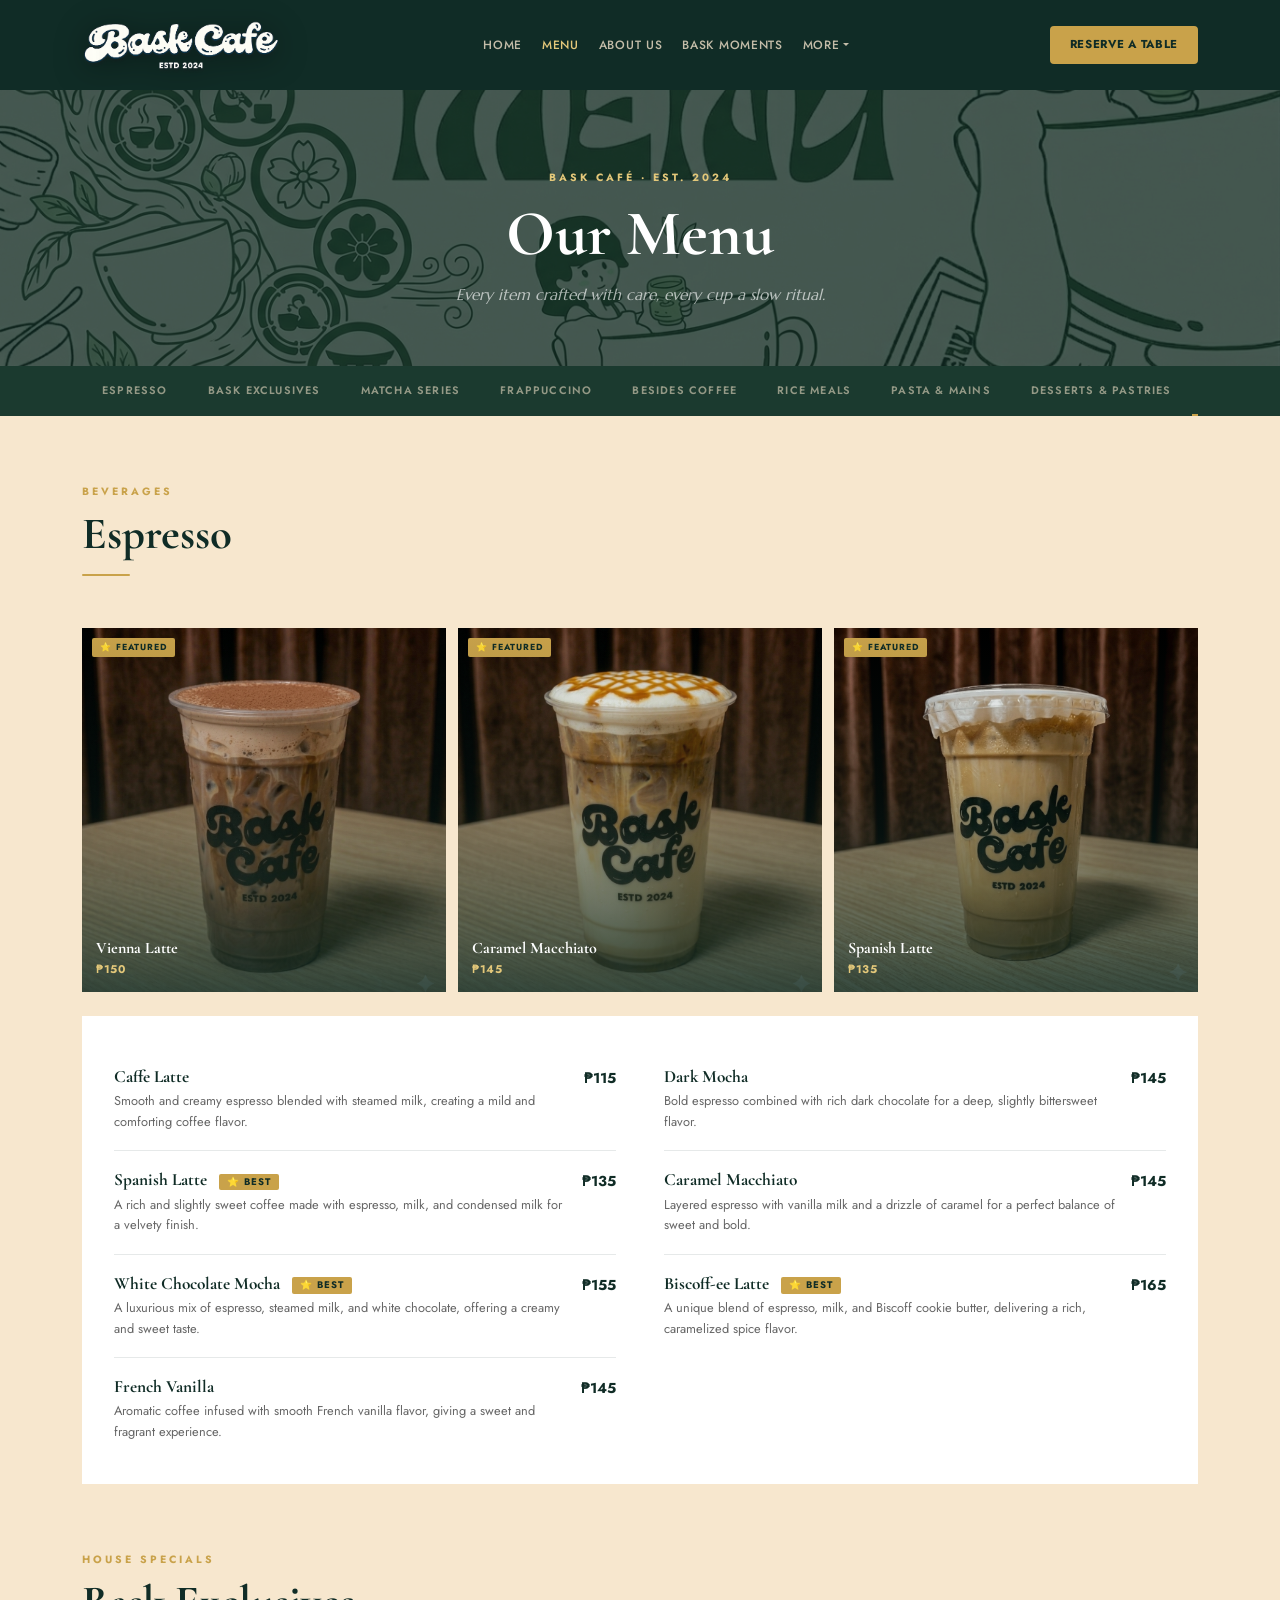
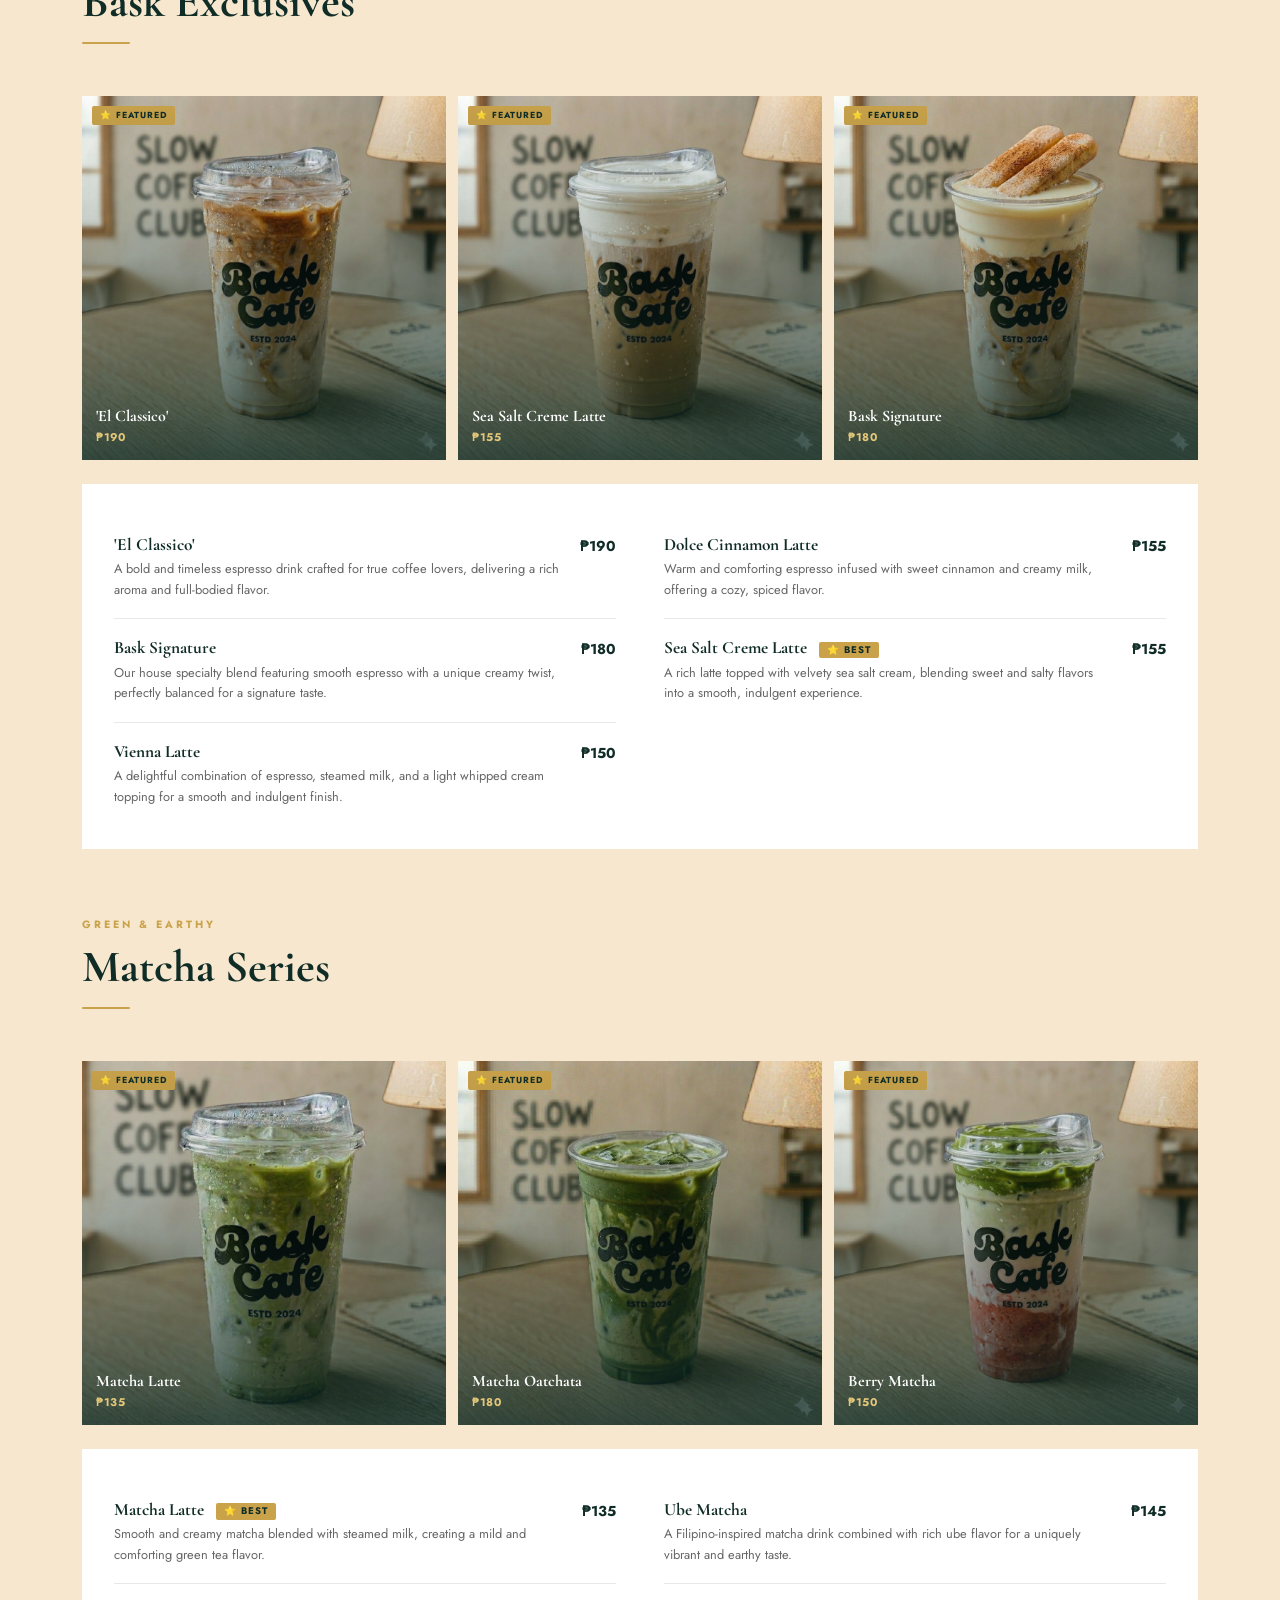
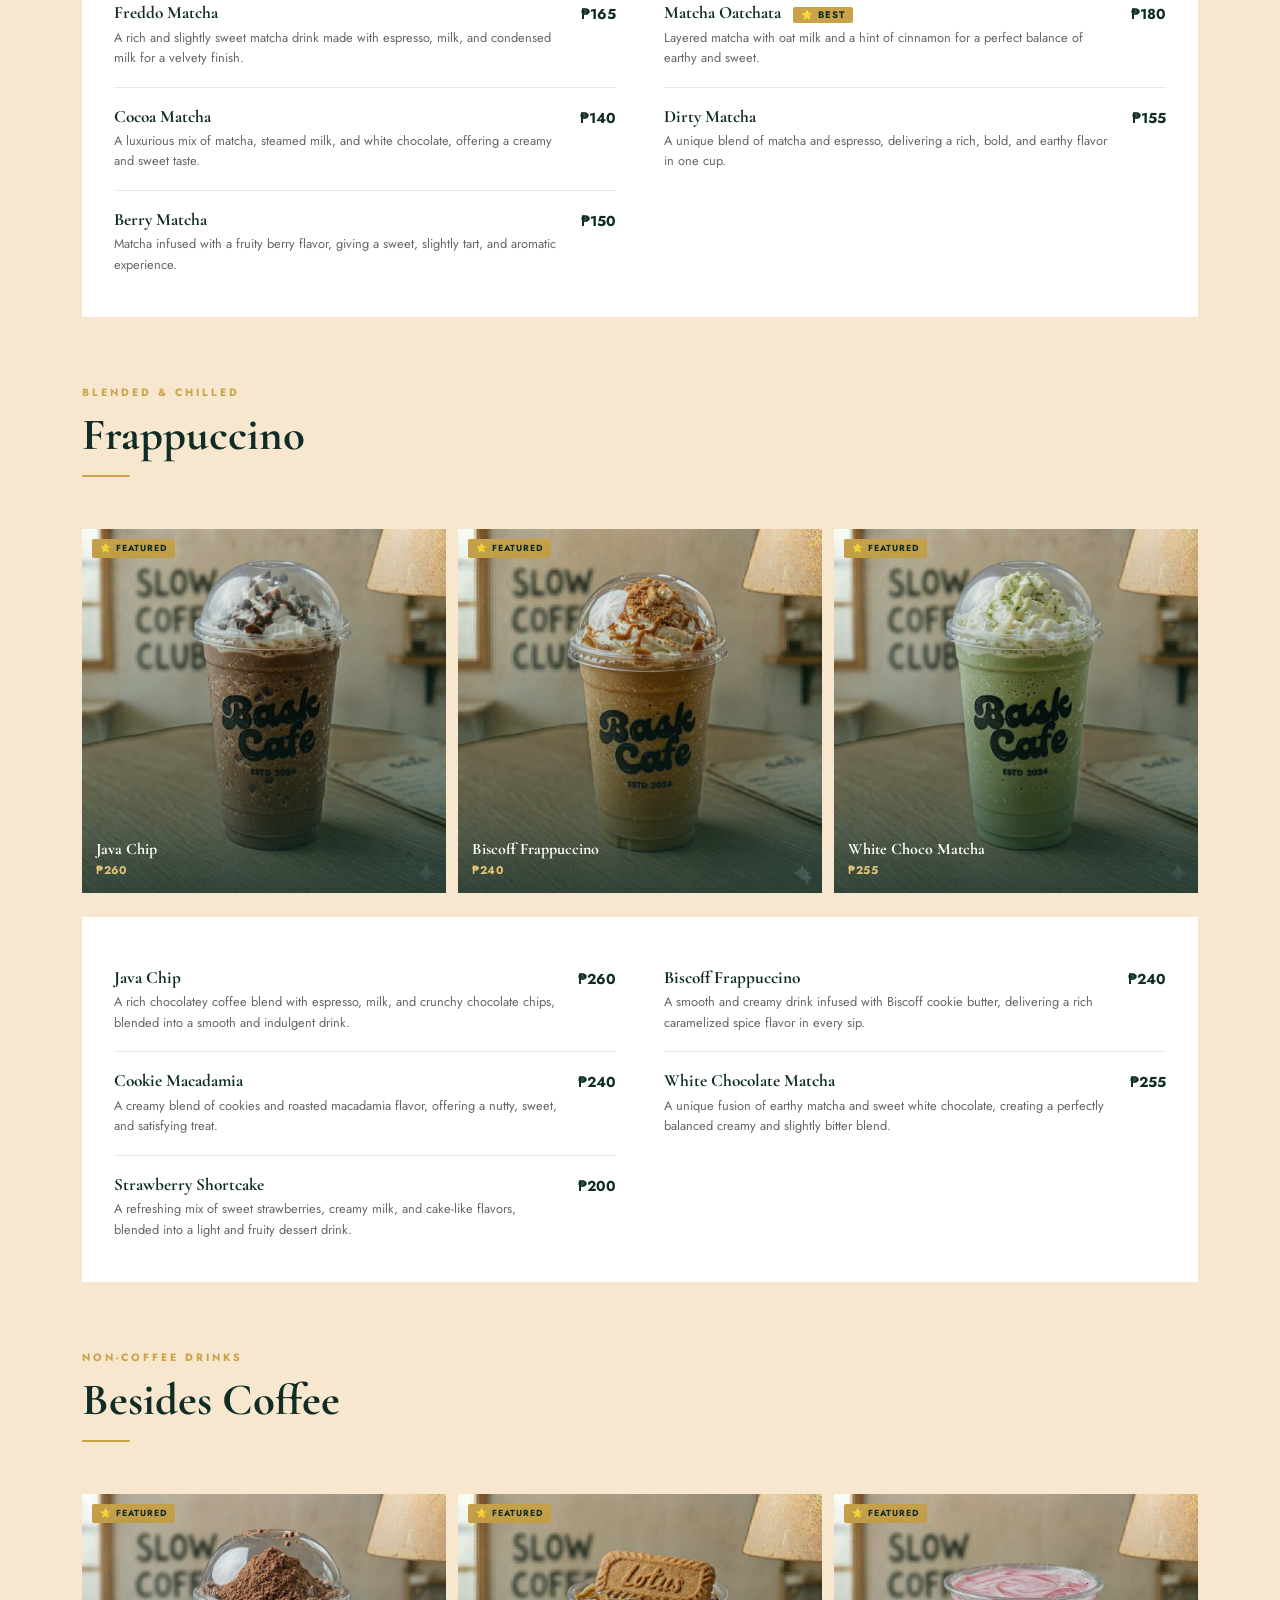
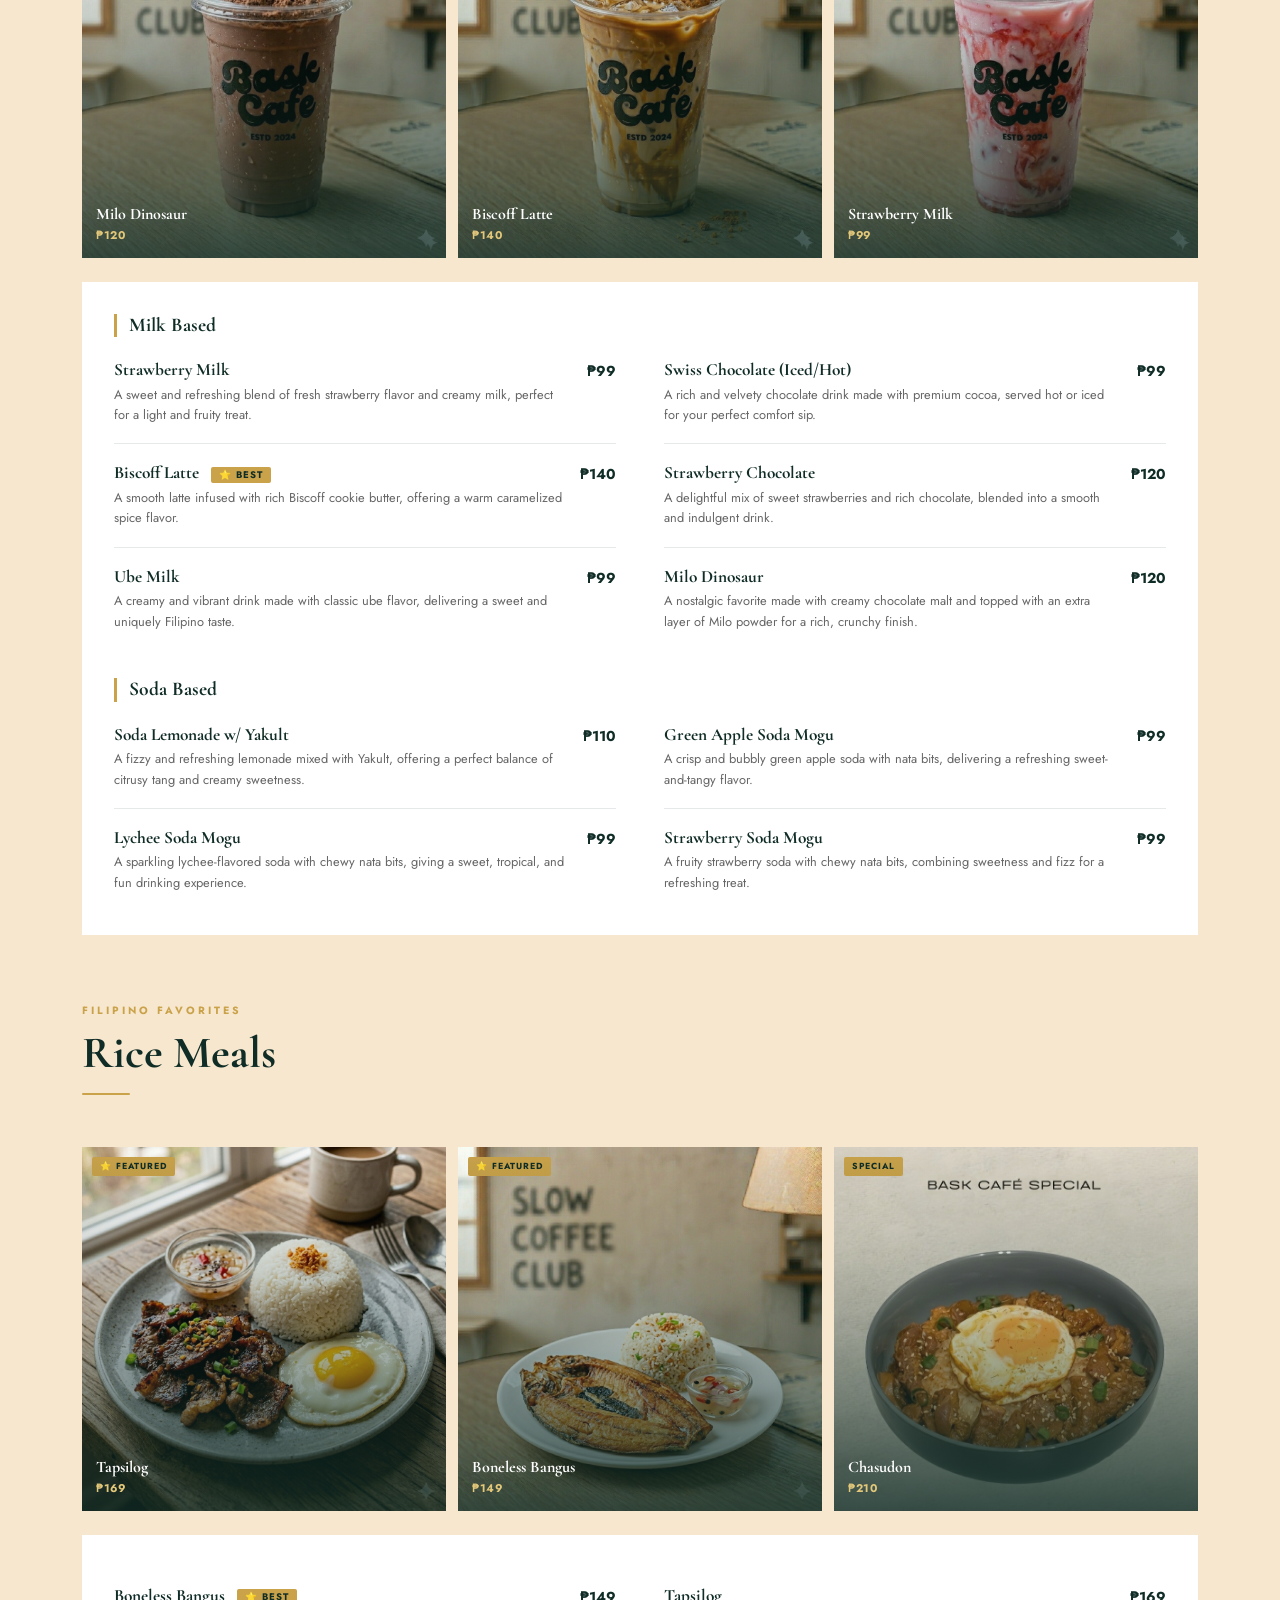
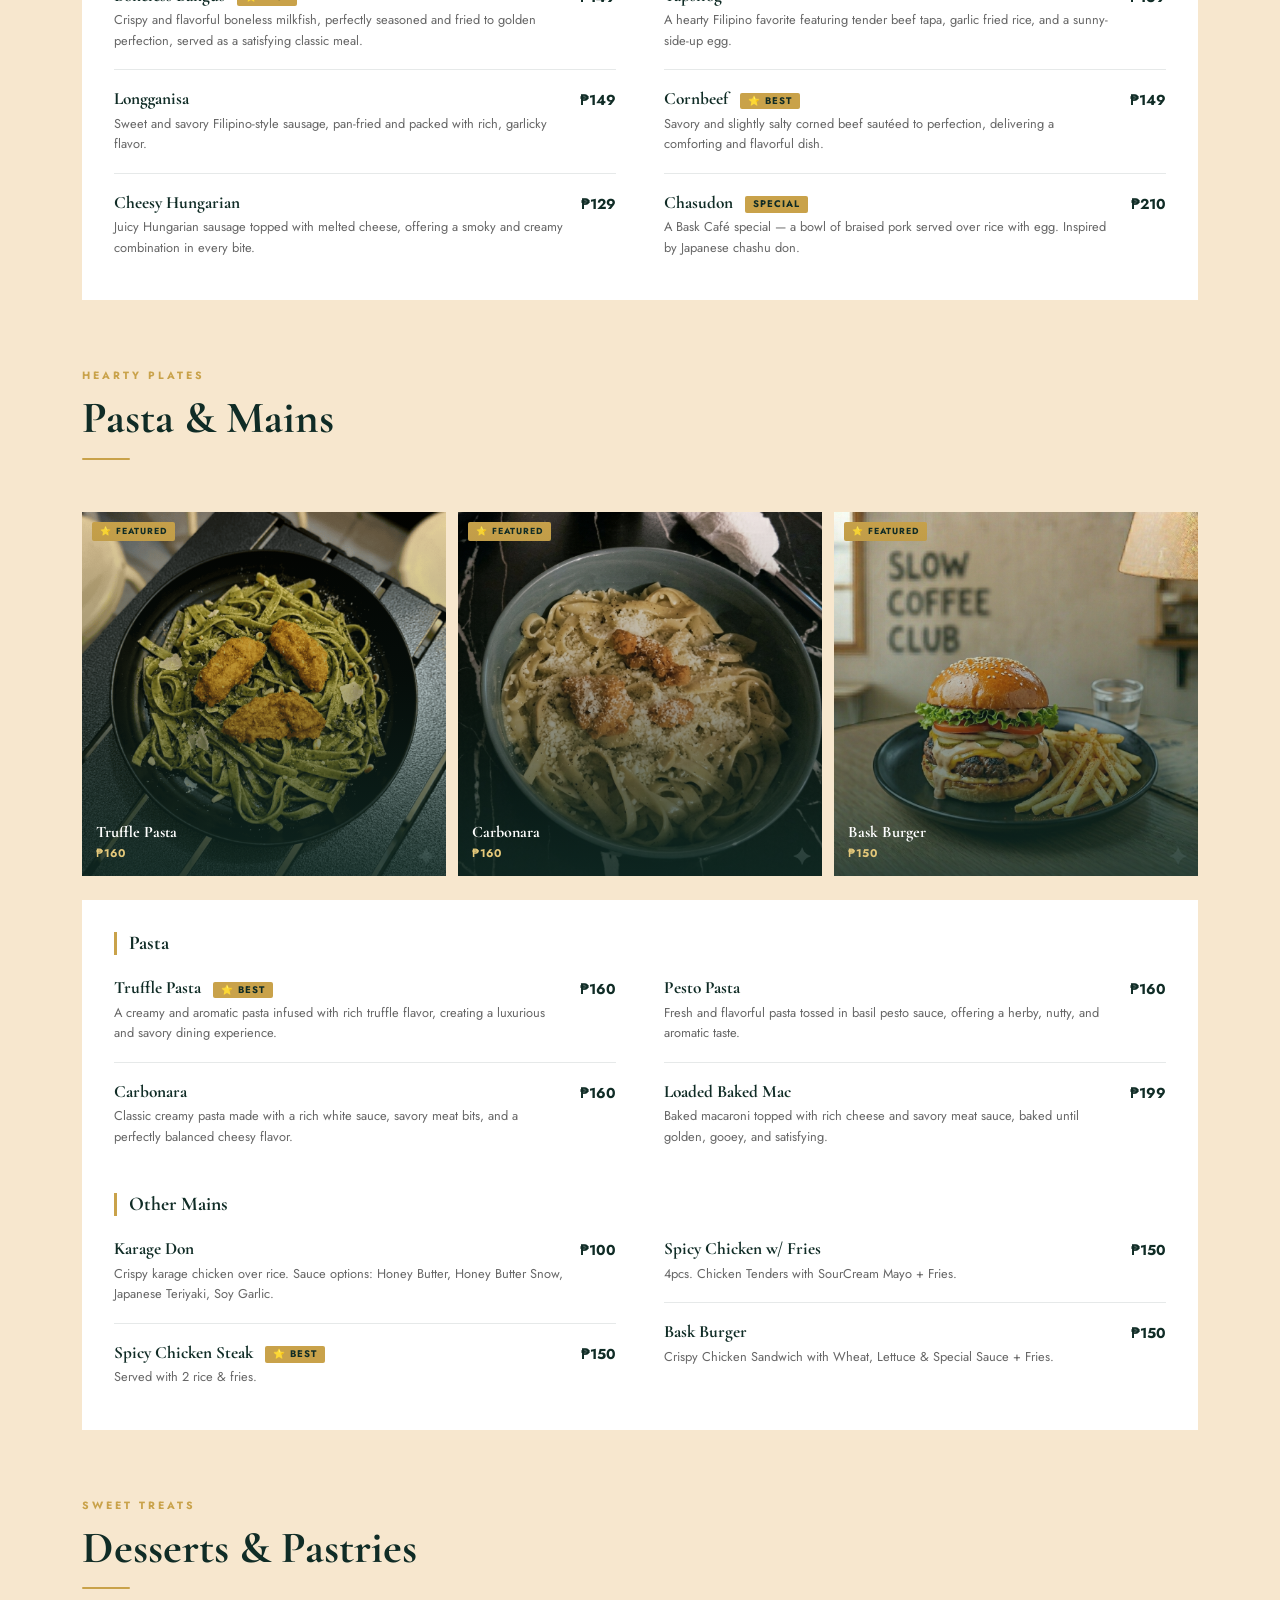
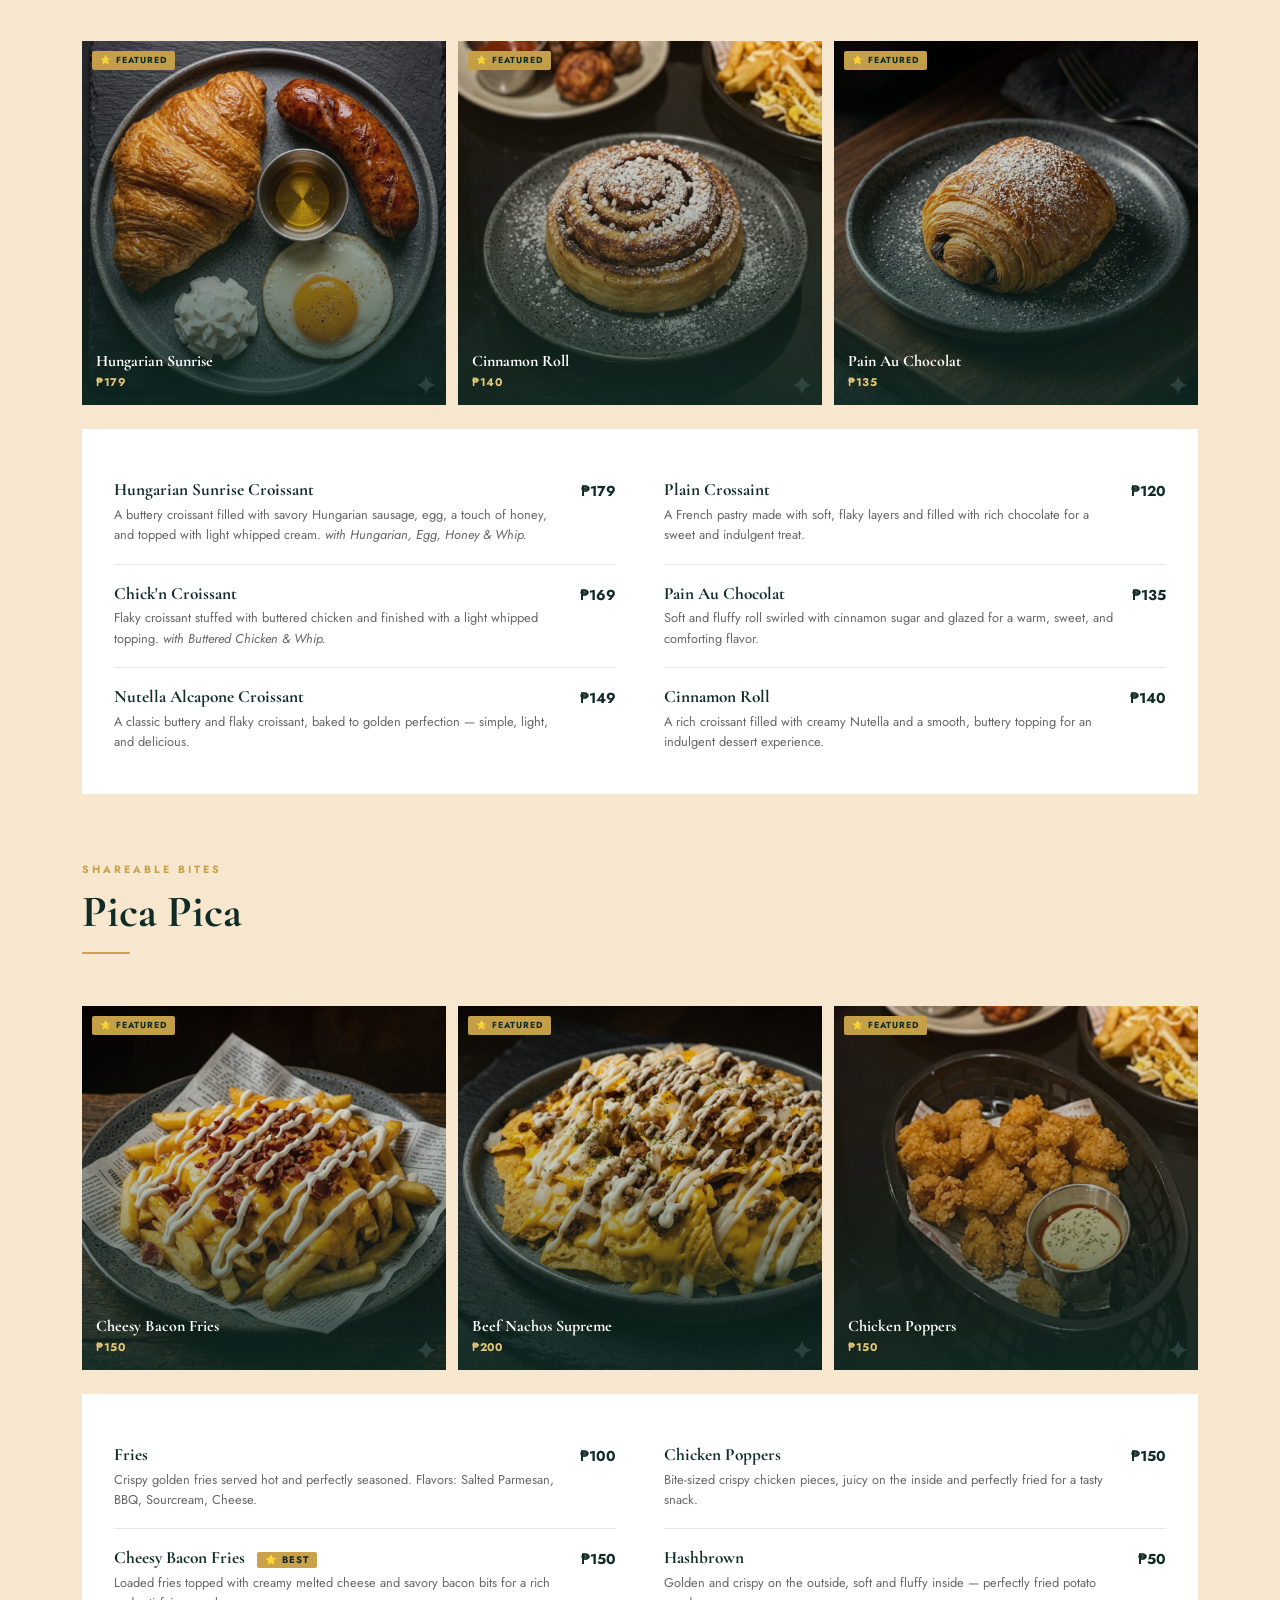
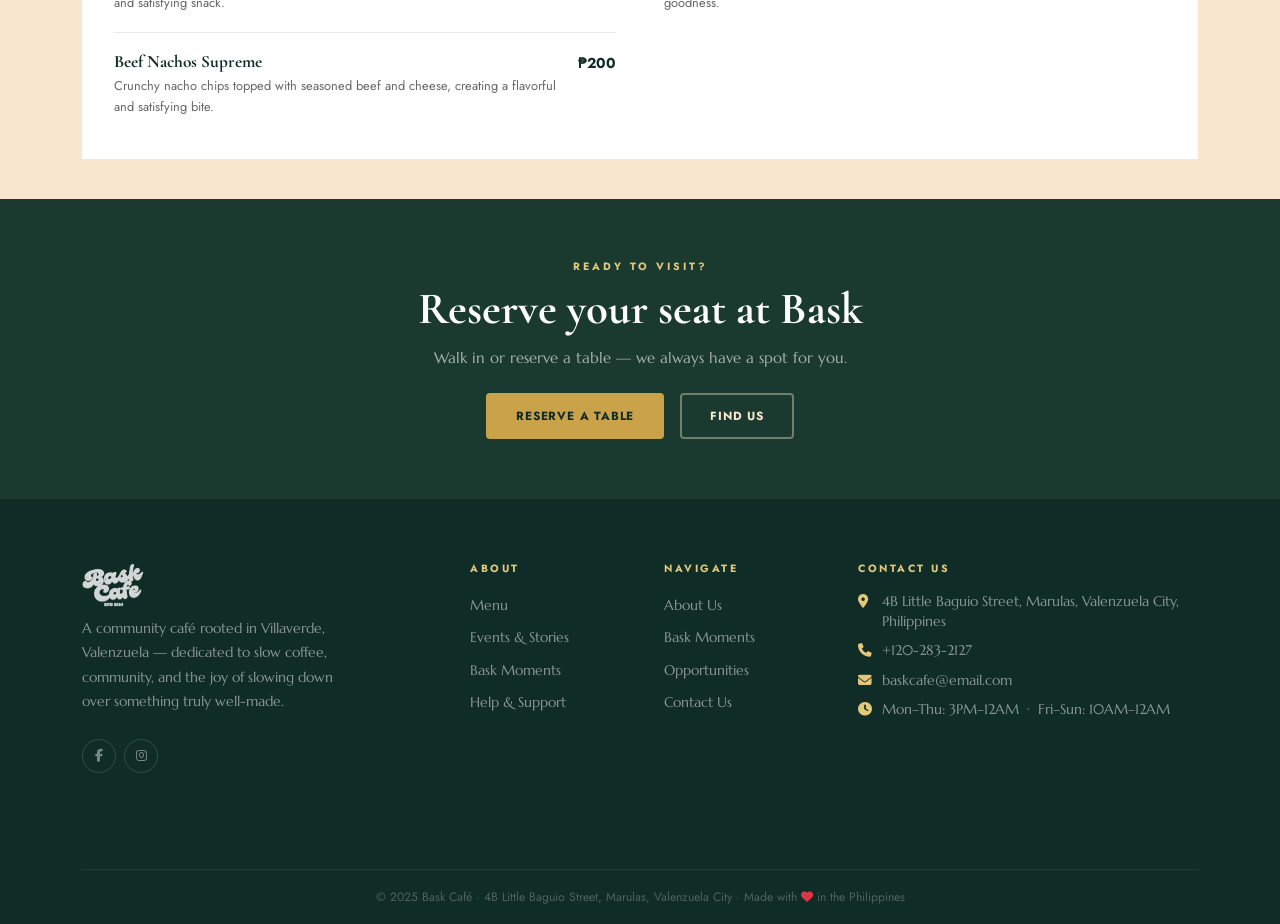
<file: menu.html>
<!DOCTYPE html>
<html lang="en">
<head>
<meta charset="UTF-8"/>
<meta name="viewport" content="width=device-width,initial-scale=1.0"/>
<title>Bask Café — Menu</title>
<link rel="preconnect" href="https://fonts.googleapis.com"/>
<link rel="preconnect" href="https://fonts.gstatic.com" crossorigin/>
<link href="https://fonts.googleapis.com/css2?family=Cormorant+Garamond:ital,wght@0,400;0,600;0,700;1,400&family=Marcellus&family=Jost:wght@300;400;500;600;700&display=swap" rel="stylesheet"/>
<link rel="stylesheet" href="https://cdn.jsdelivr.net/npm/bootstrap@5.3.8/dist/css/bootstrap.min.css"/>
<link rel="stylesheet" href="https://cdnjs.cloudflare.com/ajax/libs/font-awesome/6.5.0/css/all.min.css"/>
<style>
:root{
  --df:#102C26;--cr:#F7E7CE;--df-lt:#1B3A2F;
  --gold:#C9A24A;--gold-lt:#E4C87A;
  --ff-h:'Cormorant Garamond',serif;
  --ff-b:'Marcellus',serif;
  --ff-u:'Jost',sans-serif;
}
*{box-sizing:border-box;}
body{font-family:var(--ff-b);background:var(--cr);color:var(--df);overflow-x:hidden;}
h1,h2,h3,h4,h5,h6{font-family:var(--ff-h);font-weight:700;color:var(--df);}
a{text-decoration:none;color:inherit;}
img{max-width:100%;}

.bask-nav{background:var(--df)!important;position:sticky;top:0;z-index:1050;transition:background .3s;overflow:visible;}
.bask-nav.scrolled{background:rgba(16,44,38,.97)!important;backdrop-filter:blur(12px);}
.nav-logo-wrap{position:relative;display:flex;align-items:center;}
.nav-logo-img{height:64px;width:auto;position:relative;z-index:1060;filter:drop-shadow(0 4px 16px rgba(0,0,0,.35));transition:height .2s;}
.bask-nav.scrolled .nav-logo-img{height:48px;}
.bask-nav .nav-link{font-family:var(--ff-u);font-size:.75rem;font-weight:500;letter-spacing:.7px;text-transform:uppercase;color:rgba(247,231,206,.78)!important;padding:6px 0!important;margin:0 10px;transition:color .2s;}
.bask-nav .nav-link:hover,.bask-nav .nav-link.active{color:var(--gold-lt)!important;}
.bask-nav .dropdown-menu{background:#fff;border:none;border-top:2px solid var(--gold);border-radius:0 0 8px 8px;box-shadow:0 12px 32px rgba(0,0,0,.12);padding:8px;min-width:190px;z-index:1060;}
.bask-nav .dropdown-item{font-family:var(--ff-u);font-size:.8rem;color:#444;padding:9px 14px;border-radius:4px;transition:background .18s;}
.bask-nav .dropdown-item:hover{background:var(--cr);color:var(--df);}
.btn-reserve{font-family:var(--ff-u);font-size:.72rem;font-weight:700;letter-spacing:.7px;text-transform:uppercase;background:var(--gold);color:var(--df)!important;padding:8px 18px;border-radius:4px;border:2px solid var(--gold);transition:all .25s;white-space:nowrap;}
.btn-reserve:hover{background:transparent;color:var(--gold)!important;border-color:var(--gold);}
.navbar-toggler{border-color:rgba(247,231,206,.3);padding:4px 8px;}
.navbar-toggler-icon{background-image:url("data:image/svg+xml,%3csvg xmlns='http://www.w3.org/2000/svg' viewBox='0 0 30 30'%3e%3cpath stroke='rgba%28247%2C231%2C206%2C.85%29' stroke-width='2' d='M4 7h22M4 15h22M4 23h22'/%3e%3c/svg%3e");width:1.2em;height:1.2em;}
@media(max-width:991.98px){
  .bask-nav .navbar-collapse{background:var(--df-lt);padding:12px 16px;margin-top:6px;border-radius:8px;border:1px solid rgba(255,255,255,.06);}
  .bask-nav .navbar-collapse .navbar-nav{text-align:center;}
  .bask-nav .nav-link{padding:10px 0!important;margin:0;border-bottom:1px solid rgba(255,255,255,.05);}
  .btn-reserve{margin-top:10px;display:block;text-align:center;}
  .nav-logo-img{height:52px;}
  .bask-nav.scrolled .nav-logo-img{height:44px;}
}
.page-hero{background:var(--df);padding:80px 0 60px;text-align:center;position:relative;overflow:hidden;}
.page-hero::before{content:'';position:absolute;inset:0;background:url('/images/menu_hero.png') center/cover;opacity: 0.25;}
.page-hero .container{position:relative;z-index:2;}
.page-hero .eyebrow{font-family:var(--ff-u);font-size:.66rem;font-weight:700;letter-spacing:3px;text-transform:uppercase;color:var(--gold-lt);display:block;margin-bottom:10px;}
.page-hero h1{font-family:var(--ff-h);font-size:clamp(2.4rem,6vw,4rem);color:#fff;margin-bottom:10px;}
.page-hero p{font-style:italic;color:rgba(255,255,255,.65);font-size:.97rem;max-width:420px;margin:0 auto;}

.menu-tabs-wrap{background:var(--df-lt);position:sticky;top:72px;z-index:900;}
@media(max-width:991.98px){.menu-tabs-wrap{top:60px;}}
.menu-tabs{display:flex;overflow-x:auto;gap:0;padding:0;scrollbar-width:none;}
.menu-tabs::-webkit-scrollbar{display:none;}
.menu-tab-btn{font-family:var(--ff-u);font-size:.68rem;font-weight:600;letter-spacing:1.2px;text-transform:uppercase;color:rgba(247,231,206,.55);background:none;border:none;border-bottom:2px solid transparent;padding:16px 20px;white-space:nowrap;cursor:pointer;transition:all .22s;flex-shrink:0;}
.menu-tab-btn:hover{color:rgba(247,231,206,.9);}
.menu-tab-btn.active{color:var(--gold-lt);border-bottom-color:var(--gold);}

.eyebrow{font-family:var(--ff-u);font-size:.66rem;font-weight:700;letter-spacing:3px;text-transform:uppercase;color:var(--gold);display:block;margin-bottom:8px;}
.s-rule{width:48px;height:2px;background:var(--gold);border-radius:1px;margin:12px 0 20px;}

.cat-header{padding:60px 0 32px;}
.cat-header h2{font-family:var(--ff-h);font-size:clamp(1.9rem,4vw,2.8rem);margin-bottom:0;}

.menu-item{border-bottom:1px solid rgba(16,44,38,.1);padding:18px 0;}
.menu-item:last-child{border-bottom:none;}
.menu-item-name{font-family:var(--ff-h);font-size:1.08rem;font-weight:700;color:var(--df);margin-bottom:3px;line-height:1.3;}
.menu-item-desc{font-family:var(--ff-u);font-size:.8rem;color:#666;line-height:1.6;margin:0;}
.menu-item-price{font-family:var(--ff-u);font-size:.9rem;font-weight:700;color:var(--df);white-space:nowrap;padding-top:2px;}
.bestseller-badge{display:inline-flex;align-items:center;gap:4px;font-family:var(--ff-u);font-size:.6rem;font-weight:700;letter-spacing:1px;text-transform:uppercase;background:var(--gold);color:var(--df);padding:2px 8px;border-radius:2px;margin-left:8px;vertical-align:middle;}

.menu-section{background:#fff;margin-bottom:8px;}
.menu-section-inner{padding:32px 32px 24px;}
@media(max-width:575.98px){.menu-section-inner{padding:24px 16px 16px;}}

.sub-cat-title{font-family:var(--ff-h);font-size:1.22rem;color:var(--df);border-left:3px solid var(--gold);padding-left:12px;margin:28px 0 4px;}
.sub-cat-title:first-child{margin-top:0;}

.feat-grid{display:grid;grid-template-columns:repeat(3,1fr);gap:12px;margin-bottom:24px;}
.feat-card{position:relative;aspect-ratio:1/1;overflow:hidden;cursor:default;}
.feat-card img{width:100%;height:100%;object-fit:cover;display:block;transition:transform .45s ease;}
.feat-card:hover img{transform:scale(1.07);}
.feat-card .feat-overlay{position:absolute;inset:0;background:linear-gradient(to top,rgba(16,44,38,.82) 0%,rgba(16,44,38,.25) 55%,transparent 100%);transition:opacity .3s;}
.feat-card:hover .feat-overlay{opacity:.9;}
.feat-card .feat-info{position:absolute;bottom:0;left:0;right:0;padding:16px 14px 14px;z-index:2;}
.feat-card .feat-name{font-family:var(--ff-h);font-size:1rem;font-weight:700;color:#fff;line-height:1.2;margin-bottom:3px;}
.feat-card .feat-price{font-family:var(--ff-u);font-size:.7rem;font-weight:700;letter-spacing:.5px;color:var(--gold-lt);}
.feat-card .feat-tag{position:absolute;top:10px;left:10px;font-family:var(--ff-u);font-size:.55rem;font-weight:700;letter-spacing:1px;text-transform:uppercase;background:var(--gold);color:var(--df);padding:3px 8px;border-radius:2px;}
@media(max-width:575.98px){.feat-card .feat-name{font-size:.85rem;}.feat-card .feat-price{font-size:.62rem;}.feat-grid{gap:8px;}}

.cta-band{background:var(--df-lt);padding:60px 0;text-align:center;}
.cta-band h2{font-family:var(--ff-h);font-size:clamp(1.8rem,4vw,2.8rem);color:#fff;margin-bottom:10px;}
.cta-band p{color:rgba(255,255,255,.6);font-size:.93rem;margin-bottom:24px;}
.btn-gold{font-family:var(--ff-u);font-size:.74rem;font-weight:700;letter-spacing:.8px;text-transform:uppercase;background:var(--gold);color:var(--df)!important;padding:12px 28px;border-radius:4px;border:2px solid var(--gold);transition:all .25s;display:inline-block;}
.btn-gold:hover{background:transparent;color:var(--gold)!important;}
.btn-outline-cr{font-family:var(--ff-u);font-size:.74rem;font-weight:700;letter-spacing:.8px;text-transform:uppercase;background:transparent;color:var(--cr)!important;padding:12px 28px;border-radius:4px;border:2px solid rgba(247,231,206,.4);transition:all .25s;display:inline-block;}
.btn-outline-cr:hover{border-color:var(--cr);background:rgba(247,231,206,.08);}

.bask-footer{background:var(--df);padding:64px 0 0;}
.f-brand{font-family:var(--ff-h);font-size:1.4rem;font-weight:700;color:#fff;margin-bottom:10px;}
.f-desc{font-size:.86rem;color:rgba(255,255,255,.5);line-height:1.78;max-width:260px;}
.f-head{font-family:var(--ff-u);font-size:.66rem;font-weight:700;letter-spacing:2.5px;text-transform:uppercase;color:var(--gold-lt);margin-bottom:16px;}
.f-links{list-style:none;padding:0;margin:0;}
.f-links li{margin-bottom:8px;}
.f-links a{font-size:.86rem;color:rgba(255,255,255,.5);transition:color .18s,padding-left .18s;}
.f-links a:hover{color:var(--gold-lt);padding-left:4px;}
.f-contact{display:flex;gap:10px;align-items:flex-start;margin-bottom:9px;font-size:.85rem;color:rgba(255,255,255,.5);}
.f-contact i{color:var(--gold-lt);margin-top:3px;flex-shrink:0;width:14px;}
.f-bottom{border-top:1px solid rgba(255,255,255,.07);margin-top:48px;padding:18px 0;text-align:center;font-family:var(--ff-u);font-size:.76rem;color:rgba(255,255,255,.26);}
.f-social{width:34px;height:34px;border-radius:50%;border:1px solid rgba(255,255,255,.14);display:inline-flex;align-items:center;justify-content:center;color:rgba(255,255,255,.44);font-size:.8rem;transition:all .22s;}
.f-social:hover{background:var(--gold);border-color:var(--gold);color:var(--df);}

.btt{position:fixed;bottom:24px;right:24px;width:42px;height:42px;background:var(--gold);color:var(--df);border:none;border-radius:50%;display:flex;align-items:center;justify-content:center;opacity:0;pointer-events:none;transition:opacity .3s,transform .3s;z-index:999;cursor:pointer;font-size:.95rem;}
.btt.on{opacity:1;pointer-events:all;}
.btt:hover{transform:translateY(-3px);}
</style>
</head>
<body>

<nav class="navbar navbar-expand-lg bask-nav py-2" id="mainNav">
  <div class="container">
    <a class="navbar-brand nav-logo-wrap" href="index.html">
      <img src="../images/BASKCAFENOBG.png" alt="Bask Café" class="nav-logo-img"
        onerror="this.src='https://images.unsplash.com/photo-1495474472287-4d71bcdd2085?w=80&q=60';this.style.height='44px';this.style.borderRadius='4px'"/>
    </a>
    <button class="navbar-toggler" type="button" data-bs-toggle="collapse" data-bs-target="#navMenu" aria-controls="navMenu" aria-expanded="false" aria-label="Toggle navigation">
      <span class="navbar-toggler-icon"></span>
    </button>
    <div class="collapse navbar-collapse" id="navMenu">
      <ul class="navbar-nav mx-auto py-2 py-lg-0 align-items-lg-center">
        <li class="nav-item"><a class="nav-link" href="home.html">Home</a></li>
        <li class="nav-item"><a class="nav-link active" href="menu.html">Menu</a></li>
        <li class="nav-item"><a class="nav-link" href="about.html">About Us</a></li>
        <li class="nav-item"><a class="nav-link" href="bask-moments.html">Bask Moments</a></li>
        <li class="nav-item dropdown">
          <a class="nav-link dropdown-toggle" href="#" role="button" data-bs-toggle="dropdown" aria-expanded="false">More</a>
          <ul class="dropdown-menu">
            <li><a class="dropdown-item" href="events.html"><i class="fas fa-calendar-alt me-2 opacity-50"></i>Events &amp; Stories</a></li>
            <li><a class="dropdown-item" href="opportunities.html"><i class="fas fa-briefcase me-2 opacity-50"></i>Opportunities</a></li>
            <li><hr class="dropdown-divider"/></li>
            <li><a class="dropdown-item" href="contact.html"><i class="fas fa-envelope me-2 opacity-50"></i>Contact Us</a></li>
          </ul>
        </li>
      </ul>
      <a href="contact.html" class="btn-reserve ms-lg-3">Reserve a Table</a>
    </div>
  </div>
</nav>

<div class="page-hero">
  <div class="container">
    <span class="eyebrow">Bask Café &middot; Est. 2024</span>
    <h1>Our Menu</h1>
    <p>Every item crafted with care, every cup a slow ritual.</p>
  </div>
</div>

<div class="menu-tabs-wrap">
  <div class="container">
    <div class="menu-tabs" id="menuTabs" role="tablist">
      <button class="menu-tab-btn active" data-target="espresso">Espresso</button>
      <button class="menu-tab-btn" data-target="exclusives">Bask Exclusives</button>
      <button class="menu-tab-btn" data-target="matcha">Matcha Series</button>
      <button class="menu-tab-btn" data-target="frappuccino">Frappuccino</button>
      <button class="menu-tab-btn" data-target="besides">Besides Coffee</button>
      <button class="menu-tab-btn" data-target="rice">Rice Meals</button>
      <button class="menu-tab-btn" data-target="pasta">Pasta &amp; Mains</button>
      <button class="menu-tab-btn" data-target="pastries">Desserts &amp; Pastries</button>
      <button class="menu-tab-btn" data-target="picapica">Pica Pica</button>
    </div>
  </div>
</div>

<div class="container py-2">

  <section id="espresso" class="menu-cat">
    <div class="cat-header">
      <span class="eyebrow">Beverages</span>
      <h2>Espresso</h2>
      <div class="s-rule"></div>
    </div>
    <div class="feat-grid">
      <div class="feat-card">
        <span class="feat-tag">⭐ Featured</span>
        <img src="/images/Vienna.png" alt="Vienna Latte"/>
        <div class="feat-overlay"></div>
        <div class="feat-info">
          <div class="feat-name">Vienna Latte</div>
          <div class="feat-price">₱150</div>
        </div>
      </div>
      <div class="feat-card">
        <span class="feat-tag">⭐ Featured</span>
        <img src="/images/CaramelMach.png" alt="Caramel Macchiato"/>
        <div class="feat-overlay"></div>
        <div class="feat-info">
          <div class="feat-name">Caramel Macchiato</div>
          <div class="feat-price">₱145</div>
        </div>
      </div>
      <div class="feat-card">
        <span class="feat-tag">⭐ Featured</span>
        <img src="/images/Spanish.png" alt="Spanish Latte"/>
        <div class="feat-overlay"></div>
        <div class="feat-info">
          <div class="feat-name">Spanish Latte</div>
          <div class="feat-price">₱135</div>
        </div>
      </div>
    </div>
    <div class="menu-section">
      <div class="menu-section-inner">
        <div class="row g-0">
          <div class="col-12 col-md-6 pe-md-4">
            <div class="menu-item">
              <div class="d-flex justify-content-between align-items-start gap-3">
                <div>
                  <div class="menu-item-name">Caffe Latte</div>
                  <p class="menu-item-desc">Smooth and creamy espresso blended with steamed milk, creating a mild and comforting coffee flavor.</p>
                </div>
                <div class="menu-item-price">₱115</div>
              </div>
            </div>
            <div class="menu-item">
              <div class="d-flex justify-content-between align-items-start gap-3">
                <div>
                  <div class="menu-item-name">Spanish Latte <span class="bestseller-badge">⭐ Best</span></div>
                  <p class="menu-item-desc">A rich and slightly sweet coffee made with espresso, milk, and condensed milk for a velvety finish.</p>
                </div>
                <div class="menu-item-price">₱135</div>
              </div>
            </div>
            <div class="menu-item">
              <div class="d-flex justify-content-between align-items-start gap-3">
                <div>
                  <div class="menu-item-name">White Chocolate Mocha <span class="bestseller-badge">⭐ Best</span></div>
                  <p class="menu-item-desc">A luxurious mix of espresso, steamed milk, and white chocolate, offering a creamy and sweet taste.</p>
                </div>
                <div class="menu-item-price">₱155</div>
              </div>
            </div>
            <div class="menu-item">
              <div class="d-flex justify-content-between align-items-start gap-3">
                <div>
                  <div class="menu-item-name">French Vanilla</div>
                  <p class="menu-item-desc">Aromatic coffee infused with smooth French vanilla flavor, giving a sweet and fragrant experience.</p>
                </div>
                <div class="menu-item-price">₱145</div>
              </div>
            </div>
          </div>
          <div class="col-12 col-md-6 ps-md-4 border-start-md">
            <div class="menu-item">
              <div class="d-flex justify-content-between align-items-start gap-3">
                <div>
                  <div class="menu-item-name">Dark Mocha</div>
                  <p class="menu-item-desc">Bold espresso combined with rich dark chocolate for a deep, slightly bittersweet flavor.</p>
                </div>
                <div class="menu-item-price">₱145</div>
              </div>
            </div>
            <div class="menu-item">
              <div class="d-flex justify-content-between align-items-start gap-3">
                <div>
                  <div class="menu-item-name">Caramel Macchiato</div>
                  <p class="menu-item-desc">Layered espresso with vanilla milk and a drizzle of caramel for a perfect balance of sweet and bold.</p>
                </div>
                <div class="menu-item-price">₱145</div>
              </div>
            </div>
            <div class="menu-item">
              <div class="d-flex justify-content-between align-items-start gap-3">
                <div>
                  <div class="menu-item-name">Biscoff-ee Latte <span class="bestseller-badge">⭐ Best</span></div>
                  <p class="menu-item-desc">A unique blend of espresso, milk, and Biscoff cookie butter, delivering a rich, caramelized spice flavor.</p>
                </div>
                <div class="menu-item-price">₱165</div>
              </div>
            </div>
          </div>
        </div>
      </div>
    </div>
  </section>

  <section id="exclusives" class="menu-cat">
    <div class="cat-header">
      <span class="eyebrow">House Specials</span>
      <h2>Bask Exclusives</h2>
      <div class="s-rule"></div>
    </div>
    <div class="feat-grid">
      <div class="feat-card">
        <span class="feat-tag">⭐ Featured</span>
        <img src="/images/baskexclu/elclassico.png" alt="El Classico"/>
        <div class="feat-overlay"></div>
        <div class="feat-info">
          <div class="feat-name">'El Classico'</div>
          <div class="feat-price">₱190</div>
        </div>
      </div>
      <div class="feat-card">
        <span class="feat-tag">⭐ Featured</span>
        <img src="/images/baskexclu/seasalt.png" alt="Sea Salt Creme Latte"/>
        <div class="feat-overlay"></div>
        <div class="feat-info">
          <div class="feat-name">Sea Salt Creme Latte</div>
          <div class="feat-price">₱155</div>
        </div>
      </div>
      <div class="feat-card">
        <span class="feat-tag">⭐ Featured</span>
        <img src="/images/baskexclu/basksig.png" alt="Bask Signature"/>
        <div class="feat-overlay"></div>
        <div class="feat-info">
          <div class="feat-name">Bask Signature</div>
          <div class="feat-price">₱180</div>
        </div>
      </div>
    </div>
    <div class="menu-section">
      <div class="menu-section-inner">
        <div class="row g-0">
          <div class="col-12 col-md-6 pe-md-4">
            <div class="menu-item">
              <div class="d-flex justify-content-between align-items-start gap-3">
                <div>
                  <div class="menu-item-name">'El Classico'</div>
                  <p class="menu-item-desc">A bold and timeless espresso drink crafted for true coffee lovers, delivering a rich aroma and full-bodied flavor.</p>
                </div>
                <div class="menu-item-price">₱190</div>
              </div>
            </div>
            <div class="menu-item">
              <div class="d-flex justify-content-between align-items-start gap-3">
                <div>
                  <div class="menu-item-name">Bask Signature</div>
                  <p class="menu-item-desc">Our house specialty blend featuring smooth espresso with a unique creamy twist, perfectly balanced for a signature taste.</p>
                </div>
                <div class="menu-item-price">₱180</div>
              </div>
            </div>
            <div class="menu-item">
              <div class="d-flex justify-content-between align-items-start gap-3">
                <div>
                  <div class="menu-item-name">Vienna Latte</div>
                  <p class="menu-item-desc">A delightful combination of espresso, steamed milk, and a light whipped cream topping for a smooth and indulgent finish.</p>
                </div>
                <div class="menu-item-price">₱150</div>
              </div>
            </div>
          </div>
          <div class="col-12 col-md-6 ps-md-4">
            <div class="menu-item">
              <div class="d-flex justify-content-between align-items-start gap-3">
                <div>
                  <div class="menu-item-name">Dolce Cinnamon Latte</div>
                  <p class="menu-item-desc">Warm and comforting espresso infused with sweet cinnamon and creamy milk, offering a cozy, spiced flavor.</p>
                </div>
                <div class="menu-item-price">₱155</div>
              </div>
            </div>
            <div class="menu-item">
              <div class="d-flex justify-content-between align-items-start gap-3">
                <div>
                  <div class="menu-item-name">Sea Salt Creme Latte <span class="bestseller-badge">⭐ Best</span></div>
                  <p class="menu-item-desc">A rich latte topped with velvety sea salt cream, blending sweet and salty flavors into a smooth, indulgent experience.</p>
                </div>
                <div class="menu-item-price">₱155</div>
              </div>
            </div>
          </div>
        </div>
      </div>
    </div>
  </section>

  <section id="matcha" class="menu-cat">
    <div class="cat-header">
      <span class="eyebrow">Green &amp; Earthy</span>
      <h2>Matcha Series</h2>
      <div class="s-rule"></div>
    </div>
    <div class="feat-grid">
      <div class="feat-card">
        <span class="feat-tag">⭐ Featured</span>
        <img src="/images/Matcha/matcha1.png" alt="Matcha Latte"/>
        <div class="feat-overlay"></div>
        <div class="feat-info">
          <div class="feat-name">Matcha Latte</div>
          <div class="feat-price">₱135</div>
        </div>
      </div>
      <div class="feat-card">
        <span class="feat-tag">⭐ Featured</span>
        <img src="/images/Matcha/matchaoat.png" alt="Matcha Oatchata"/>
        <div class="feat-overlay"></div>
        <div class="feat-info">
          <div class="feat-name">Matcha Oatchata</div>
          <div class="feat-price">₱180</div>
        </div>
      </div>
      <div class="feat-card">
        <span class="feat-tag">⭐ Featured</span>
        <img src="/images/Matcha/berrymatcha.png" alt="Berry Matcha"/>
        <div class="feat-overlay"></div>
        <div class="feat-info">
          <div class="feat-name">Berry Matcha</div>
          <div class="feat-price">₱150</div>
        </div>
      </div>
    </div>
    <div class="menu-section">
      <div class="menu-section-inner">
        <div class="row g-0">
          <div class="col-12 col-md-6 pe-md-4">
            <div class="menu-item">
              <div class="d-flex justify-content-between align-items-start gap-3">
                <div>
                  <div class="menu-item-name">Matcha Latte <span class="bestseller-badge">⭐ Best</span></div>
                  <p class="menu-item-desc">Smooth and creamy matcha blended with steamed milk, creating a mild and comforting green tea flavor.</p>
                </div>
                <div class="menu-item-price">₱135</div>
              </div>
            </div>
            <div class="menu-item">
              <div class="d-flex justify-content-between align-items-start gap-3">
                <div>
                  <div class="menu-item-name">Freddo Matcha</div>
                  <p class="menu-item-desc">A rich and slightly sweet matcha drink made with espresso, milk, and condensed milk for a velvety finish.</p>
                </div>
                <div class="menu-item-price">₱165</div>
              </div>
            </div>
            <div class="menu-item">
              <div class="d-flex justify-content-between align-items-start gap-3">
                <div>
                  <div class="menu-item-name">Cocoa Matcha</div>
                  <p class="menu-item-desc">A luxurious mix of matcha, steamed milk, and white chocolate, offering a creamy and sweet taste.</p>
                </div>
                <div class="menu-item-price">₱140</div>
              </div>
            </div>
            <div class="menu-item">
              <div class="d-flex justify-content-between align-items-start gap-3">
                <div>
                  <div class="menu-item-name">Berry Matcha</div>
                  <p class="menu-item-desc">Matcha infused with a fruity berry flavor, giving a sweet, slightly tart, and aromatic experience.</p>
                </div>
                <div class="menu-item-price">₱150</div>
              </div>
            </div>
          </div>
          <div class="col-12 col-md-6 ps-md-4">
            <div class="menu-item">
              <div class="d-flex justify-content-between align-items-start gap-3">
                <div>
                  <div class="menu-item-name">Ube Matcha</div>
                  <p class="menu-item-desc">A Filipino-inspired matcha drink combined with rich ube flavor for a uniquely vibrant and earthy taste.</p>
                </div>
                <div class="menu-item-price">₱145</div>
              </div>
            </div>
            <div class="menu-item">
              <div class="d-flex justify-content-between align-items-start gap-3">
                <div>
                  <div class="menu-item-name">Matcha Oatchata <span class="bestseller-badge">⭐ Best</span></div>
                  <p class="menu-item-desc">Layered matcha with oat milk and a hint of cinnamon for a perfect balance of earthy and sweet.</p>
                </div>
                <div class="menu-item-price">₱180</div>
              </div>
            </div>
            <div class="menu-item">
              <div class="d-flex justify-content-between align-items-start gap-3">
                <div>
                  <div class="menu-item-name">Dirty Matcha</div>
                  <p class="menu-item-desc">A unique blend of matcha and espresso, delivering a rich, bold, and earthy flavor in one cup.</p>
                </div>
                <div class="menu-item-price">₱155</div>
              </div>
            </div>
          </div>
        </div>
      </div>
    </div>
  </section>

  <section id="frappuccino" class="menu-cat">
    <div class="cat-header">
      <span class="eyebrow">Blended &amp; Chilled</span>
      <h2>Frappuccino</h2>
      <div class="s-rule"></div>
    </div>
    <div class="feat-grid">
      <div class="feat-card">
        <span class="feat-tag">⭐ Featured</span>
        <img src="/images/Frap/javachip.png" alt="Java Chip"/>
        <div class="feat-overlay"></div>
        <div class="feat-info">
          <div class="feat-name">Java Chip</div>
          <div class="feat-price">₱260</div>
        </div>
      </div>
      <div class="feat-card">
        <span class="feat-tag">⭐ Featured</span>
        <img src="/images/Frap/biscoff_frappe.png" alt="Biscoff Frappuccino"/>
        <div class="feat-overlay"></div>
        <div class="feat-info">
          <div class="feat-name">Biscoff Frappuccino</div>
          <div class="feat-price">₱240</div>
        </div>
      </div>
      <div class="feat-card">
        <span class="feat-tag">⭐ Featured</span>
        <img src="/images/Frap/whitechocomatcha.png" alt="White Chocolate Matcha"/>
        <div class="feat-overlay"></div>
        <div class="feat-info">
          <div class="feat-name">White Choco Matcha</div>
          <div class="feat-price">₱255</div>
        </div>
      </div>
    </div>
    <div class="menu-section">
      <div class="menu-section-inner">
        <div class="row g-0">
          <div class="col-12 col-md-6 pe-md-4">
            <div class="menu-item">
              <div class="d-flex justify-content-between align-items-start gap-3">
                <div>
                  <div class="menu-item-name">Java Chip</div>
                  <p class="menu-item-desc">A rich chocolatey coffee blend with espresso, milk, and crunchy chocolate chips, blended into a smooth and indulgent drink.</p>
                </div>
                <div class="menu-item-price">₱260</div>
              </div>
            </div>
            <div class="menu-item">
              <div class="d-flex justify-content-between align-items-start gap-3">
                <div>
                  <div class="menu-item-name">Cookie Macadamia</div>
                  <p class="menu-item-desc">A creamy blend of cookies and roasted macadamia flavor, offering a nutty, sweet, and satisfying treat.</p>
                </div>
                <div class="menu-item-price">₱240</div>
              </div>
            </div>
            <div class="menu-item">
              <div class="d-flex justify-content-between align-items-start gap-3">
                <div>
                  <div class="menu-item-name">Strawberry Shortcake</div>
                  <p class="menu-item-desc">A refreshing mix of sweet strawberries, creamy milk, and cake-like flavors, blended into a light and fruity dessert drink.</p>
                </div>
                <div class="menu-item-price">₱200</div>
              </div>
            </div>
          </div>
          <div class="col-12 col-md-6 ps-md-4">
            <div class="menu-item">
              <div class="d-flex justify-content-between align-items-start gap-3">
                <div>
                  <div class="menu-item-name">Biscoff Frappuccino</div>
                  <p class="menu-item-desc">A smooth and creamy drink infused with Biscoff cookie butter, delivering a rich caramelized spice flavor in every sip.</p>
                </div>
                <div class="menu-item-price">₱240</div>
              </div>
            </div>
            <div class="menu-item">
              <div class="d-flex justify-content-between align-items-start gap-3">
                <div>
                  <div class="menu-item-name">White Chocolate Matcha</div>
                  <p class="menu-item-desc">A unique fusion of earthy matcha and sweet white chocolate, creating a perfectly balanced creamy and slightly bitter blend.</p>
                </div>
                <div class="menu-item-price">₱255</div>
              </div>
            </div>
          </div>
        </div>
      </div>
    </div>
  </section>

  <section id="besides" class="menu-cat">
    <div class="cat-header">
      <span class="eyebrow">Non-Coffee Drinks</span>
      <h2>Besides Coffee</h2>
      <div class="s-rule"></div>
    </div>
    <div class="feat-grid">
      <div class="feat-card">
        <span class="feat-tag">⭐ Featured</span>
        <img src="/images/non-coffee/milodino.png" alt="Milo Dinosaur"/>
        <div class="feat-overlay"></div>
        <div class="feat-info">
          <div class="feat-name">Milo Dinosaur</div>
          <div class="feat-price">₱120</div>
        </div>
      </div>
      <div class="feat-card">
        <span class="feat-tag">⭐ Featured</span>
        <img src="/images/non-coffee/biscoff.png" alt="Biscoff Latte"/>
        <div class="feat-overlay"></div>
        <div class="feat-info">
          <div class="feat-name">Biscoff Latte</div>
          <div class="feat-price">₱140</div>
        </div>
      </div>
      <div class="feat-card">
        <span class="feat-tag">⭐ Featured</span>
        <img src="/images/non-coffee/strwbrrymilk.png" alt="Strawberry Milk"/>
        <div class="feat-overlay"></div>
        <div class="feat-info">
          <div class="feat-name">Strawberry Milk</div>
          <div class="feat-price">₱99</div>
        </div>
      </div>
    </div>
    <div class="menu-section">
      <div class="menu-section-inner">
        <h3 class="sub-cat-title">Milk Based</h3>
        <div class="row g-0">
          <div class="col-12 col-md-6 pe-md-4">
            <div class="menu-item">
              <div class="d-flex justify-content-between align-items-start gap-3">
                <div>
                  <div class="menu-item-name">Strawberry Milk</div>
                  <p class="menu-item-desc">A sweet and refreshing blend of fresh strawberry flavor and creamy milk, perfect for a light and fruity treat.</p>
                </div>
                <div class="menu-item-price">₱99</div>
              </div>
            </div>
            <div class="menu-item">
              <div class="d-flex justify-content-between align-items-start gap-3">
                <div>
                  <div class="menu-item-name">Biscoff Latte <span class="bestseller-badge">⭐ Best</span></div>
                  <p class="menu-item-desc">A smooth latte infused with rich Biscoff cookie butter, offering a warm caramelized spice flavor.</p>
                </div>
                <div class="menu-item-price">₱140</div>
              </div>
            </div>
            <div class="menu-item">
              <div class="d-flex justify-content-between align-items-start gap-3">
                <div>
                  <div class="menu-item-name">Ube Milk</div>
                  <p class="menu-item-desc">A creamy and vibrant drink made with classic ube flavor, delivering a sweet and uniquely Filipino taste.</p>
                </div>
                <div class="menu-item-price">₱99</div>
              </div>
            </div>
          </div>
          <div class="col-12 col-md-6 ps-md-4">
            <div class="menu-item">
              <div class="d-flex justify-content-between align-items-start gap-3">
                <div>
                  <div class="menu-item-name">Swiss Chocolate (Iced/Hot)</div>
                  <p class="menu-item-desc">A rich and velvety chocolate drink made with premium cocoa, served hot or iced for your perfect comfort sip.</p>
                </div>
                <div class="menu-item-price">₱99</div>
              </div>
            </div>
            <div class="menu-item">
              <div class="d-flex justify-content-between align-items-start gap-3">
                <div>
                  <div class="menu-item-name">Strawberry Chocolate</div>
                  <p class="menu-item-desc">A delightful mix of sweet strawberries and rich chocolate, blended into a smooth and indulgent drink.</p>
                </div>
                <div class="menu-item-price">₱120</div>
              </div>
            </div>
            <div class="menu-item">
              <div class="d-flex justify-content-between align-items-start gap-3">
                <div>
                  <div class="menu-item-name">Milo Dinosaur</div>
                  <p class="menu-item-desc">A nostalgic favorite made with creamy chocolate malt and topped with an extra layer of Milo powder for a rich, crunchy finish.</p>
                </div>
                <div class="menu-item-price">₱120</div>
              </div>
            </div>
          </div>
        </div>

        <h3 class="sub-cat-title">Soda Based</h3>
        <div class="row g-0">
          <div class="col-12 col-md-6 pe-md-4">
            <div class="menu-item">
              <div class="d-flex justify-content-between align-items-start gap-3">
                <div>
                  <div class="menu-item-name">Soda Lemonade w/ Yakult</div>
                  <p class="menu-item-desc">A fizzy and refreshing lemonade mixed with Yakult, offering a perfect balance of citrusy tang and creamy sweetness.</p>
                </div>
                <div class="menu-item-price">₱110</div>
              </div>
            </div>
            <div class="menu-item">
              <div class="d-flex justify-content-between align-items-start gap-3">
                <div>
                  <div class="menu-item-name">Lychee Soda Mogu</div>
                  <p class="menu-item-desc">A sparkling lychee-flavored soda with chewy nata bits, giving a sweet, tropical, and fun drinking experience.</p>
                </div>
                <div class="menu-item-price">₱99</div>
              </div>
            </div>
          </div>
          <div class="col-12 col-md-6 ps-md-4">
            <div class="menu-item">
              <div class="d-flex justify-content-between align-items-start gap-3">
                <div>
                  <div class="menu-item-name">Green Apple Soda Mogu</div>
                  <p class="menu-item-desc">A crisp and bubbly green apple soda with nata bits, delivering a refreshing sweet-and-tangy flavor.</p>
                </div>
                <div class="menu-item-price">₱99</div>
              </div>
            </div>
            <div class="menu-item">
              <div class="d-flex justify-content-between align-items-start gap-3">
                <div>
                  <div class="menu-item-name">Strawberry Soda Mogu</div>
                  <p class="menu-item-desc">A fruity strawberry soda with chewy nata bits, combining sweetness and fizz for a refreshing treat.</p>
                </div>
                <div class="menu-item-price">₱99</div>
              </div>
            </div>
          </div>
        </div>
      </div>
    </div>
  </section>

  <section id="rice" class="menu-cat">
    <div class="cat-header">
      <span class="eyebrow">Filipino Favorites</span>
      <h2>Rice Meals</h2>
      <div class="s-rule"></div>
    </div>
    <div class="feat-grid">
      <div class="feat-card">
        <span class="feat-tag">⭐ Featured</span>
        <img src="/images/RiceM/tapsi.png" alt="Tapsilog"/>
        <div class="feat-overlay"></div>
        <div class="feat-info">
          <div class="feat-name">Tapsilog</div>
          <div class="feat-price">₱169</div>
        </div>
      </div>
      <div class="feat-card">
        <span class="feat-tag">⭐ Featured</span>
        <img src="/images/RiceM/bangus.png" alt="Boneless Bangus"/>
        <div class="feat-overlay"></div>
        <div class="feat-info">
          <div class="feat-name">Boneless Bangus</div>
          <div class="feat-price">₱149</div>
        </div>
      </div>
      <div class="feat-card">
        <span class="feat-tag">Special</span>
        <img src="/images/chasudon.png" alt="Chasudon"/>
        <div class="feat-overlay"></div>
        <div class="feat-info">
          <div class="feat-name">Chasudon</div>
          <div class="feat-price">₱210</div>
        </div>
      </div>
    </div>
    <div class="menu-section">
      <div class="menu-section-inner">
        <div class="row g-0">
          <div class="col-12 col-md-6 pe-md-4">
            <div class="menu-item">
              <div class="d-flex justify-content-between align-items-start gap-3">
                <div>
                  <div class="menu-item-name">Boneless Bangus <span class="bestseller-badge">⭐ Best</span></div>
                  <p class="menu-item-desc">Crispy and flavorful boneless milkfish, perfectly seasoned and fried to golden perfection, served as a satisfying classic meal.</p>
                </div>
                <div class="menu-item-price">₱149</div>
              </div>
            </div>
            <div class="menu-item">
              <div class="d-flex justify-content-between align-items-start gap-3">
                <div>
                  <div class="menu-item-name">Longganisa</div>
                  <p class="menu-item-desc">Sweet and savory Filipino-style sausage, pan-fried and packed with rich, garlicky flavor.</p>
                </div>
                <div class="menu-item-price">₱149</div>
              </div>
            </div>
            <div class="menu-item">
              <div class="d-flex justify-content-between align-items-start gap-3">
                <div>
                  <div class="menu-item-name">Cheesy Hungarian</div>
                  <p class="menu-item-desc">Juicy Hungarian sausage topped with melted cheese, offering a smoky and creamy combination in every bite.</p>
                </div>
                <div class="menu-item-price">₱129</div>
              </div>
            </div>
          </div>
          <div class="col-12 col-md-6 ps-md-4">
            <div class="menu-item">
              <div class="d-flex justify-content-between align-items-start gap-3">
                <div>
                  <div class="menu-item-name">Tapsilog</div>
                  <p class="menu-item-desc">A hearty Filipino favorite featuring tender beef tapa, garlic fried rice, and a sunny-side-up egg.</p>
                </div>
                <div class="menu-item-price">₱169</div>
              </div>
            </div>
            <div class="menu-item">
              <div class="d-flex justify-content-between align-items-start gap-3">
                <div>
                  <div class="menu-item-name">Cornbeef <span class="bestseller-badge">⭐ Best</span></div>
                  <p class="menu-item-desc">Savory and slightly salty corned beef sautéed to perfection, delivering a comforting and flavorful dish.</p>
                </div>
                <div class="menu-item-price">₱149</div>
              </div>
            </div>
            <div class="menu-item">
              <div class="d-flex justify-content-between align-items-start gap-3">
                <div>
                  <div class="menu-item-name">Chasudon <span class="bestseller-badge">Special</span></div>
                  <p class="menu-item-desc">A Bask Café special — a bowl of braised pork served over rice with egg. Inspired by Japanese chashu don.</p>
                </div>
                <div class="menu-item-price">₱210</div>
              </div>
            </div>
          </div>
        </div>
      </div>
    </div>
  </section>

  <section id="pasta" class="menu-cat">
    <div class="cat-header">
      <span class="eyebrow">Hearty Plates</span>
      <h2>Pasta &amp; Mains</h2>
      <div class="s-rule"></div>
    </div>
    <div class="feat-grid">
      <div class="feat-card">
        <span class="feat-tag">⭐ Featured</span>
        <img src="/images/pesto.png" alt="Truffle Pasta"/>
        <div class="feat-overlay"></div>
        <div class="feat-info">
          <div class="feat-name">Truffle Pasta</div>
          <div class="feat-price">₱160</div>
        </div>
      </div>
      <div class="feat-card">
        <span class="feat-tag">⭐ Featured</span>
        <img src="/images/pasta.png" alt="Carbonara"/>
        <div class="feat-overlay"></div>
        <div class="feat-info">
          <div class="feat-name">Carbonara</div>
          <div class="feat-price">₱160</div>
        </div>
      </div>
      <div class="feat-card">
        <span class="feat-tag">⭐ Featured</span>
        <img src="/images/baskburger.png" alt="Bask Burger"/>
        <div class="feat-overlay"></div>
        <div class="feat-info">
          <div class="feat-name">Bask Burger</div>
          <div class="feat-price">₱150</div>
        </div>
      </div>
    </div>
    <div class="menu-section">
      <div class="menu-section-inner">
        <h3 class="sub-cat-title">Pasta</h3>
        <div class="row g-0">
          <div class="col-12 col-md-6 pe-md-4">
            <div class="menu-item">
              <div class="d-flex justify-content-between align-items-start gap-3">
                <div>
                  <div class="menu-item-name">Truffle Pasta <span class="bestseller-badge">⭐ Best</span></div>
                  <p class="menu-item-desc">A creamy and aromatic pasta infused with rich truffle flavor, creating a luxurious and savory dining experience.</p>
                </div>
                <div class="menu-item-price">₱160</div>
              </div>
            </div>
            <div class="menu-item">
              <div class="d-flex justify-content-between align-items-start gap-3">
                <div>
                  <div class="menu-item-name">Carbonara</div>
                  <p class="menu-item-desc">Classic creamy pasta made with a rich white sauce, savory meat bits, and a perfectly balanced cheesy flavor.</p>
                </div>
                <div class="menu-item-price">₱160</div>
              </div>
            </div>
          </div>
          <div class="col-12 col-md-6 ps-md-4">
            <div class="menu-item">
              <div class="d-flex justify-content-between align-items-start gap-3">
                <div>
                  <div class="menu-item-name">Pesto Pasta</div>
                  <p class="menu-item-desc">Fresh and flavorful pasta tossed in basil pesto sauce, offering a herby, nutty, and aromatic taste.</p>
                </div>
                <div class="menu-item-price">₱160</div>
              </div>
            </div>
            <div class="menu-item">
              <div class="d-flex justify-content-between align-items-start gap-3">
                <div>
                  <div class="menu-item-name">Loaded Baked Mac</div>
                  <p class="menu-item-desc">Baked macaroni topped with rich cheese and savory meat sauce, baked until golden, gooey, and satisfying.</p>
                </div>
                <div class="menu-item-price">₱199</div>
              </div>
            </div>
          </div>
        </div>

        <h3 class="sub-cat-title">Other Mains</h3>
        <div class="row g-0">
          <div class="col-12 col-md-6 pe-md-4">
            <div class="menu-item">
              <div class="d-flex justify-content-between align-items-start gap-3">
                <div>
                  <div class="menu-item-name">Karage Don</div>
                  <p class="menu-item-desc">Crispy karage chicken over rice. Sauce options: Honey Butter, Honey Butter Snow, Japanese Teriyaki, Soy Garlic.</p>
                </div>
                <div class="menu-item-price">₱100</div>
              </div>
            </div>
            <div class="menu-item">
              <div class="d-flex justify-content-between align-items-start gap-3">
                <div>
                  <div class="menu-item-name">Spicy Chicken Steak <span class="bestseller-badge">⭐ Best</span></div>
                  <p class="menu-item-desc">Served with 2 rice &amp; fries.</p>
                </div>
                <div class="menu-item-price">₱150</div>
              </div>
            </div>
          </div>
          <div class="col-12 col-md-6 ps-md-4">
            <div class="menu-item">
              <div class="d-flex justify-content-between align-items-start gap-3">
                <div>
                  <div class="menu-item-name">Spicy Chicken w/ Fries</div>
                  <p class="menu-item-desc">4pcs. Chicken Tenders with SourCream Mayo + Fries.</p>
                </div>
                <div class="menu-item-price">₱150</div>
              </div>
            </div>
            <div class="menu-item">
              <div class="d-flex justify-content-between align-items-start gap-3">
                <div>
                  <div class="menu-item-name">Bask Burger</div>
                  <p class="menu-item-desc">Crispy Chicken Sandwich with Wheat, Lettuce &amp; Special Sauce + Fries.</p>
                </div>
                <div class="menu-item-price">₱150</div>
              </div>
            </div>
          </div>
        </div>
      </div>
    </div>
  </section>

  <section id="pastries" class="menu-cat">
    <div class="cat-header">
      <span class="eyebrow">Sweet Treats</span>
      <h2>Desserts &amp; Pastries</h2>
      <div class="s-rule"></div>
    </div>
    <div class="feat-grid">
      <div class="feat-card">
        <span class="feat-tag">⭐ Featured</span>
        <img src="/images/pastries/hungarian.png" alt="Croissant"/>
        <div class="feat-overlay"></div>
        <div class="feat-info">
          <div class="feat-name">Hungarian Sunrise</div>
          <div class="feat-price">₱179</div>
        </div>
      </div>
      <div class="feat-card">
        <span class="feat-tag">⭐ Featured</span>
        <img src="/images/pastries/cinnamon.png" alt="Cinnamon Roll"/>
        <div class="feat-overlay"></div>
        <div class="feat-info">
          <div class="feat-name">Cinnamon Roll</div>
          <div class="feat-price">₱140</div>
        </div>
      </div>
      <div class="feat-card">
        <span class="feat-tag">⭐ Featured</span>
        <img src="/images/pastries/painAu.png" alt="Pain Au Chocolat"/>
        <div class="feat-overlay"></div>
        <div class="feat-info">
          <div class="feat-name">Pain Au Chocolat</div>
          <div class="feat-price">₱135</div>
        </div>
      </div>
    </div>
    <div class="menu-section">
      <div class="menu-section-inner">
        <div class="row g-0">
          <div class="col-12 col-md-6 pe-md-4">
            <div class="menu-item">
              <div class="d-flex justify-content-between align-items-start gap-3">
                <div>
                  <div class="menu-item-name">Hungarian Sunrise Croissant</div>
                  <p class="menu-item-desc">A buttery croissant filled with savory Hungarian sausage, egg, a touch of honey, and topped with light whipped cream. <em>with Hungarian, Egg, Honey &amp; Whip.</em></p>
                </div>
                <div class="menu-item-price">₱179</div>
              </div>
            </div>
            <div class="menu-item">
              <div class="d-flex justify-content-between align-items-start gap-3">
                <div>
                  <div class="menu-item-name">Chick'n Croissant</div>
                  <p class="menu-item-desc">Flaky croissant stuffed with buttered chicken and finished with a light whipped topping. <em>with Buttered Chicken &amp; Whip.</em></p>
                </div>
                <div class="menu-item-price">₱169</div>
              </div>
            </div>
            <div class="menu-item">
              <div class="d-flex justify-content-between align-items-start gap-3">
                <div>
                  <div class="menu-item-name">Nutella Alcapone Croissant</div>
                  <p class="menu-item-desc">A classic buttery and flaky croissant, baked to golden perfection — simple, light, and delicious.</p>
                </div>
                <div class="menu-item-price">₱149</div>
              </div>
            </div>
          </div>
          <div class="col-12 col-md-6 ps-md-4">
            <div class="menu-item">
              <div class="d-flex justify-content-between align-items-start gap-3">
                <div>
                  <div class="menu-item-name">Plain Crossaint</div>
                  <p class="menu-item-desc">A French pastry made with soft, flaky layers and filled with rich chocolate for a sweet and indulgent treat.</p>
                </div>
                <div class="menu-item-price">₱120</div>
              </div>
            </div>
            <div class="menu-item">
              <div class="d-flex justify-content-between align-items-start gap-3">
                <div>
                  <div class="menu-item-name">Pain Au Chocolat</div>
                  <p class="menu-item-desc">Soft and fluffy roll swirled with cinnamon sugar and glazed for a warm, sweet, and comforting flavor.</p>
                </div>
                <div class="menu-item-price">₱135</div>
              </div>
            </div>
            <div class="menu-item">
              <div class="d-flex justify-content-between align-items-start gap-3">
                <div>
                  <div class="menu-item-name">Cinnamon Roll</div>
                  <p class="menu-item-desc">A rich croissant filled with creamy Nutella and a smooth, buttery topping for an indulgent dessert experience.</p>
                </div>
                <div class="menu-item-price">₱140</div>
              </div>
            </div>
          </div>
        </div>
      </div>
    </div>
  </section>

  <section id="picapica" class="menu-cat">
    <div class="cat-header">
      <span class="eyebrow">Shareable Bites</span>
      <h2>Pica Pica</h2>
      <div class="s-rule"></div>
    </div>
    <div class="feat-grid">
      <div class="feat-card">
        <span class="feat-tag">⭐ Featured</span>
        <img src="/images/picapica/baconfries.png" alt="Cheesy Bacon Fries"/>
        <div class="feat-overlay"></div>
        <div class="feat-info">
          <div class="feat-name">Cheesy Bacon Fries</div>
          <div class="feat-price">₱150</div>
        </div>
      </div>
      <div class="feat-card">
        <span class="feat-tag">⭐ Featured</span>
        <img src="/images/picapica/nachos.png" alt="Beef Nachos Supreme"/>
        <div class="feat-overlay"></div>
        <div class="feat-info">
          <div class="feat-name">Beef Nachos Supreme</div>
          <div class="feat-price">₱200</div>
        </div>
      </div>
      <div class="feat-card">
        <span class="feat-tag">⭐ Featured</span>
        <img src="/images/picapica/chickenpoppers.png" alt="Chicken Poppers"/>
        <div class="feat-overlay"></div>
        <div class="feat-info">
          <div class="feat-name">Chicken Poppers</div>
          <div class="feat-price">₱150</div>
        </div>
      </div>
    </div>
    <div class="menu-section">
      <div class="menu-section-inner">
        <div class="row g-0">
          <div class="col-12 col-md-6 pe-md-4">
            <div class="menu-item">
              <div class="d-flex justify-content-between align-items-start gap-3">
                <div>
                  <div class="menu-item-name">Fries</div>
                  <p class="menu-item-desc">Crispy golden fries served hot and perfectly seasoned. Flavors: Salted Parmesan, BBQ, Sourcream, Cheese.</p>
                </div>
                <div class="menu-item-price">₱100</div>
              </div>
            </div>
            <div class="menu-item">
              <div class="d-flex justify-content-between align-items-start gap-3">
                <div>
                  <div class="menu-item-name">Cheesy Bacon Fries <span class="bestseller-badge">⭐ Best</span></div>
                  <p class="menu-item-desc">Loaded fries topped with creamy melted cheese and savory bacon bits for a rich and satisfying snack.</p>
                </div>
                <div class="menu-item-price">₱150</div>
              </div>
            </div>
            <div class="menu-item">
              <div class="d-flex justify-content-between align-items-start gap-3">
                <div>
                  <div class="menu-item-name">Beef Nachos Supreme</div>
                  <p class="menu-item-desc">Crunchy nacho chips topped with seasoned beef and cheese, creating a flavorful and satisfying bite.</p>
                </div>
                <div class="menu-item-price">₱200</div>
              </div>
            </div>
          </div>
          <div class="col-12 col-md-6 ps-md-4">
            <div class="menu-item">
              <div class="d-flex justify-content-between align-items-start gap-3">
                <div>
                  <div class="menu-item-name">Chicken Poppers</div>
                  <p class="menu-item-desc">Bite-sized crispy chicken pieces, juicy on the inside and perfectly fried for a tasty snack.</p>
                </div>
                <div class="menu-item-price">₱150</div>
              </div>
            </div>
            <div class="menu-item">
              <div class="d-flex justify-content-between align-items-start gap-3">
                <div>
                  <div class="menu-item-name">Hashbrown</div>
                  <p class="menu-item-desc">Golden and crispy on the outside, soft and fluffy inside — perfectly fried potato goodness.</p>
                </div>
                <div class="menu-item-price">₱50</div>
              </div>
            </div>
          </div>
        </div>
      </div>
    </div>
  </section>

</div>

<div class="cta-band mt-4">
  <div class="container">
    <span class="eyebrow" style="color:var(--gold-lt);">Ready to Visit?</span>
    <h2>Reserve your seat at Bask</h2>
    <p>Walk in or reserve a table — we always have a spot for you.</p>
    <div class="d-flex gap-3 justify-content-center flex-wrap">
      <a href="contact.html" class="btn-gold">Reserve a Table</a>
      <a href="contact.html" class="btn-outline-cr">Find Us</a>
    </div>
  </div>
</div>

<footer class="bask-footer" id="footer">
  <div class="container">
    <div class="row g-4 g-lg-5 pb-5">
      <div class="col-12 col-sm-6 col-lg-4">
        <div class="f-brand">
          <img src="../images/BASKCAFELOGO.png" alt="Bask Café" style="height:44px;width:auto;filter:brightness(0) invert(1);opacity:.82;margin-bottom:10px;display:block;" onerror="this.style.display='none'"/>
        </div>
        <p class="f-desc">A community café rooted in Villaverde, Valenzuela — dedicated to slow coffee, community, and the joy of slowing down over something truly well-made.</p>
        <div class="d-flex gap-2 mt-4">
          <a href="https://www.facebook.com/profile.php?id=61569599993182" class="f-social" aria-label="Facebook"><i class="fab fa-facebook-f"></i></a>
          <a href="https://www.instagram.com/baskcafe_" class="f-social" aria-label="Instagram"><i class="fab fa-instagram"></i></a>
        </div>
      </div>
      <div class="col-6 col-sm-3 col-lg-2">
        <h6 class="f-head">About</h6>
        <ul class="f-links">
          <li><a href="menu.html">Menu</a></li>
          <li><a href="events.html">Events &amp; Stories</a></li>
          <li><a href="bask-moments.html">Bask Moments</a></li>
          <li><a href="contact.html">Help &amp; Support</a></li>
        </ul>
      </div>
      <div class="col-6 col-sm-3 col-lg-2">
        <h6 class="f-head">Navigate</h6>
        <ul class="f-links">
          <li><a href="about.html">About Us</a></li>
          <li><a href="bask-moments.html">Bask Moments</a></li>
          <li><a href="opportunities.html">Opportunities</a></li>
          <li><a href="contact.html">Contact Us</a></li>
        </ul>
      </div>
      <div class="col-12 col-sm-6 col-lg-4">
        <h6 class="f-head">Contact Us</h6>
        <div class="f-contact"><i class="fas fa-map-marker-alt"></i><span>4B Little Baguio Street, Marulas, Valenzuela City, Philippines</span></div>
        <div class="f-contact"><i class="fas fa-phone"></i><span>+120-283-2127</span></div>
        <div class="f-contact"><i class="fas fa-envelope"></i><span>baskcafe@email.com</span></div>
        <div class="f-contact mt-2"><i class="fas fa-clock" style="color:var(--gold-lt);"></i><span>Mon–Thu: 3PM–12AM &nbsp;·&nbsp; Fri–Sun: 10AM–12AM</span></div>
      </div>
    </div>
    <div class="f-bottom">
      <p class="mb-0">&copy; 2025 Bask Café &middot; 4B Little Baguio Street, Marulas, Valenzuela City &middot; Made with <i class="fas fa-heart text-danger"></i> in the Philippines</p>
    </div>
  </div>
</footer>

<button class="btt" id="btt" aria-label="Back to top"><i class="fas fa-chevron-up"></i></button>

<script src="https://cdn.jsdelivr.net/npm/bootstrap@5.3.8/dist/js/bootstrap.bundle.min.js"></script>
<script>
const nav=document.getElementById('mainNav'),btt=document.getElementById('btt');
window.addEventListener('scroll',()=>{
  nav.classList.toggle('scrolled',window.scrollY>50);
  btt.classList.toggle('on',window.scrollY>400);
},{passive:true});
btt.addEventListener('click',()=>window.scrollTo({top:0,behavior:'smooth'}));

const tabs=document.querySelectorAll('.menu-tab-btn');
const cats=document.querySelectorAll('.menu-cat');

function setActive(target){
  tabs.forEach(t=>t.classList.toggle('active',t.dataset.target===target));
}

tabs.forEach(btn=>{
  btn.addEventListener('click',()=>{
    const target=btn.dataset.target;
    const el=document.getElementById(target);
    if(el){
      const navH=window.innerWidth>=992?72:60;
      const tabsH=document.querySelector('.menu-tabs-wrap').offsetHeight;
      const top=el.getBoundingClientRect().top+window.scrollY-navH-tabsH-8;
      window.scrollTo({top,behavior:'smooth'});
    }
  });
});

const io=new IntersectionObserver(es=>{
  es.forEach(e=>{
    if(e.isIntersecting) setActive(e.target.id);
  });
},{rootMargin:'-30% 0px -60% 0px',threshold:0});
cats.forEach(c=>io.observe(c));
</script>
</body>
</html>
</file>
